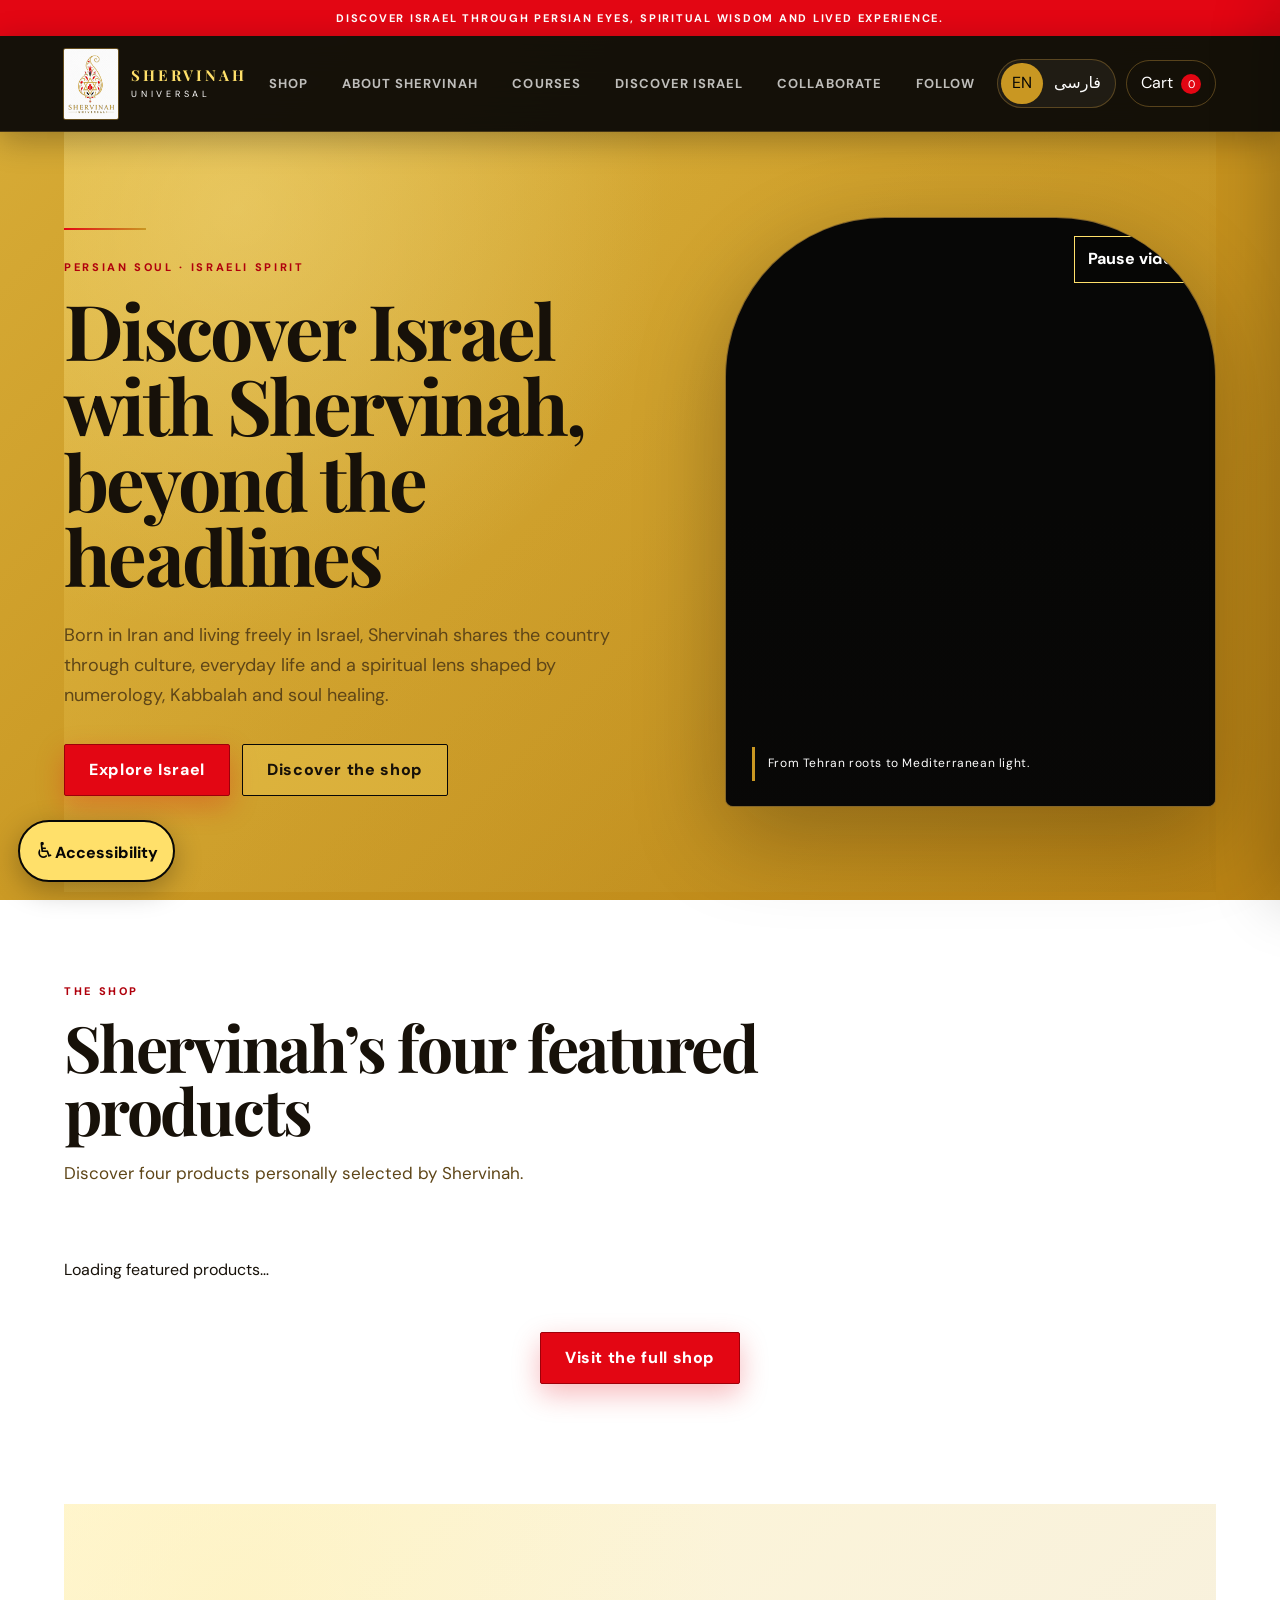
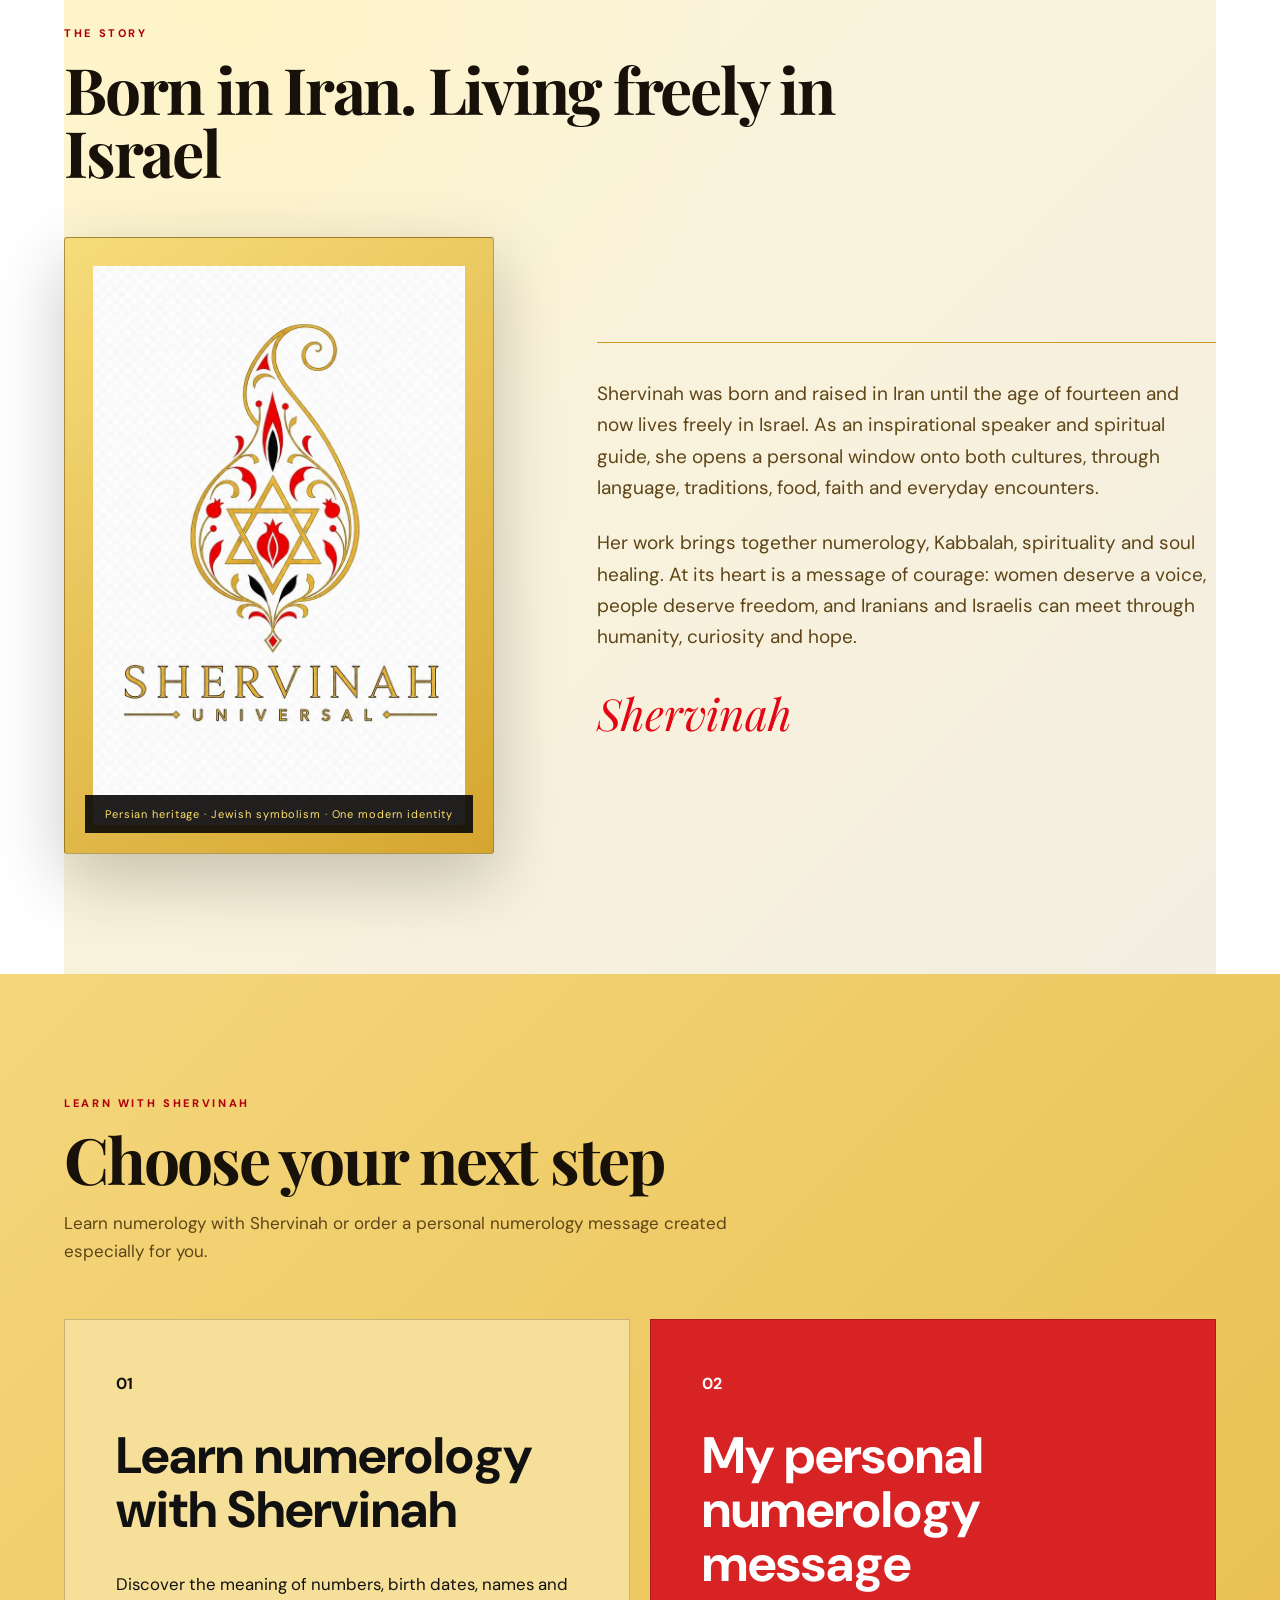
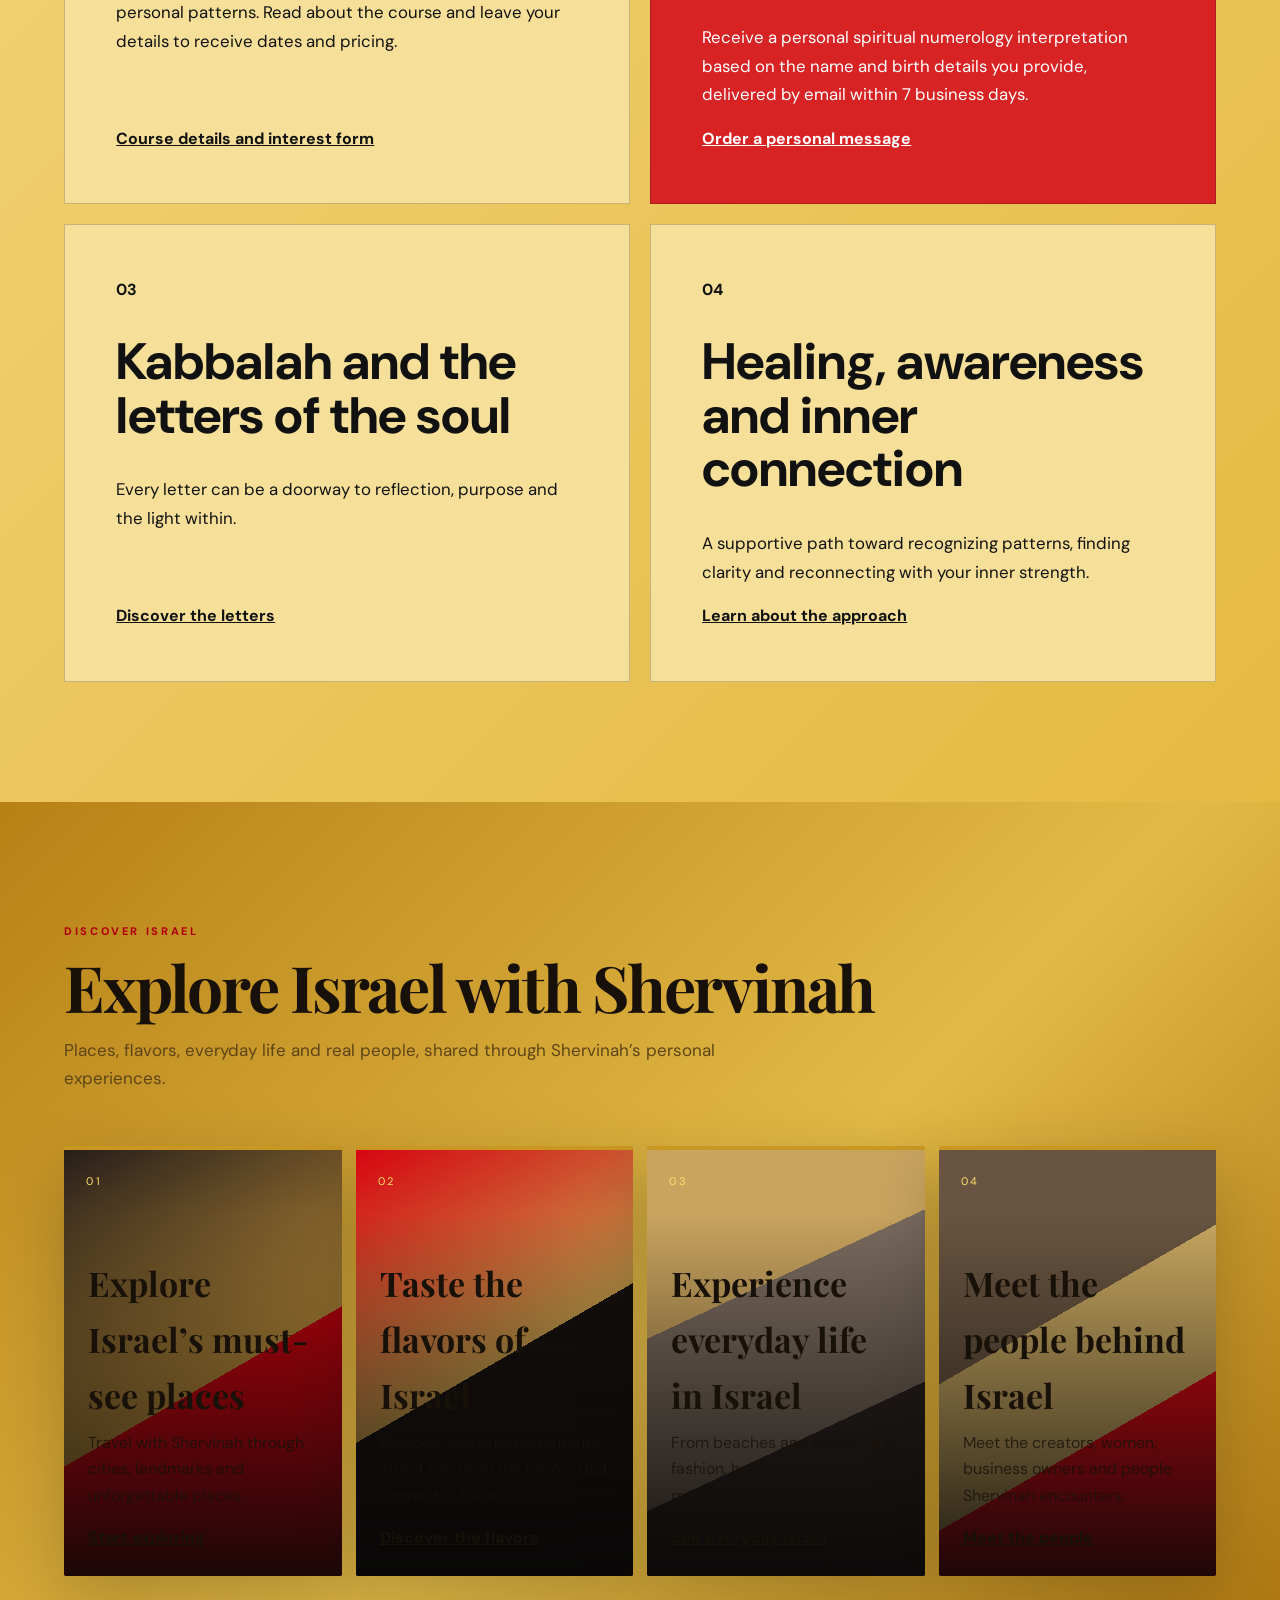
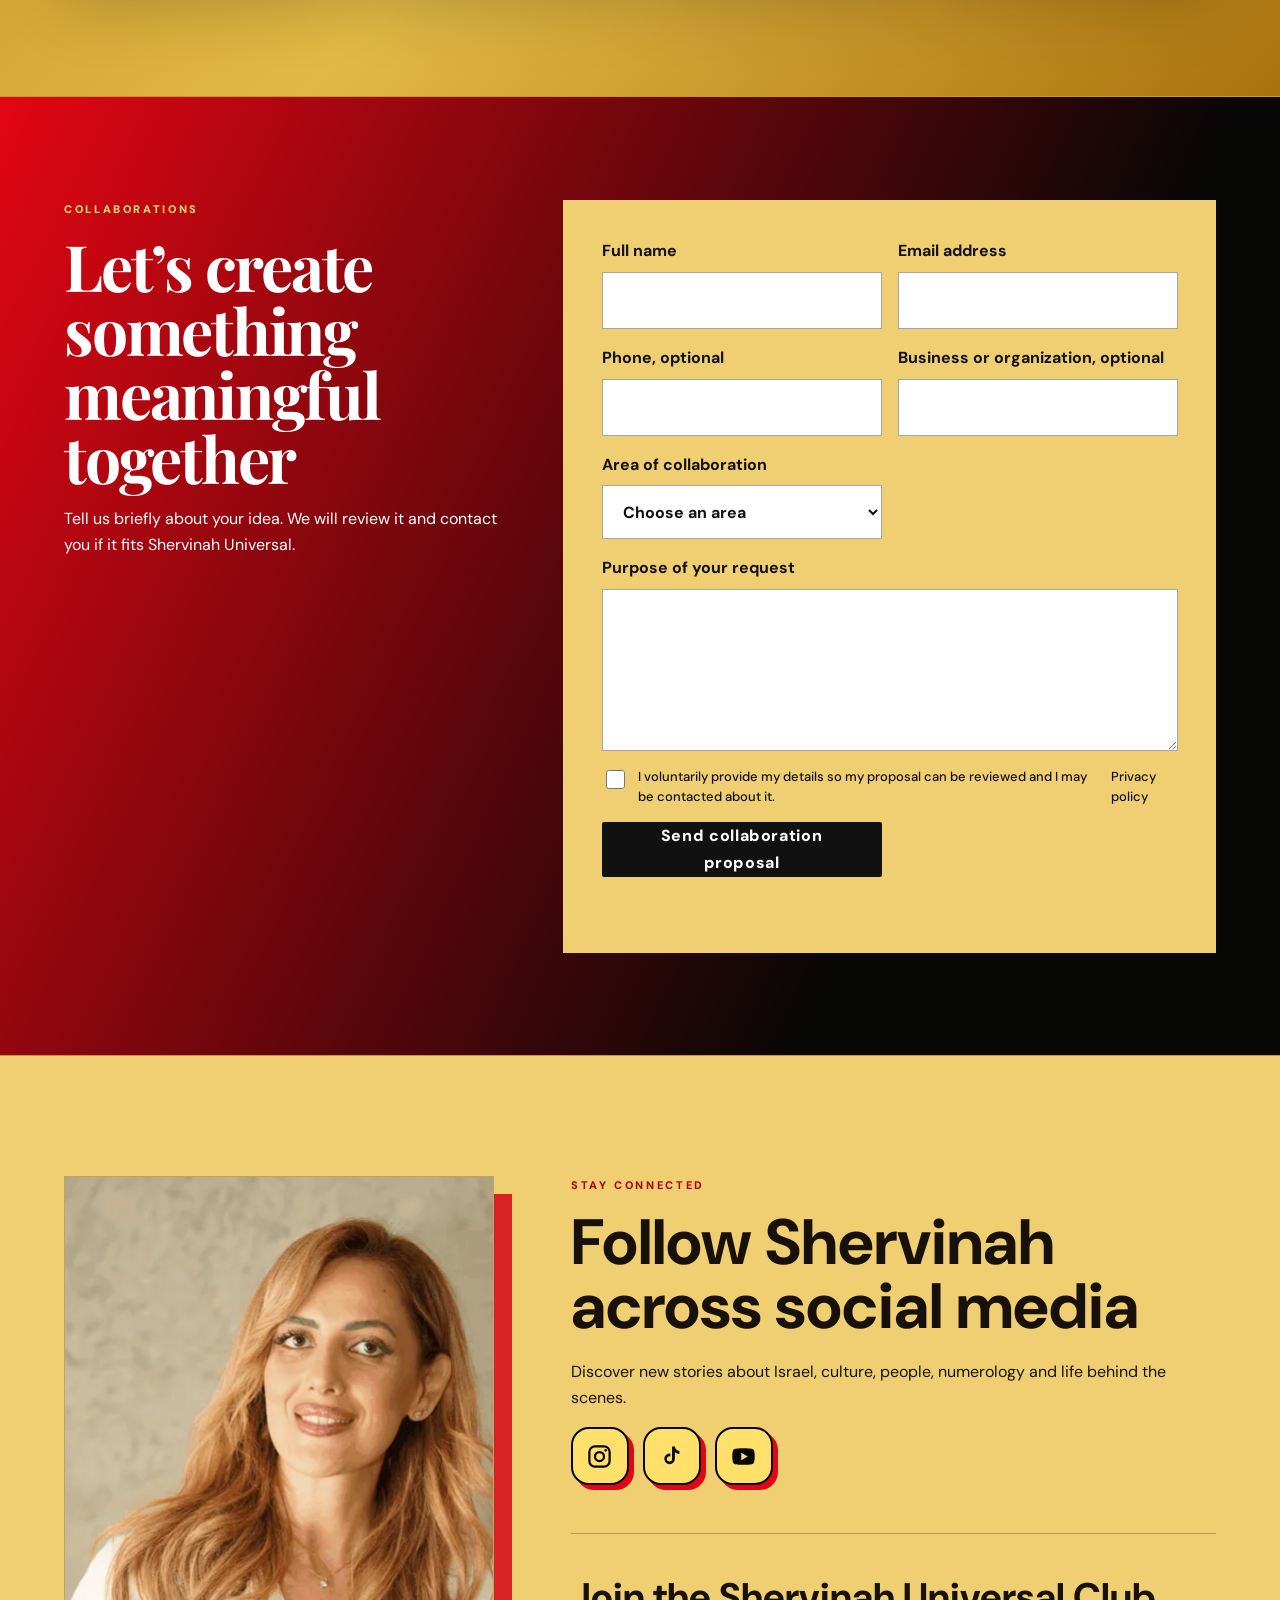
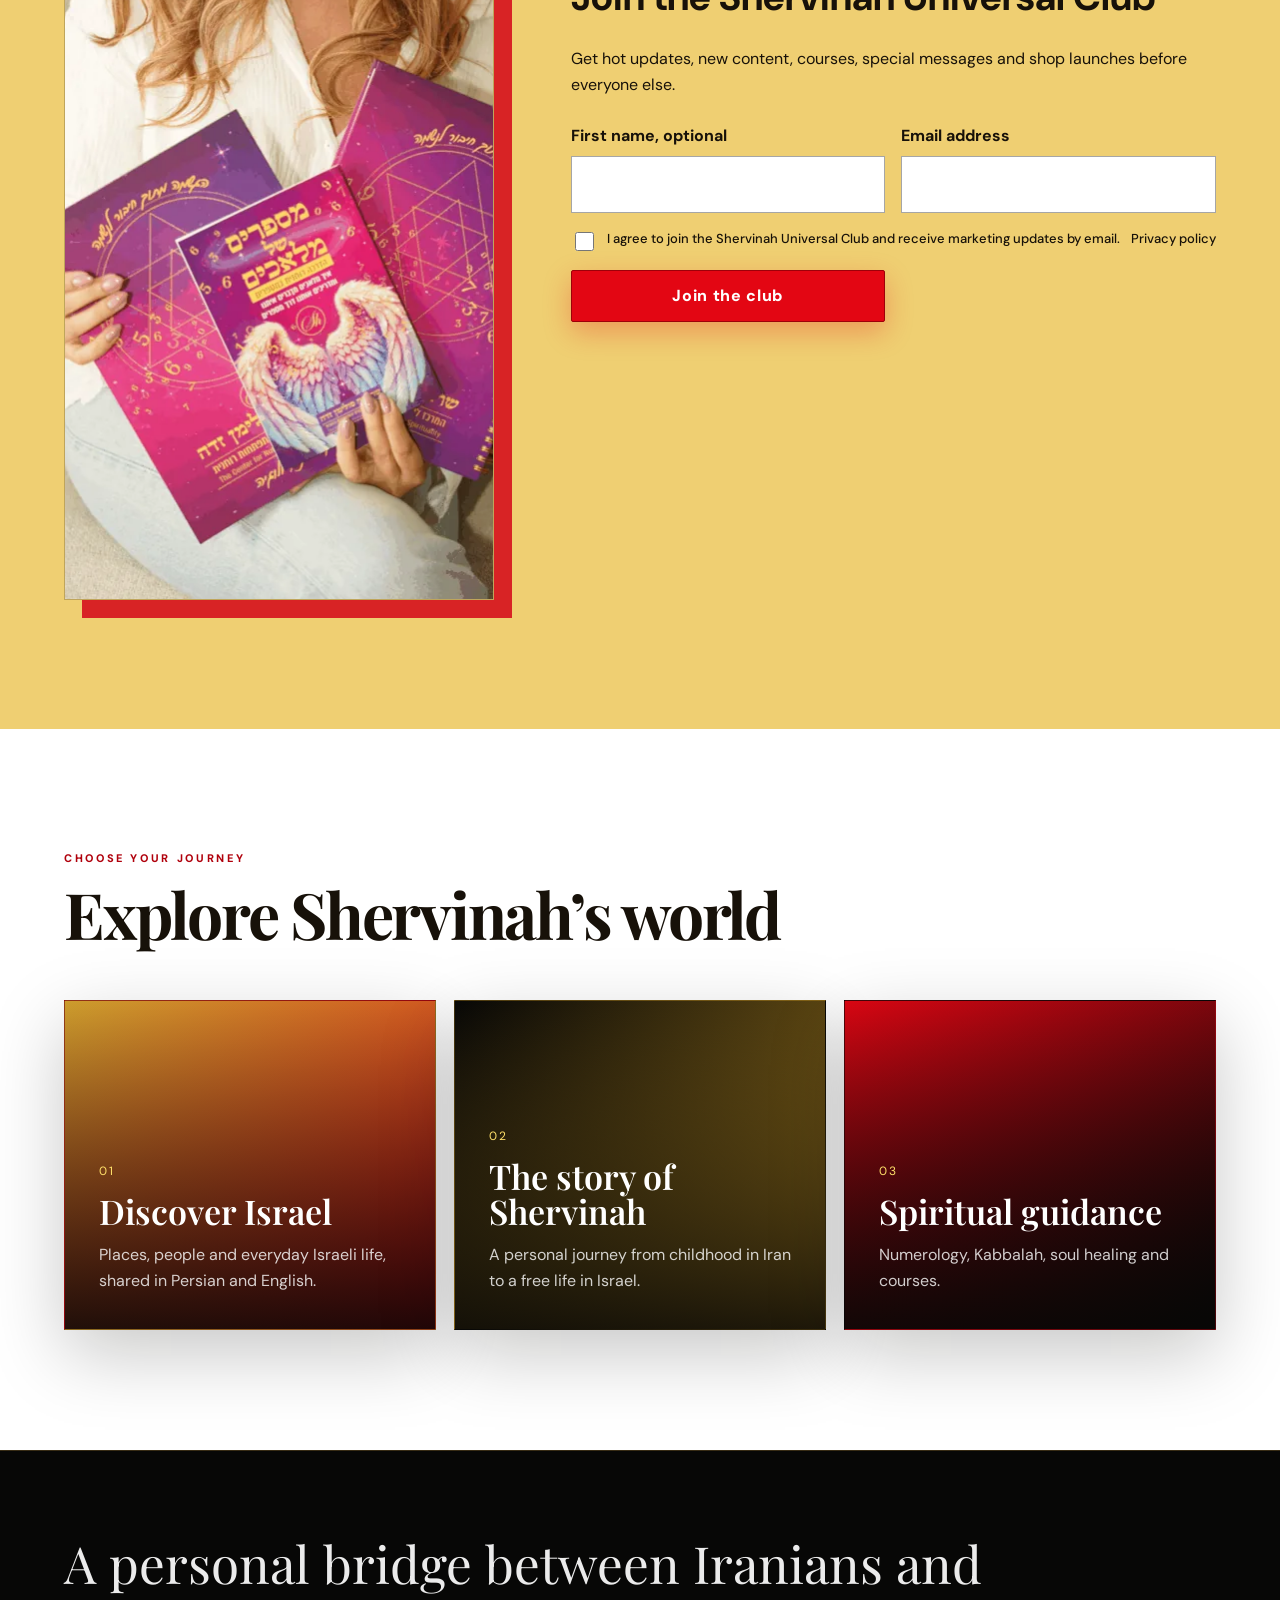
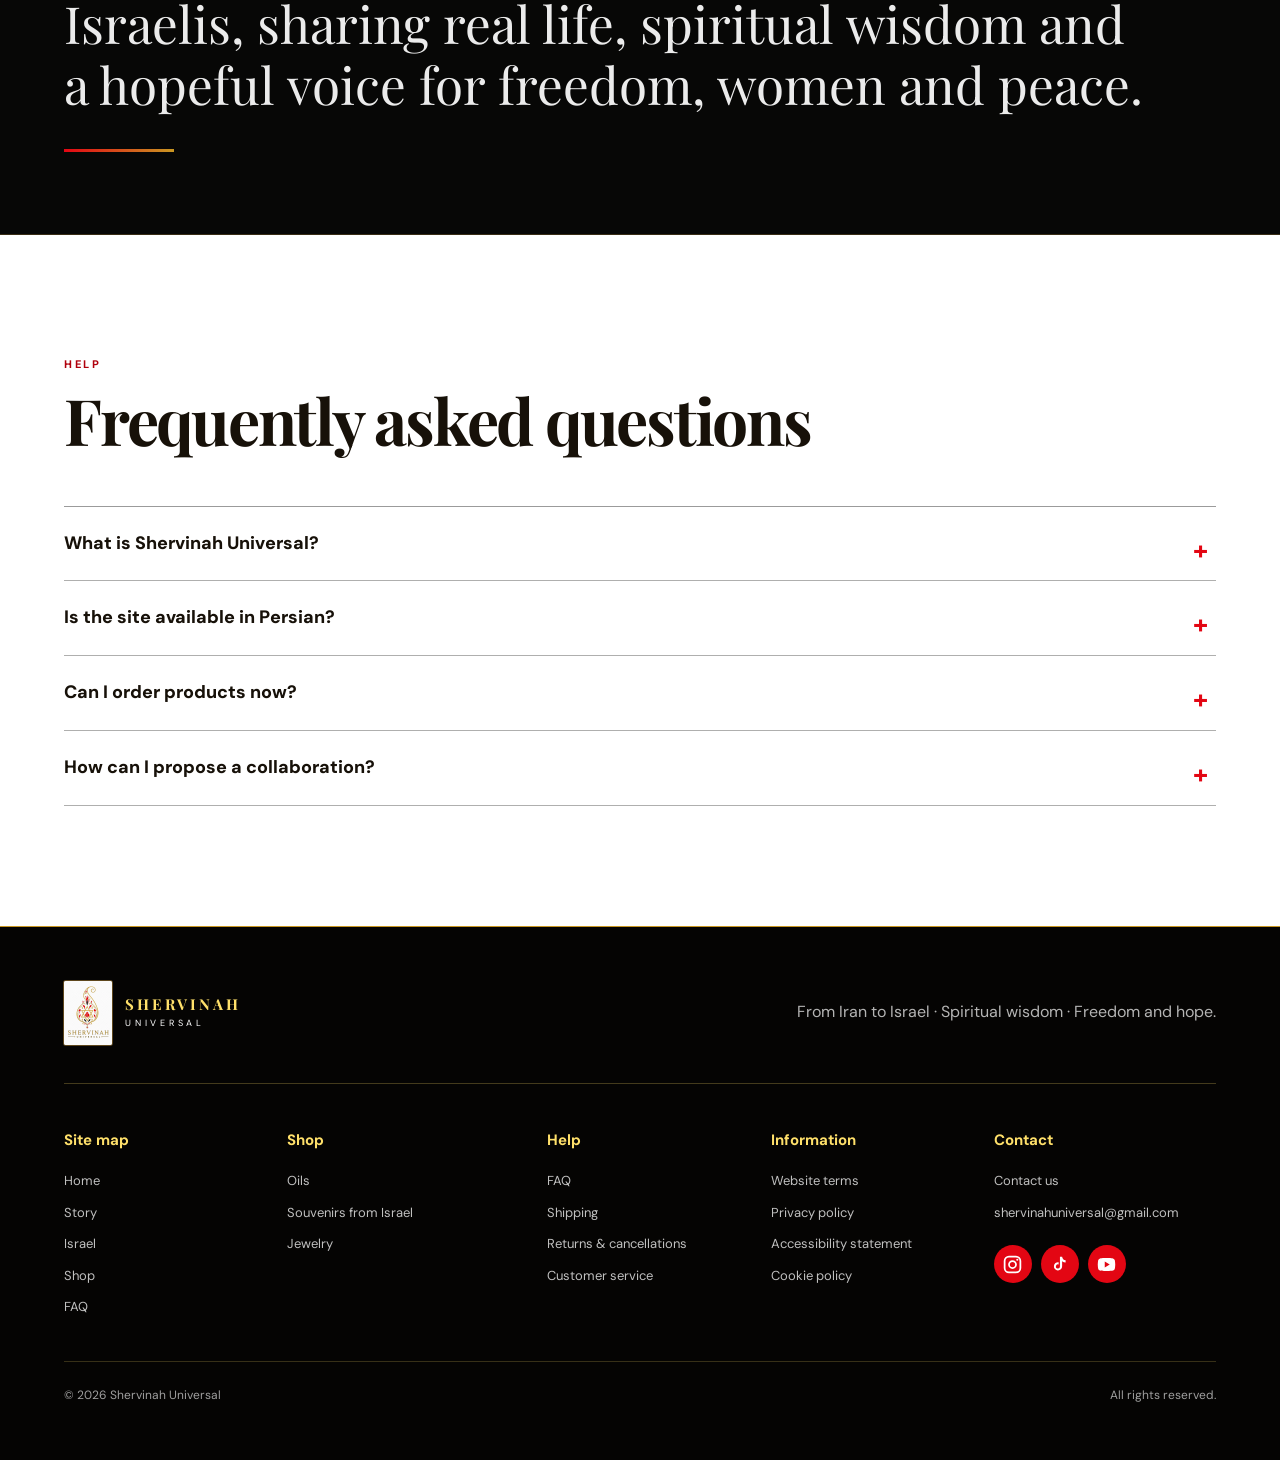
<file: index.html>
<!doctype html>
<html lang="en" dir="ltr">
<head>
 <meta charset="utf-8" />
 <meta name="viewport" content="width=device-width, initial-scale=1" />
 <meta name="description" content="Shervinah Universal, Persian soul, Israeli spirit, stories, culture and meaningful creations." />
 <title>Shervinah Universal</title><link rel="icon" href="assets/favicon/favicon-32.png" sizes="32x32" type="image/png"><link rel="icon" href="assets/favicon/favicon-16.png" sizes="16x16" type="image/png"><link rel="icon" href="assets/favicon/favicon.ico" sizes="48x48"><link rel="apple-touch-icon" href="assets/favicon/apple-touch-icon.png"><link rel="canonical" href="https://www.shervinahuniversal.com/"><meta property="og:type" content="website"><meta property="og:site_name" content="Shervinah Universal"><meta property="og:title" content="Shervinah Universal"><meta property="og:description" content="Shervinah Universal, Persian soul, Israeli spirit, stories, culture and meaningful creations."><meta property="og:image" content="https://www.shervinahuniversal.com/assets/favicon/og-image.jpg"><meta property="og:url" content="https://www.shervinahuniversal.com/"><meta name="twitter:card" content="summary_large_image"><meta name="twitter:title" content="Shervinah Universal"><meta name="twitter:description" content="Shervinah Universal, Persian soul, Israeli spirit, stories, culture and meaningful creations."><meta name="twitter:image" content="https://www.shervinahuniversal.com/assets/favicon/og-image.jpg"><script async src="https://www.googletagmanager.com/gtag/js?id=G-7BXHJC7DZ1"></script><script>window.dataLayer=window.dataLayer||[];function gtag(){dataLayer.push(arguments);}gtag('js',new Date());gtag('config','G-7BXHJC7DZ1');</script>
 <link rel="preconnect" href="https://fonts.googleapis.com">
 <link rel="preconnect" href="https://fonts.gstatic.com" crossorigin>
 <link href="https://fonts.googleapis.com/css2?family=DM+Sans:wght@400;500;600;700&family=Playfair+Display:wght@500;600;700&family=Vazirmatn:wght@400;500;600;700&display=swap" rel="stylesheet">
 <link rel="stylesheet" href="styles.css?v=home-cart-1" />
<link rel="stylesheet" href="commerce.css?v=store-5"></head>
<body id="top">
 <a class="skip-link" href="#mainContent" data-i18n="skipContent">Skip to main content</a>
 <div class="announcement" data-i18n="announcement">Discover Israel through Persian eyes, spiritual wisdom and lived experience.</div>

 <header class="site-header">
 <a class="brand" href="#top" aria-label="Shervinah Universal home">
 <span class="brand-mark"><img src="assets/images/shervinah-logo-modern-web.webp" width="768" height="1152" alt="" /></span>
 <span class="brand-copy"><strong>SHERVINAH</strong><small>UNIVERSAL</small></span>
 </a>

 <button class="mobile-nav-toggle" id="mobileNavToggle" type="button" aria-controls="mainNavigation" aria-expanded="false" data-en="Menu" data-fa="منو">Menu</button>
    <nav class="desktop-nav" id="mainNavigation" aria-label="Main navigation">
      <a href="#shop" data-en="Shop" data-fa="فروشگاه">Shop</a>
      <a href="#story" data-en="About Shervinah" data-fa="درباره شروینا">About Shervinah</a>
      <a href="#spiritual" data-en="Courses" data-fa="دوره‌ها">Courses</a>
      <a href="#israel" data-en="Discover Israel" data-fa="کشف اسرائیل">Discover Israel</a>
      <a href="#collaborate" data-en="Collaborate" data-fa="همکاری">Collaborate</a>
      <a href="#community" data-en="Follow" data-fa="دنبال کردن">Follow</a>
    </nav>

 <div class="header-actions">
 <div class="language-switch" aria-label="Language switcher">
 <button class="lang-btn active" data-lang="en">EN</button>
 <button class="lang-btn" data-lang="fa">فارسی</button>
 </div>
 <button class="cart-button" id="cartButton" aria-label="Shopping cart">
 <span data-i18n="cart">Cart</span>
 <span class="cart-count" id="cartCount">0</span>
 </button>
 </div>
 </header>

 <main id="mainContent">
<section class="hero section-shell">
 <div class="hero-copy reveal">
 <p class="eyebrow" data-i18n="heroEyebrow">PERSIAN SOUL · ISRAELI SPIRIT</p>
 <h1 data-i18n="heroTitle">Discover Israel with Shervinah, beyond the headlines</h1>
 <p class="hero-text" data-i18n="heroText">Born in Iran and living freely in Israel, Shervinah shares the country through culture, everyday life and a spiritual lens shaped by numerology, Kabbalah and soul healing.</p>
 <div class="hero-actions">
 <a class="button button-primary" href="#israel" data-i18n="exploreIsrael">Explore Israel</a>
 <a class="button button-ghost" href="#shop" data-i18n="discoverShop">Discover the shop</a>
 </div>
 </div>

 <div class="hero-art hero-video-wrap reveal">
 <video class="hero-video" autoplay muted loop playsinline preload="metadata" aria-label="Shervinah exploring Israel">
 <source src="assets/videos/shervinah-website-hero-30s-corrected.mp4" type="video/mp4" />
 </video>
 <div class="hero-video-shade" aria-hidden="true"></div>
 <div class="hero-caption" data-i18n="heroCaption">From Tehran roots to Mediterranean light.</div>
 <button class="video-toggle" id="videoToggle" type="button" aria-pressed="false" data-i18n="pauseVideo">Pause video</button>
 </div>
 </section>

<section id="shop" class="featured-products section-shell section-pad" aria-labelledby="featuredTitle">
 <div class="section-heading reveal">
 <p class="eyebrow" data-en="THE SHOP" data-fa="فروشگاه">THE SHOP</p>
 <h2 id="featuredTitle" data-en="Shervinah’s four featured products" data-fa="چهار محصول منتخب شروینا">Shervinah’s four featured products</h2>
 <p class="section-subtitle" data-en="Discover four products personally selected by Shervinah." data-fa="چهار محصول منتخب شروینا را کشف کنید.">Discover four products personally selected by Shervinah.</p>
 </div>
 <div class="featured-product-grid" id="featuredProductGrid" aria-live="polite"><p data-en="Loading featured products…" data-fa="در حال بارگیری محصولات منتخب…">Loading featured products…</p></div>
 <div class="section-action"><a class="button button-primary" href="shop.html" data-en="Visit the full shop" data-fa="دیدن فروشگاه کامل">Visit the full shop</a></div>
 </section>

<section id="story" class="story section-shell section-pad">
 <div class="section-heading reveal">
 <p class="eyebrow" data-i18n="storyEyebrow">THE STORY</p>
 <h2 data-i18n="storyTitle">Born in Iran. Living freely in Israel</h2>
 </div>
 <div class="story-grid">
 <div class="story-visual reveal">
 <div class="portrait-frame brand-showcase">
 <img src="assets/images/shervinah-logo-modern-web.webp" width="768" height="1152" alt="Shervinah Universal Persian and Jewish heritage logo" loading="lazy" />
 <span class="brand-showcase-label" data-i18n="portraitPlaceholder">Persian heritage · Jewish symbolism · One modern identity</span>
 </div>
 </div>
 <div class="story-copy reveal">
 <p data-i18n="storyP1">Shervinah was born and raised in Iran until the age of fourteen and now lives freely in Israel. As an inspirational speaker and spiritual guide, she opens a personal window onto both cultures, through language, traditions, food, faith and everyday encounters.</p>
 <p data-i18n="storyP2">Her work brings together numerology, Kabbalah, spirituality and soul healing. At its heart is a message of courage: women deserve a voice, people deserve freedom, and Iranians and Israelis can meet through humanity, curiosity and hope.</p>
 <div class="signature">Shervinah</div>
 </div>
 </div>
 </section>

<section id="spiritual" class="services-section section-pad">
 <div class="section-shell">
 <div class="section-heading reveal">
 <p class="eyebrow" data-en="LEARN WITH SHERVINAH" data-fa="با شروینا بیاموزید">LEARN WITH SHERVINAH</p>
 <h2 data-en="Choose your next step" data-fa="قدم بعدی خود را انتخاب کنید">Choose your next step</h2>
 <p class="section-subtitle" data-en="Learn numerology with Shervinah or order a personal numerology message created especially for you." data-fa="با شروینا عددشناسی بیاموزید یا پیام شخصی عددشناسی ویژه خود را سفارش دهید.">Learn numerology with Shervinah or order a personal numerology message created especially for you.</p>
 </div>
 <div class="service-choice-grid">
 <a class="service-choice course-choice reveal" href="course.html"><span>01</span><h3 data-en="Learn numerology with Shervinah" data-fa="عددشناسی را با شروینا بیاموزید">Learn numerology with Shervinah</h3><p data-en="Discover the meaning of numbers, birth dates, names and personal patterns. Read about the course and leave your details to receive dates and pricing." data-fa="معنای اعداد، تاریخ تولد، نام و الگوهای شخصی را کشف کنید. درباره دوره بیشتر بخوانید و برای دریافت زمان و قیمت، اطلاعات خود را ثبت کنید.">Discover the meaning of numbers, birth dates, names and personal patterns.</p><strong data-en="Course details and interest form" data-fa="جزئیات دوره و فرم علاقه‌مندی">Course details and interest form</strong></a>
 <a class="service-choice message-choice reveal" href="personal-message.html"><span>02</span><h3 data-en="My personal numerology message" data-fa="پیام شخصی عددشناسی برای شما">My personal numerology message</h3><p data-en="Receive a personal spiritual numerology interpretation based on the name and birth details you provide, delivered by email within 7 business days." data-fa="بر اساس نام و تاریخ تولد خود، یک تفسیر شخصی و معنوی عددشناسی دریافت کنید که حداکثر تا ۷ روز کاری با ایمیل ارسال می‌شود.">Receive a personal spiritual numerology interpretation delivered by email within 7 business days.</p><strong data-en="Order a personal message" data-fa="سفارش پیام شخصی">Order a personal message</strong></a>
 <a class="service-choice kabbalah-choice reveal" href="explore.html?topic=kabbalah"><span>03</span><h3 data-en="Kabbalah and the letters of the soul" data-fa="کابالا و حروف روح">Kabbalah and the letters of the soul</h3><p data-en="Every letter can be a doorway to reflection, purpose and the light within." data-fa="هر حرف می‌تواند دری به تأمل، رسالت و نور درون باشد.">Every letter can be a doorway to reflection, purpose and the light within.</p><strong data-en="Discover the letters" data-fa="کشف حروف">Discover the letters</strong></a>
 <a class="service-choice healing-choice reveal" href="explore.html?topic=healing"><span>04</span><h3 data-en="Healing, awareness and inner connection" data-fa="شفا، آگاهی و ارتباط درونی">Healing, awareness and inner connection</h3><p data-en="A supportive path toward recognizing patterns, finding clarity and reconnecting with your inner strength." data-fa="مسیری حمایتی برای شناخت الگوها، یافتن وضوح و اتصال دوباره به نیروی درون.">A supportive path toward recognizing patterns, finding clarity and reconnecting with your inner strength.</p><strong data-en="Learn about the approach" data-fa="آشنایی با رویکرد">Learn about the approach</strong></a>
 </div>
 </div>
 </section>

<section id="israel" class="destinations section-pad">
 <div class="section-shell">
 <div class="section-heading reveal">
 <p class="eyebrow" data-en="DISCOVER ISRAEL" data-fa="کشف اسرائیل">DISCOVER ISRAEL</p>
 <h2 data-en="Explore Israel with Shervinah" data-fa="اسرائیل را با شروینا کشف کنید">Explore Israel with Shervinah</h2>
 <p class="section-subtitle" data-en="Places, flavors, everyday life and real people, shared through Shervinah’s personal experiences." data-fa="مکان‌ها، طعم‌ها، زندگی روزمره و آدم‌های واقعی از دریچه تجربه‌های شخصی شروینا.">Places, flavors, everyday life and real people, shared through Shervinah’s personal experiences.</p>
 </div>
 <div class="destination-grid">
 <a class="destination-card jerusalem reveal" href="explore.html?topic=places"><div class="destination-number">01</div><div class="destination-content"><h3 data-en="Explore Israel’s must-see places" data-fa="دیدنی‌های شگفت‌انگیز اسرائیل را کشف کنید">Explore Israel’s must-see places</h3><p data-en="Travel with Shervinah through cities, landmarks and unforgettable places." data-fa="با شروینا به شهرها، مکان‌های دیدنی و گوشه‌های فراموش‌نشدنی اسرائیل سفر کن.">Travel with Shervinah through cities, landmarks and unforgettable places.</p><strong data-en="Start exploring" data-fa="شروع سفر">Start exploring</strong></div></a>
 <a class="destination-card jaffa reveal" href="explore.html?topic=flavors"><div class="destination-number">02</div><div class="destination-content"><h3 data-en="Taste the flavors of Israel" data-fa="طعم‌های واقعی اسرائیل را تجربه کنید">Taste the flavors of Israel</h3><p data-en="Discover markets, restaurants, street food and the flavors that connect cultures." data-fa="بازارها، رستوران‌ها، غذاهای خیابانی و طعم‌هایی را بشناس که فرهنگ‌ها را به هم پیوند می‌دهند.">Discover markets, restaurants, street food and the flavors that connect cultures.</p><strong data-en="Discover the flavors" data-fa="کشف طعم‌ها">Discover the flavors</strong></div></a>
 <a class="destination-card telaviv reveal" href="explore.html?topic=everyday"><div class="destination-number">03</div><div class="destination-content"><h3 data-en="Experience everyday life in Israel" data-fa="زندگی واقعی در اسرائیل را از نزدیک ببینید">Experience everyday life in Israel</h3><p data-en="From beaches and shopping to fashion, holidays and everyday moments." data-fa="از ساحل و خرید تا مد، جشن‌ها و لحظه‌های واقعی زندگی روزمره.">From beaches and shopping to fashion, holidays and everyday moments.</p><strong data-en="See everyday Israel" data-fa="دیدن زندگی روزمره">See everyday Israel</strong></div></a>
 <a class="destination-card haifa reveal" href="explore.html?topic=people"><div class="destination-number">04</div><div class="destination-content"><h3 data-en="Meet the people behind Israel" data-fa="با آدم‌های واقعی اسرائیل آشنا شوید">Meet the people behind Israel</h3><p data-en="Meet the creators, women, business owners and people Shervinah encounters." data-fa="با زنان، هنرمندان، صاحبان کسب‌وکار و آدم‌هایی که شروینا در مسیرش می‌بیند آشنا شو.">Meet the creators, women, business owners and people Shervinah encounters.</p><strong data-en="Meet the people" data-fa="آشنایی با آدم‌ها">Meet the people</strong></div></a>
 </div>
 </div>
 </section>

<section id="collaborate" class="collaboration full-bleed">
 <div class="section-shell collaboration-form-layout reveal">
 <div><p class="eyebrow light" data-en="COLLABORATIONS" data-fa="همکاری‌ها">COLLABORATIONS</p><h2 data-en="Let’s create something meaningful together" data-fa="بیایید با هم چیزی معنادار بسازیم">Let’s create something meaningful together</h2><p data-en="Tell us briefly about your idea. We will review it and contact you if it fits Shervinah Universal." data-fa="کمی درباره پیشنهاد خود برای ما بنویسید. آن را بررسی می‌کنیم و اگر با فعالیت شروینا یونیورسال هماهنگ باشد، با شما تماس می‌گیریم.">Tell us briefly about your idea.</p></div>
 <form class="lead-form collaboration-form" data-lead-form data-form-type="collaboration">
 <label><span data-en="Full name" data-fa="نام و نام خانوادگی">Full name</span><input name="full_name" autocomplete="name" required></label>
 <label><span data-en="Email address" data-fa="آدرس ایمیل">Email address</span><input type="email" name="email" autocomplete="email" required></label>
 <label><span data-en="Phone, optional" data-fa="شماره تلفن، اختیاری">Phone, optional</span><input type="tel" name="phone" autocomplete="tel"></label>
 <label><span data-en="Business or organization, optional" data-fa="نام کسب‌وکار یا سازمان، اختیاری">Business or organization, optional</span><input name="organization" autocomplete="organization"></label>
 <label><span data-en="Area of collaboration" data-fa="زمینه همکاری">Area of collaboration</span><select name="request_area" required><option value="" data-en="Choose an area" data-fa="یک زمینه انتخاب کن">Choose an area</option><option value="tourism" data-en="Tourism and hospitality" data-fa="گردشگری و مهمان‌نوازی">Tourism and hospitality</option><option value="culture" data-en="Culture and events" data-fa="فرهنگ و رویدادها">Culture and events</option><option value="speaking" data-en="Speaking and appearances" data-fa="سخنرانی و حضور در برنامه‌ها">Speaking and appearances</option><option value="spiritual" data-en="Spirituality and numerology" data-fa="معنویت و عددشناسی">Spirituality and numerology</option><option value="lifestyle" data-en="Fashion, beauty and lifestyle" data-fa="مد، زیبایی و سبک زندگی">Fashion, beauty and lifestyle</option><option value="products" data-en="Products and commerce" data-fa="محصولات و تجارت">Products and commerce</option><option value="content" data-en="Social media and content" data-fa="شبکه‌های اجتماعی و تولید محتوا">Social media and content</option><option value="media" data-en="Media and interviews" data-fa="رسانه و مصاحبه">Media and interviews</option><option value="other" data-en="Other" data-fa="سایر">Other</option></select></label>
 <label class="form-full"><span data-en="Purpose of your request" data-fa="هدف درخواست">Purpose of your request</span><textarea name="request_purpose" rows="5" required></textarea></label>
 <label class="privacy-consent form-full"><input type="checkbox" name="service_consent" value="1" required><span data-en="I voluntarily provide my details so my proposal can be reviewed and I may be contacted about it." data-fa="اطلاعاتم را با رضایت برای بررسی پیشنهاد همکاری و تماس درباره آن ارائه می‌دهم.">I voluntarily provide my details so my proposal can be reviewed and I may be contacted about it.</span> <a href="privacy.html" data-en="Privacy policy" data-fa="سیاست حفظ حریم خصوصی">Privacy policy</a></label>
 <input class="hp-field" name="website" tabindex="-1" autocomplete="off" aria-hidden="true">
 <button class="button button-light" type="submit" data-en="Send collaboration proposal" data-fa="ارسال پیشنهاد همکاری">Send collaboration proposal</button><p class="form-message form-full" aria-live="polite"></p>
 </form>
 </div>
 </section>

<section id="community" class="community-section section-pad">
 <div class="section-shell community-layout">
 <div class="community-photo reveal"><img src="assets/images/shervinah-community.webp" width="683" height="1024" alt="Shervinah presenting her numerology creations" data-community-image loading="lazy"></div>
 <div class="community-content reveal">
 <p class="eyebrow" data-en="STAY CONNECTED" data-fa="همراه شروینا بمانید">STAY CONNECTED</p>
 <h2 data-en="Follow Shervinah across social media" data-fa="شروینا را در شبکه‌های اجتماعی دنبال کنید">Follow Shervinah across social media</h2>
 <p data-en="Discover new stories about Israel, culture, people, numerology and life behind the scenes." data-fa="داستان‌های تازه درباره اسرائیل، فرهنگ، مردم، عددشناسی و لحظه‌های پشت صحنه را دنبال کنید.">Discover new stories about Israel, culture, people, numerology and life behind the scenes.</p>
 <div class="community-actions social-icon-actions"><a class="social-icon-button" href="https://www.instagram.com/shervinah.universal/" target="_blank" rel="noopener" aria-label="Shervinah Universal on Instagram" title="Instagram"><svg viewBox="0 0 24 24" role="img" aria-hidden="true"><rect x="3" y="3" width="18" height="18" rx="5" fill="none" stroke="currentColor" stroke-width="2"/><circle cx="12" cy="12" r="4" fill="none" stroke="currentColor" stroke-width="2"/><circle cx="17.5" cy="6.5" r="1.2" fill="currentColor"/></svg></a><a class="social-icon-button" href="https://www.tiktok.com/@shervinah.universal" target="_blank" rel="noopener" aria-label="Shervinah Universal on TikTok" title="TikTok"><svg viewBox="0 0 24 24" role="img" aria-hidden="true"><path d="M15 3v11.1a4.7 4.7 0 1 1-4-4.65v2.55a2.3 2.3 0 1 0 1.5 2.16V3h2.5c.35 2.15 1.65 3.7 4 4.2v2.55A7.2 7.2 0 0 1 15 8.3V3Z" fill="currentColor"/></svg></a><a class="social-icon-button youtube" href="https://youtube.com/@shervinah.universal" target="_blank" rel="noopener" aria-label="Shervinah Universal on YouTube" title="YouTube"><svg viewBox="0 0 24 24" role="img" aria-hidden="true"><path d="M21.5 7.2a3 3 0 0 0-2.1-2.1C17.5 4.6 12 4.6 12 4.6s-5.5 0-7.4.5a3 3 0 0 0-2.1 2.1A31 31 0 0 0 2 12a31 31 0 0 0 .5 4.8 3 3 0 0 0 2.1 2.1c1.9.5 7.4.5 7.4.5s5.5 0 7.4-.5a3 3 0 0 0 2.1-2.1A31 31 0 0 0 22 12a31 31 0 0 0-.5-4.8ZM10 15.3V8.7l5.7 3.3L10 15.3Z" fill="currentColor"/></svg></a></div>
 <div class="club-signup"><h3 data-en="Join the Shervinah Universal Club" data-fa="به باشگاه شروینا یونیورسال بپیوندید">Join the Shervinah Universal Club</h3><p data-en="Get hot updates, new content, courses, special messages and shop launches before everyone else." data-fa="تازه‌ترین خبرها، محتوا، دوره‌ها، پیام‌های ویژه و محصولات جدید را زودتر از دیگران دریافت کنید.">Get hot updates, new content, courses, special messages and shop launches before everyone else.</p>
 <form class="lead-form compact-form" data-lead-form data-form-type="club">
 <label><span data-en="First name, optional" data-fa="نام، اختیاری">First name, optional</span><input name="first_name" autocomplete="given-name"></label>
 <label><span data-en="Email address" data-fa="آدرس ایمیل">Email address</span><input type="email" name="email" autocomplete="email" required></label>
 <label class="privacy-consent"><input type="checkbox" name="marketing_consent" value="1" required><span data-en="I agree to join the Shervinah Universal Club and receive marketing updates by email." data-fa="با عضویت در باشگاه شروینا یونیورسال و دریافت ایمیل‌های خبری و بازاریابی موافقم.">I agree to join the Shervinah Universal Club and receive marketing updates by email.</span> <a href="privacy.html" data-en="Privacy policy" data-fa="سیاست حفظ حریم خصوصی">Privacy policy</a></label>
 <input class="hp-field" name="website" tabindex="-1" autocomplete="off" aria-hidden="true">
 <button class="button button-primary" type="submit" data-en="Join the club" data-fa="عضویت در باشگاه">Join the club</button><p class="form-message" aria-live="polite"></p>
 </form>
 </div>
 </div>
 </div>
 </section>

<section class="gateway section-shell section-pad" aria-labelledby="gatewayTitle">
 <div class="section-heading reveal"><p class="eyebrow" data-i18n="gatewayEyebrow">CHOOSE YOUR JOURNEY</p><h2 id="gatewayTitle" data-i18n="gatewayTitle">Explore Shervinah’s world</h2></div>
 <div class="gateway-grid">
 <a class="gateway-card gateway-israel reveal" href="#israel"><span>01</span><h3 data-i18n="gatewayIsrael">Discover Israel</h3><p data-i18n="gatewayIsraelText">Places, people and everyday Israeli life, shared in Persian and English.</p></a>
 <a class="gateway-card gateway-story reveal" href="#story"><span>02</span><h3 data-i18n="gatewayStory">The story of Shervinah</h3><p data-i18n="gatewayStoryText">A personal journey from childhood in Iran to a free life in Israel.</p></a>
 <a class="gateway-card gateway-shop reveal" href="explore.html?topic=numerology"><span>03</span><h3 data-i18n="gatewayShop">Spiritual guidance</h3><p data-i18n="gatewayShopText">Numerology, Kabbalah, soul healing and courses.</p></a>
 </div>
 </section>

<section class="manifesto full-bleed">
 <div class="manifesto-inner section-shell reveal">
 <p data-i18n="manifesto">A personal bridge between Iranians and Israelis, sharing real life, spiritual wisdom and a hopeful voice for freedom, women and peace.</p>
 </div>
 </section>

<section id="faq" class="faq section-shell section-pad">
 <div class="section-heading reveal"><p class="eyebrow" data-i18n="faqEyebrow">HELP</p><h2 data-i18n="faqTitle">Frequently asked questions</h2></div>
 <div class="faq-list reveal">
 <details><summary data-i18n="faqQ1">What is Shervinah Universal?</summary><p data-i18n="faqA1">A Persian-and-English platform where Shervinah shares Israel, her journey from Iran, numerology, Kabbalah, spirituality and soul healing.</p></details>
 <details><summary data-i18n="faqQ2">Is the site available in Persian?</summary><p data-i18n="faqA2">Yes. Use the language switch at the top of every page for full right-to-left Persian.</p></details>
 <details><summary data-i18n="faqQ3">Can I order products now?</summary><p data-i18n="faqA3">The collections are being prepared. Secure online checkout will be added later.</p></details>
 <details><summary data-i18n="faqQ4">How can I propose a collaboration?</summary><p><a href="mailto:shervinahuniversal@gmail.com">shervinahuniversal@gmail.com</a></p></details>
 </div>
 </section>
</main>

 <footer class="site-footer">
 <div class="section-shell footer-brand-row">
 <div class="brand footer-brand"><span class="brand-mark"><img src="assets/images/shervinah-logo-modern-web.webp" width="768" height="1152" alt="" loading="lazy" /></span><span class="brand-copy"><strong>SHERVINAH</strong><small>UNIVERSAL</small></span></div>
 <p data-i18n="footerTagline">From Iran to Israel · Spiritual wisdom · Freedom and hope.</p>
 </div>
 <div class="section-shell footer-columns">
 <section><h2 data-i18n="footerMap">Site map</h2><a href="#mainContent" data-i18n="home">Home</a><a href="#story" data-i18n="navStory">Story</a><a href="#israel" data-i18n="navIsrael">Israel</a><a href="#shop" data-i18n="navShop">Shop</a><a href="#faq" data-i18n="faqTitleShort">FAQ</a></section>
 <section><h2 data-i18n="footerShop">Shop</h2><a href="#shop" data-i18n="catOils">Oils</a><a href="#shop" data-i18n="catSouvenirs">Souvenirs from Israel</a><a href="#shop" data-i18n="catJewelry">Jewelry</a></section>
 <section><h2 data-i18n="footerHelp">Help</h2><a href="#faq" data-i18n="faqTitleShort">FAQ</a><a href="shipping.html" data-i18n="shipping">Shipping</a><a href="returns.html" data-i18n="returns">Returns & cancellations</a><a href="contact.html" data-i18n="customerService">Customer service</a></section>
 <section><h2 data-i18n="footerInfo">Information</h2><a href="terms.html" data-i18n="terms">Website terms</a><a href="privacy.html" data-i18n="privacy">Privacy policy</a><a href="accessibility.html" data-i18n="accessibility">Accessibility statement</a><a href="cookies.html" data-i18n="cookies">Cookie policy</a></section>
 <section><h2 data-i18n="footerContact">Contact</h2><a href="contact.html" data-i18n="contactUs">Contact us</a><a href="mailto:shervinahuniversal@gmail.com">shervinahuniversal@gmail.com</a><div class="social-links">
 <a href="https://www.instagram.com/shervinah.universal/" target="_blank" rel="noopener" aria-label="Shervinah Universal on Instagram" title="Instagram"><svg viewBox="0 0 24 24" role="img" aria-hidden="true"><rect x="3" y="3" width="18" height="18" rx="5" fill="none" stroke="currentColor" stroke-width="2"/><circle cx="12" cy="12" r="4" fill="none" stroke="currentColor" stroke-width="2"/><circle cx="17.5" cy="6.5" r="1.2" fill="currentColor"/></svg></a>
 <a href="https://www.tiktok.com/@shervinah.universal" target="_blank" rel="noopener" aria-label="Shervinah Universal on TikTok" title="TikTok"><svg viewBox="0 0 24 24" role="img" aria-hidden="true"><path d="M15 3v11.1a4.7 4.7 0 1 1-4-4.65v2.55a2.3 2.3 0 1 0 1.5 2.16V3h2.5c.35 2.15 1.65 3.7 4 4.2v2.55A7.2 7.2 0 0 1 15 8.3V3Z" fill="currentColor"/></svg></a>
 <a href="https://youtube.com/@shervinah.universal" target="_blank" rel="noopener" aria-label="Shervinah Universal on YouTube" title="YouTube"><svg viewBox="0 0 24 24" role="img" aria-hidden="true"><path d="M21.5 7.2a3 3 0 0 0-2.1-2.1C17.5 4.6 12 4.6 12 4.6s-5.5 0-7.4.5a3 3 0 0 0-2.1 2.1A31 31 0 0 0 2 12a31 31 0 0 0 .5 4.8 3 3 0 0 0 2.1 2.1c1.9.5 7.4.5 7.4.5s5.5 0 7.4-.5a3 3 0 0 0 2.1-2.1A31 31 0 0 0 22 12a31 31 0 0 0-.5-4.8ZM10 15.3V8.7l5.7 3.3L10 15.3Z" fill="currentColor"/></svg></a>
</div></section>
 </div>
 <div class="section-shell footer-bottom"><p>© <span id="year"></span> Shervinah Universal</p><p data-i18n="rights">All rights reserved.</p></div>
 </footer>

 <aside class="cart-drawer" id="cartDrawer" aria-hidden="true" role="dialog" aria-modal="true" aria-labelledby="cartTitleHeading"><div class="cart-header"><h2 id="cartTitleHeading" data-i18n="cartTitle">Your cart</h2><button id="closeCart" aria-label="Close cart">×</button></div><div id="cartItems" class="cart-items"></div><div class="cart-footer"><p data-i18n="demoCheckout">Demo mode, checkout will be connected later.</p><a class="button button-primary" href="checkout.html" data-i18n="checkout">Checkout</a></div></aside>
 <div class="cart-backdrop" id="cartBackdrop"></div>

 <button class="accessibility-toggle" id="accessibilityToggle" aria-controls="accessibilityPanel" aria-expanded="false"><span aria-hidden="true">♿</span><span data-i18n="a11yButton">Accessibility</span></button>
 <aside class="accessibility-panel" id="accessibilityPanel" aria-hidden="true" role="dialog" aria-modal="false" aria-labelledby="a11yHeading">
 <div class="accessibility-head"><h2 id="a11yHeading" data-i18n="a11yTitle">Accessibility</h2><button id="accessibilityClose" aria-label="Close">×</button></div>
 <p class="a11y-shortcut" data-i18n="a11yShortcut">Shortcut: Alt + A</p>
 <button data-a11y="font-up"><span aria-hidden="true">T+</span><span data-i18n="a11yFontUp">Increase text</span></button>
 <button data-a11y="font-down"><span aria-hidden="true">T−</span><span data-i18n="a11yFontDown">Decrease text</span></button>
 <button data-a11y="contrast"><span aria-hidden="true">◐</span><span data-i18n="a11yContrast">High contrast</span></button>
 <button data-a11y="grayscale"><span aria-hidden="true">◑</span><span data-i18n="a11yGray">Grayscale</span></button>
 <button data-a11y="links"><span aria-hidden="true">🔗</span><span data-i18n="a11yLinks">Highlight links</span></button>
 <button data-a11y="spacing"><span aria-hidden="true">↔</span><span data-i18n="a11ySpacing">Text spacing</span></button>
 <button data-a11y="line-height"><span aria-hidden="true">↕</span><span data-i18n="a11yLineHeight">Line height</span></button>
 <button data-a11y="readable"><span aria-hidden="true">Aa</span><span data-i18n="a11yReadable">Readable font</span></button>
 <button data-a11y="images"><span aria-hidden="true">▧</span><span data-i18n="a11yImages">Hide images</span></button>
 <button data-a11y="motion"><span aria-hidden="true">Ⅱ</span><span data-i18n="a11yMotion">Stop animations</span></button>
 <button data-a11y="cursor"><span aria-hidden="true">➤</span><span data-i18n="a11yCursor">Large cursor</span></button>
 <button data-a11y="guide"><span aria-hidden="true">━</span><span data-i18n="a11yGuide">Reading guide</span></button>
 <button data-a11y="align"><span aria-hidden="true">☰</span><span data-i18n="a11yAlign">Align text</span></button>
 <button class="a11y-reset" data-a11y="reset"><span aria-hidden="true">↺</span><span data-i18n="a11yReset">Reset all</span></button>
 <a href="accessibility.html" data-i18n="accessibility">Accessibility statement</a>
 <div class="reading-guide" id="readingGuide" aria-hidden="true"></div>
 <div class="sr-only" id="a11yStatus" aria-live="polite"></div>
 </aside>

 <script src="lead-form.js?v=1"></script>
 <script src="app.js?v=home-cart-1"></script>
<script src="store-ui.js?v=featured-admin-1"></script><script src="commerce.js?v=featured-admin-1"></script></body>
</html>
</file>
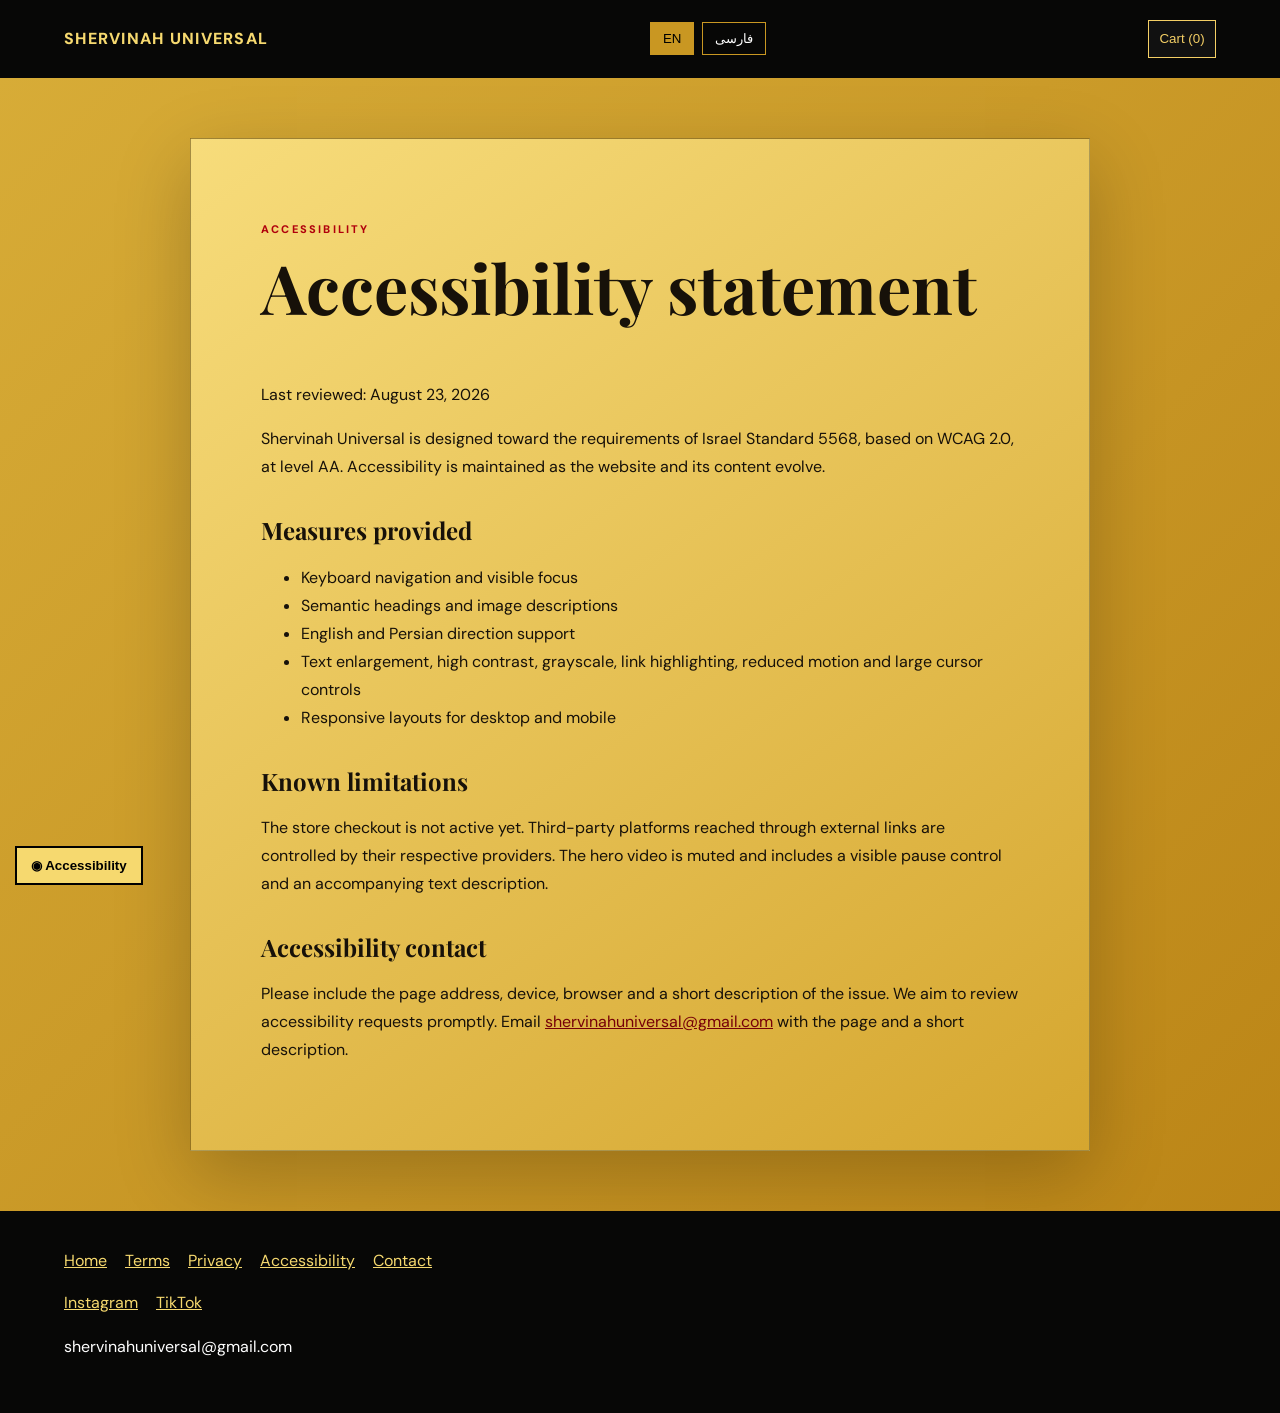
<file: accessibility.html>
<!doctype html><html lang="en" dir="ltr"><head><meta charset="utf-8"><meta name="viewport" content="width=device-width,initial-scale=1"><title>Accessibility Statement | Shervinah Universal</title><meta name="description" content="Shervinah Universal's accessibility statement and supported accessibility features."><link rel="icon" href="assets/favicon/favicon-32.png" sizes="32x32" type="image/png"><link rel="icon" href="assets/favicon/favicon-16.png" sizes="16x16" type="image/png"><link rel="icon" href="assets/favicon/favicon.ico" sizes="48x48"><link rel="apple-touch-icon" href="assets/favicon/apple-touch-icon.png"><link rel="canonical" href="https://www.shervinahuniversal.com/accessibility.html"><meta property="og:type" content="website"><meta property="og:site_name" content="Shervinah Universal"><meta property="og:title" content="Accessibility Statement | Shervinah Universal"><meta property="og:description" content="Shervinah Universal's accessibility statement and supported accessibility features."><meta property="og:image" content="https://www.shervinahuniversal.com/assets/favicon/og-image.jpg"><meta property="og:url" content="https://www.shervinahuniversal.com/accessibility.html"><meta name="twitter:card" content="summary_large_image"><meta name="twitter:title" content="Accessibility Statement | Shervinah Universal"><meta name="twitter:description" content="Shervinah Universal's accessibility statement and supported accessibility features."><meta name="twitter:image" content="https://www.shervinahuniversal.com/assets/favicon/og-image.jpg"><script async src="https://www.googletagmanager.com/gtag/js?id=G-7BXHJC7DZ1"></script><script>window.dataLayer=window.dataLayer||[];function gtag(){dataLayer.push(arguments);}gtag('js',new Date());gtag('config','G-7BXHJC7DZ1');</script><link rel="preconnect" href="https://fonts.googleapis.com"><link rel="preconnect" href="https://fonts.gstatic.com" crossorigin><link href="https://fonts.googleapis.com/css2?family=DM+Sans:wght@400;600;700&family=Playfair+Display:wght@600&family=Vazirmatn:wght@400;600;700&display=swap" rel="stylesheet"><link rel="stylesheet" href="info.css"><link rel="stylesheet" href="commerce.css?v=store-5"></head><body><a class="skip" href="#content">Skip to content</a><header><a href="index.html">SHERVINAH UNIVERSAL</a><div class="langs"><button data-lang="en">EN</button><button data-lang="fa">فارسی</button></div></header><main id="content"><article class="legal-view" data-view="en"><p class="eyebrow">ACCESSIBILITY</p><h1>Accessibility statement</h1><p>Last reviewed: August 23, 2026</p><p>Shervinah Universal is designed toward the requirements of Israel Standard 5568, based on WCAG 2.0, at level AA. Accessibility is maintained as the website and its content evolve.</p><h2>Measures provided</h2><ul><li>Keyboard navigation and visible focus</li><li>Semantic headings and image descriptions</li><li>English and Persian direction support</li><li>Text enlargement, high contrast, grayscale, link highlighting, reduced motion and large cursor controls</li><li>Responsive layouts for desktop and mobile</li></ul><h2>Known limitations</h2><p>The store checkout is not active yet. Third-party platforms reached through external links are controlled by their respective providers. The hero video is muted and includes a visible pause control and an accompanying text description.</p><h2>Accessibility contact</h2><p>Please include the page address, device, browser and a short description of the issue. We aim to review accessibility requests promptly. Email <a href="mailto:shervinahuniversal@gmail.com">shervinahuniversal@gmail.com</a> with the page and a short description.</p></article><article class="legal-view" data-view="fa" dir="rtl" hidden><p class="eyebrow">دسترس‌پذیری</p><h1>بیانیه دسترس‌پذیری</h1><p>آخرین بررسی: ۲۳ اوت ۲۰۲۶</p><p>Shervinah Universal با هدف رعایت استاندارد اسرائیلی ۵۵۶۸، مبتنی بر WCAG 2.0 در سطح AA طراحی شده است و با تغییر محتوا، دسترس‌پذیری آن نگهداری می‌شود.</p><h2>امکانات</h2><ul><li>ناوبری با صفحه‌کلید و نمایش واضح فوکوس</li><li>عنوان‌های معنایی و توضیح تصاویر</li><li>پشتیبانی از جهت انگلیسی و فارسی</li><li>بزرگ‌کردن متن، کنتراست بالا، سیاه‌وسفید، برجسته‌کردن پیوندها، کاهش حرکت و نشانگر بزرگ</li><li>چیدمان مناسب رایانه و موبایل</li></ul><h2>محدودیت‌های شناخته‌شده</h2><p>پرداخت فروشگاه هنوز فعال نیست. پلتفرم‌های خارجی تحت کنترل ارائه‌دهندگان خود هستند. ویدیوی آغازین بی‌صداست، دکمه توقف قابل مشاهده و توضیح متنی همراه دارد.</p><h2>تماس دسترس‌پذیری</h2><p>لطفاً آدرس صفحه، دستگاه، مرورگر و توضیح کوتاهی از مشکل را ارسال کنید. درخواست‌های دسترس‌پذیری در اسرع وقت بررسی می‌شوند. ایمیل: <a href="mailto:shervinahuniversal@gmail.com">shervinahuniversal@gmail.com</a> ارسال کنید.</p></article></main><footer><a href="index.html">Home</a><a href="terms.html">Terms</a><a href="privacy.html">Privacy</a><a href="accessibility.html">Accessibility</a><a href="contact.html">Contact</a><div class="social"><a href="https://www.instagram.com/shervinah.universal/" target="_blank" rel="noopener">Instagram</a><a href="https://www.tiktok.com/@shervinah.universal" target="_blank" rel="noopener">TikTok</a></div><p>shervinahuniversal@gmail.com</p></footer><button class="a11y" aria-label="Accessibility">◉ Accessibility</button><div class="a11y-menu"><button data-mode="big">Larger text</button><button data-mode="contrast">High contrast</button><button data-mode="gray">Grayscale</button><button data-mode="reset">Reset</button></div><script src="info.js"></script><script src="store-ui.js?v=store-5"></script><script src="commerce.js?v=store-5"></script></body></html>
</file>
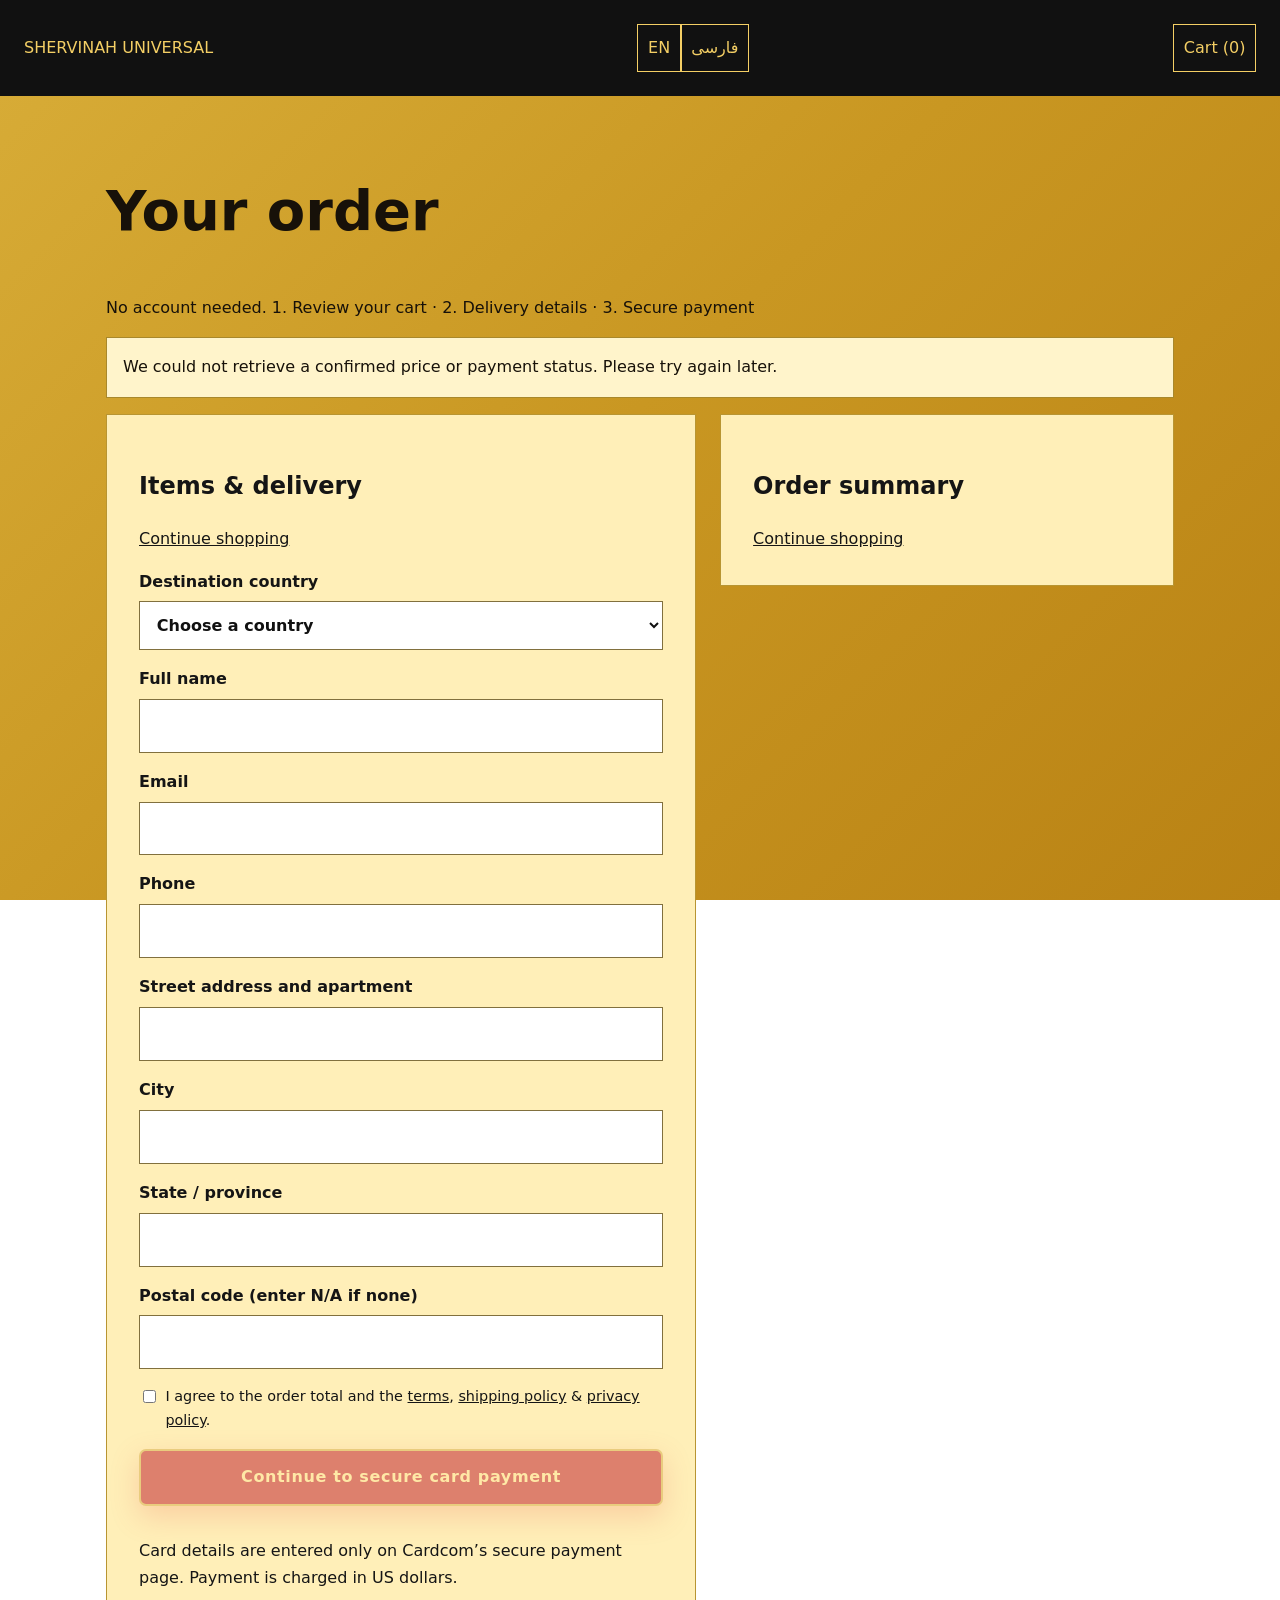
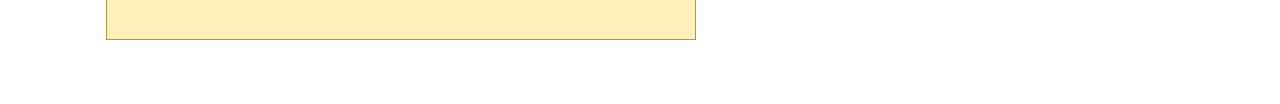
<file: checkout.html>
<!doctype html>
<html lang="en" dir="ltr"><head><meta charset="utf-8"><meta name="viewport" content="width=device-width,initial-scale=1"><meta name="robots" content="noindex"><meta name="referrer" content="same-origin"><title>Checkout | Shervinah Universal</title><link rel="stylesheet" href="styles.css?v=commerce-1"><link rel="stylesheet" href="commerce.css?v=store-5"></head>
<body><header class="checkout-header"><a href="shop.html">SHERVINAH UNIVERSAL</a><div><button type="button" data-checkout-lang="en">EN</button><button type="button" data-checkout-lang="fa">فارسی</button></div></header>
<main class="checkout-shell"><h1 data-en="Your order" data-fa="سفارش شما">Your order</h1><p data-en="No account needed. 1. Review your cart · 2. Delivery details · 3. Secure payment" data-fa="بدون نیاز به حساب کاربری. ۱. بررسی سبد · ۲. نشانی ارسال · ۳. پرداخت امن">No account needed. 1. Review your cart · 2. Delivery details · 3. Secure payment</p><p id="checkout-status" role="status" aria-live="polite"></p>
<div id="checkout-content" class="checkout-grid"><section class="checkout-panel"><h2 data-en="Items & delivery" data-fa="محصولات و ارسال">Items & delivery</h2><div id="checkout-items"></div><p><a href="shop.html" data-en="Continue shopping" data-fa="ادامه خرید">Continue shopping</a></p>
<form id="checkout-form"><label><span data-en="Destination country" data-fa="کشور مقصد">Destination country</span><select name="country" id="checkout-country" required><option value="">Choose a country</option></select></label>
<label id="region-label" hidden><span data-en="Portugal region" data-fa="منطقه پرتغال">Portugal region</span><select name="region" id="checkout-region"><option value="mainland">Mainland / سرزمین اصلی</option><option value="azores">Azores / آزور</option><option value="madeira">Madeira / مادیرا</option></select></label>
<label><span data-en="Full name" data-fa="نام و نام خانوادگی">Full name</span><input name="name" autocomplete="shipping name" required maxlength="180"></label>
<label><span data-en="Email" data-fa="ایمیل">Email</span><input name="email" type="email" autocomplete="email" required maxlength="190"></label>
<label><span data-en="Phone" data-fa="تلفن">Phone</span><input name="phone" type="tel" autocomplete="shipping tel" required maxlength="60"></label>
<label><span data-en="Street address and apartment" data-fa="آدرس و شماره واحد">Street address and apartment</span><input name="address" autocomplete="shipping street-address" required maxlength="300"></label>
<label><span data-en="City" data-fa="شهر">City / state or province</span><input name="city" autocomplete="shipping address-level2" required maxlength="120"></label>
<label id="state-label"><span data-en="State / province" data-fa="استان / ایالت">State / province</span><input name="state" autocomplete="shipping address-level1" maxlength="120"></label>
<label><span data-en="Postal code (enter N/A if none)" data-fa="کد پستی (اگر ندارید N/A وارد کنید)">Postal code (enter N/A if none)</span><input name="postal_code" autocomplete="shipping postal-code" required maxlength="30"></label>
<label class="checkout-consent"><input type="checkbox" name="consent" required><span><span data-en="I agree to the order total and the " data-fa="مبلغ سفارش و این شرایط را می‌پذیرم: ">I agree to the order total and the </span><a href="terms.html" target="_blank" rel="noopener" data-en="terms" data-fa="شرایط">terms</a>, <a href="shipping.html" target="_blank" rel="noopener" data-en="shipping policy" data-fa="شرایط ارسال">shipping policy</a> &amp; <a href="privacy.html" target="_blank" rel="noopener" data-en="privacy policy" data-fa="حریم خصوصی">privacy policy</a>.</span></label>
<button id="checkout-pay" class="button button-primary" type="submit" disabled data-en="Continue to secure card payment" data-fa="ادامه به پرداخت امن با کارت">Continue to secure card payment</button>
<p data-en="Card details are entered only on Cardcom’s secure payment page. Payment is charged in US dollars." data-fa="اطلاعات کارت فقط در صفحه امن کاردکام وارد می‌شود. پرداخت به دلار آمریکا انجام می‌شود.">Card details are entered only on Cardcom’s secure payment page. Payment is charged in US dollars.</p></form></section>
<aside class="checkout-panel checkout-summary"><h2 data-en="Order summary" data-fa="خلاصه سفارش">Order summary</h2><div id="checkout-summary"></div><p id="checkout-note"></p><a href="shop.html" data-en="Continue shopping" data-fa="ادامه خرید">Continue shopping</a></aside></div></main><script src="store-ui.js?v=store-5"></script><script src="commerce.js?v=store-5"></script></body></html>
</file>
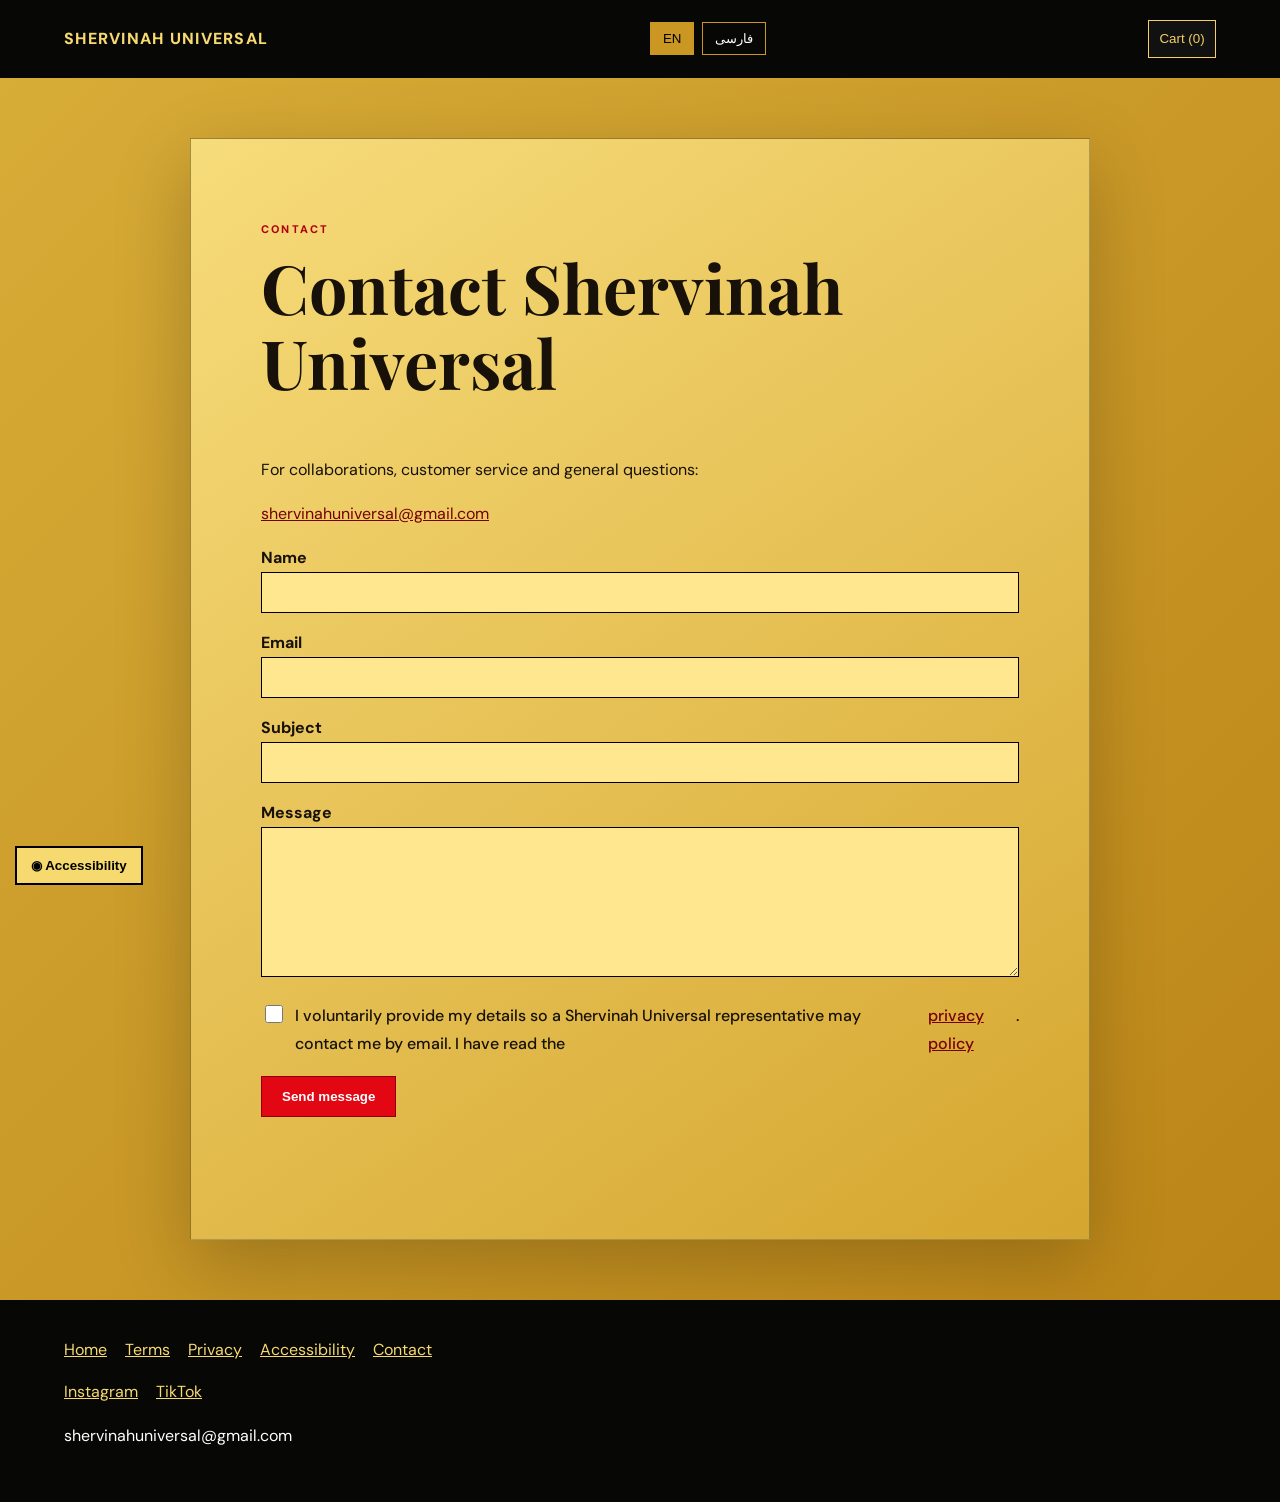
<file: contact.html>
<!doctype html><html lang="en" dir="ltr"><head><meta charset="utf-8"><meta name="viewport" content="width=device-width,initial-scale=1"><title>Contact | Shervinah Universal</title><meta name="description" content="Contact Shervinah Universal for collaborations, customer service and general questions."><link rel="icon" href="assets/favicon/favicon-32.png" sizes="32x32" type="image/png"><link rel="icon" href="assets/favicon/favicon-16.png" sizes="16x16" type="image/png"><link rel="icon" href="assets/favicon/favicon.ico" sizes="48x48"><link rel="apple-touch-icon" href="assets/favicon/apple-touch-icon.png"><link rel="canonical" href="https://www.shervinahuniversal.com/contact.html"><meta property="og:type" content="website"><meta property="og:site_name" content="Shervinah Universal"><meta property="og:title" content="Contact | Shervinah Universal"><meta property="og:description" content="Contact Shervinah Universal for collaborations, customer service and general questions."><meta property="og:image" content="https://www.shervinahuniversal.com/assets/favicon/og-image.jpg"><meta property="og:url" content="https://www.shervinahuniversal.com/contact.html"><meta name="twitter:card" content="summary_large_image"><meta name="twitter:title" content="Contact | Shervinah Universal"><meta name="twitter:description" content="Contact Shervinah Universal for collaborations, customer service and general questions."><meta name="twitter:image" content="https://www.shervinahuniversal.com/assets/favicon/og-image.jpg"><script async src="https://www.googletagmanager.com/gtag/js?id=G-7BXHJC7DZ1"></script><script>window.dataLayer=window.dataLayer||[];function gtag(){dataLayer.push(arguments);}gtag('js',new Date());gtag('config','G-7BXHJC7DZ1');</script><link rel="preconnect" href="https://fonts.googleapis.com"><link rel="preconnect" href="https://fonts.gstatic.com" crossorigin><link href="https://fonts.googleapis.com/css2?family=DM+Sans:wght@400;600;700&family=Playfair+Display:wght@600&family=Vazirmatn:wght@400;600;700&display=swap" rel="stylesheet"><link rel="stylesheet" href="info.css"><link rel="stylesheet" href="commerce.css?v=store-5"></head><body><a class="skip" href="#content">Skip to content</a><header><a href="index.html">SHERVINAH UNIVERSAL</a><div class="langs"><button data-lang="en">EN</button><button data-lang="fa">فارسی</button></div></header><main id="content"><article class="legal-view" data-view="en"><p class="eyebrow">CONTACT</p><h1>Contact Shervinah Universal</h1><p>For collaborations, customer service and general questions:</p><p><a href="mailto:shervinahuniversal@gmail.com">shervinahuniversal@gmail.com</a></p><form class="lead-form" data-lead-form data-form-type="contact"><label for="name">Name</label><input id="name" name="full_name" autocomplete="name" required><label for="email">Email</label><input id="email" name="email" type="email" autocomplete="email" required><label for="subject">Subject</label><input id="subject" name="subject" required><label for="message">Message</label><textarea id="message" name="message" required></textarea><label class="privacy-consent"><input type="checkbox" name="service_consent" value="1" required> I voluntarily provide my details so a Shervinah Universal representative may contact me by email. I have read the <a href="privacy.html">privacy policy</a>.</label><input class="hp-field" name="website" tabindex="-1" autocomplete="off" aria-hidden="true"><button class="send" type="submit">Send message</button><p class="form-message" aria-live="polite"></p></form></article><article class="legal-view" data-view="fa" dir="rtl" hidden><p class="eyebrow">تماس</p><h1>تماس با Shervinah Universal</h1><p>برای همکاری، خدمات مشتریان و پرسش‌های عمومی:</p><p><a href="mailto:shervinahuniversal@gmail.com">shervinahuniversal@gmail.com</a></p><form class="lead-form" data-lead-form data-form-type="contact"><label for="name-fa">نام</label><input id="name-fa" name="full_name" autocomplete="name" required><label for="email-fa">ایمیل</label><input id="email-fa" name="email" type="email" autocomplete="email" required><label for="subject-fa">موضوع</label><input id="subject-fa" name="subject" required><label for="message-fa">پیام</label><textarea id="message-fa" name="message" required></textarea><label class="privacy-consent"><input type="checkbox" name="service_consent" value="1" required> اطلاعاتم را با رضایت ارائه می‌دهم تا نماینده شروینا یونیورسال از طریق ایمیل با من تماس بگیرد. <a href="privacy.html">سیاست حفظ حریم خصوصی</a> را خوانده‌ام.</label><input class="hp-field" name="website" tabindex="-1" autocomplete="off" aria-hidden="true"><button class="send" type="submit">ارسال پیام</button><p class="form-message" aria-live="polite"></p></form></article></main><footer><a href="index.html">Home</a><a href="terms.html">Terms</a><a href="privacy.html">Privacy</a><a href="accessibility.html">Accessibility</a><a href="contact.html">Contact</a><div class="social"><a href="https://www.instagram.com/shervinah.universal/" target="_blank" rel="noopener">Instagram</a><a href="https://www.tiktok.com/@shervinah.universal" target="_blank" rel="noopener">TikTok</a></div><p>shervinahuniversal@gmail.com</p></footer><button class="a11y" aria-label="Accessibility">◉ Accessibility</button><div class="a11y-menu"><button data-mode="big">Larger text</button><button data-mode="contrast">High contrast</button><button data-mode="gray">Grayscale</button><button data-mode="reset">Reset</button></div><script src="lead-form.js?v=1"></script><script src="info.js"></script><script src="store-ui.js?v=store-5"></script><script src="commerce.js?v=store-5"></script></body></html>
</file>
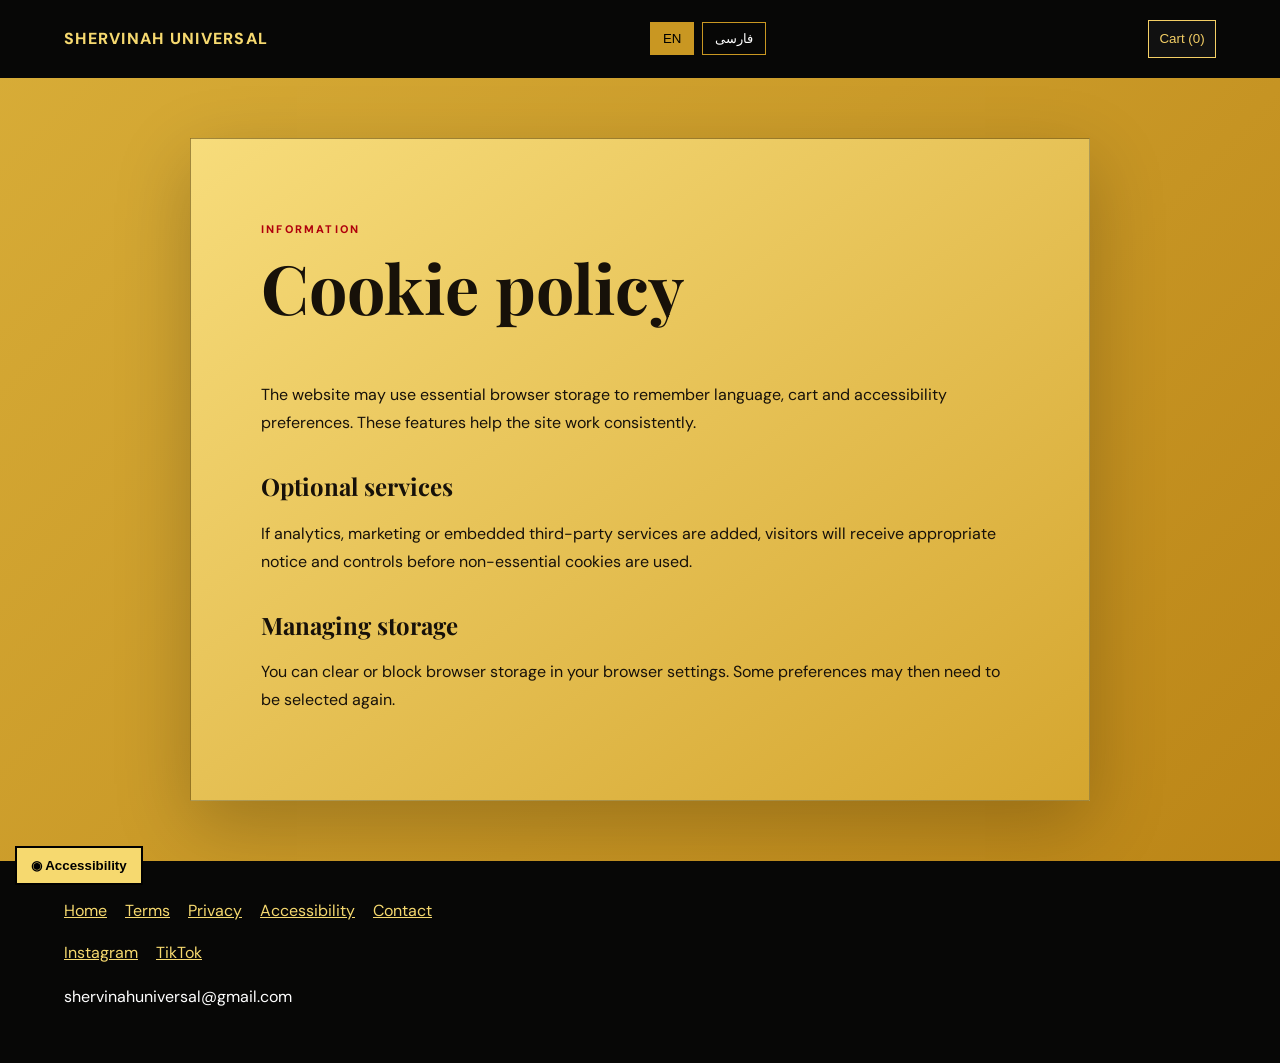
<file: cookies.html>
<!doctype html><html lang="en" dir="ltr"><head><meta charset="utf-8"><meta name="viewport" content="width=device-width,initial-scale=1"><title>Cookie Policy | Shervinah Universal</title><meta name="description" content="How Shervinah Universal uses cookies on this website."><link rel="icon" href="assets/favicon/favicon-32.png" sizes="32x32" type="image/png"><link rel="icon" href="assets/favicon/favicon-16.png" sizes="16x16" type="image/png"><link rel="icon" href="assets/favicon/favicon.ico" sizes="48x48"><link rel="apple-touch-icon" href="assets/favicon/apple-touch-icon.png"><link rel="canonical" href="https://www.shervinahuniversal.com/cookies.html"><meta property="og:type" content="website"><meta property="og:site_name" content="Shervinah Universal"><meta property="og:title" content="Cookie Policy | Shervinah Universal"><meta property="og:description" content="How Shervinah Universal uses cookies on this website."><meta property="og:image" content="https://www.shervinahuniversal.com/assets/favicon/og-image.jpg"><meta property="og:url" content="https://www.shervinahuniversal.com/cookies.html"><meta name="twitter:card" content="summary_large_image"><meta name="twitter:title" content="Cookie Policy | Shervinah Universal"><meta name="twitter:description" content="How Shervinah Universal uses cookies on this website."><meta name="twitter:image" content="https://www.shervinahuniversal.com/assets/favicon/og-image.jpg"><script async src="https://www.googletagmanager.com/gtag/js?id=G-7BXHJC7DZ1"></script><script>window.dataLayer=window.dataLayer||[];function gtag(){dataLayer.push(arguments);}gtag('js',new Date());gtag('config','G-7BXHJC7DZ1');</script><link rel="preconnect" href="https://fonts.googleapis.com"><link rel="preconnect" href="https://fonts.gstatic.com" crossorigin><link href="https://fonts.googleapis.com/css2?family=DM+Sans:wght@400;600;700&family=Playfair+Display:wght@600&family=Vazirmatn:wght@400;600;700&display=swap" rel="stylesheet"><link rel="stylesheet" href="info.css"><link rel="stylesheet" href="commerce.css?v=store-5"></head><body><a class="skip" href="#content">Skip to content</a><header><a href="index.html">SHERVINAH UNIVERSAL</a><div class="langs"><button data-lang="en">EN</button><button data-lang="fa">فارسی</button></div></header><main id="content"><article class="legal-view" data-view="en"><p class="eyebrow">INFORMATION</p><h1>Cookie policy</h1><p>The website may use essential browser storage to remember language, cart and accessibility preferences. These features help the site work consistently.</p><h2>Optional services</h2><p>If analytics, marketing or embedded third-party services are added, visitors will receive appropriate notice and controls before non-essential cookies are used.</p><h2>Managing storage</h2><p>You can clear or block browser storage in your browser settings. Some preferences may then need to be selected again.</p></article><article class="legal-view" data-view="fa" dir="rtl" hidden><p class="eyebrow">اطلاعات</p><h1>سیاست کوکی‌ها</h1><p>سایت ممکن است از ذخیره‌سازی ضروری مرورگر برای به‌خاطر سپردن زبان، سبد خرید و تنظیمات دسترس‌پذیری استفاده کند.</p><h2>خدمات اختیاری</h2><p>اگر ابزارهای تحلیل، بازاریابی یا خدمات خارجی افزوده شوند، پیش از استفاده از کوکی‌های غیرضروری اطلاع و کنترل مناسب ارائه خواهد شد.</p><h2>مدیریت ذخیره‌سازی</h2><p>می‌توانید ذخیره‌سازی مرورگر را در تنظیمات مرورگر پاک یا مسدود کنید؛ در این صورت شاید لازم باشد تنظیمات را دوباره انتخاب کنید.</p></article></main><footer><a href="index.html">Home</a><a href="terms.html">Terms</a><a href="privacy.html">Privacy</a><a href="accessibility.html">Accessibility</a><a href="contact.html">Contact</a><div class="social"><a href="https://www.instagram.com/shervinah.universal/" target="_blank" rel="noopener">Instagram</a><a href="https://www.tiktok.com/@shervinah.universal" target="_blank" rel="noopener">TikTok</a></div><p>shervinahuniversal@gmail.com</p></footer><button class="a11y" aria-label="Accessibility">◉ Accessibility</button><div class="a11y-menu"><button data-mode="big">Larger text</button><button data-mode="contrast">High contrast</button><button data-mode="gray">Grayscale</button><button data-mode="reset">Reset</button></div><script src="info.js"></script><script src="store-ui.js?v=store-5"></script><script src="commerce.js?v=store-5"></script></body></html>
</file>
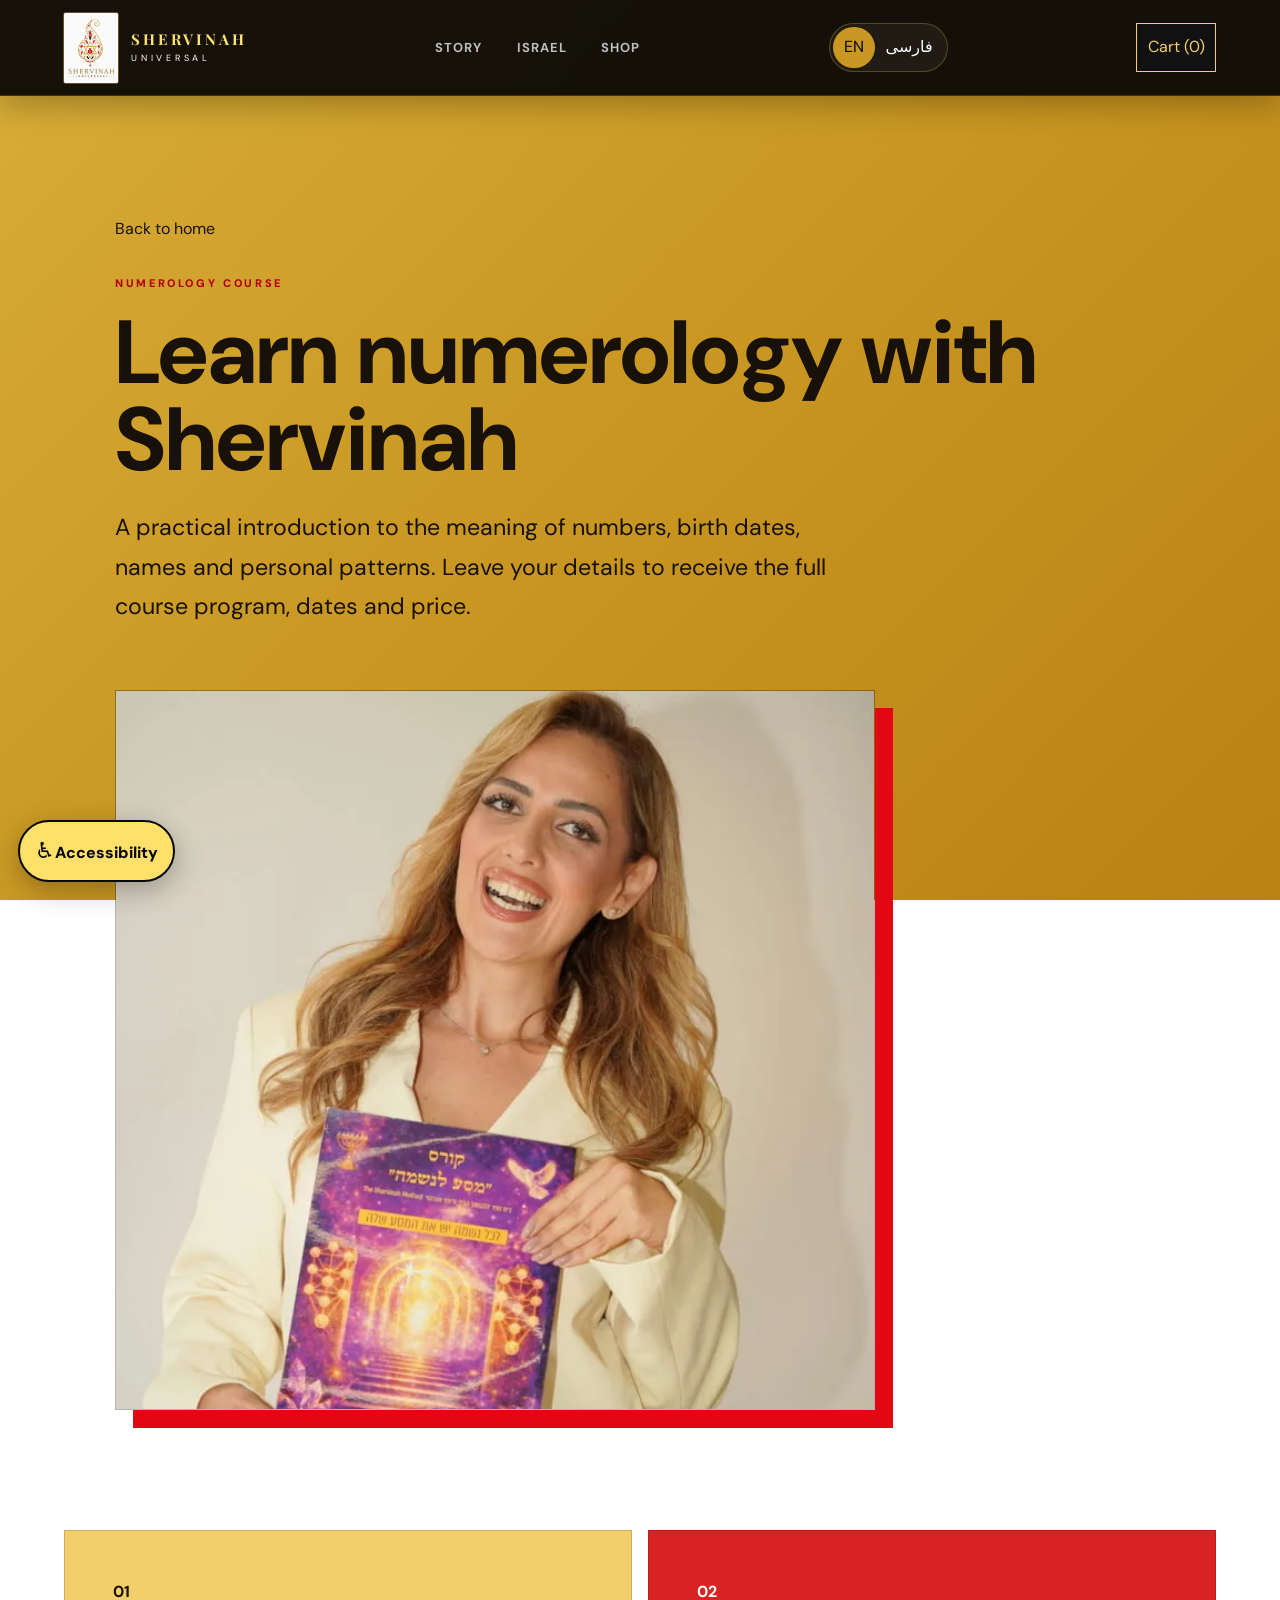
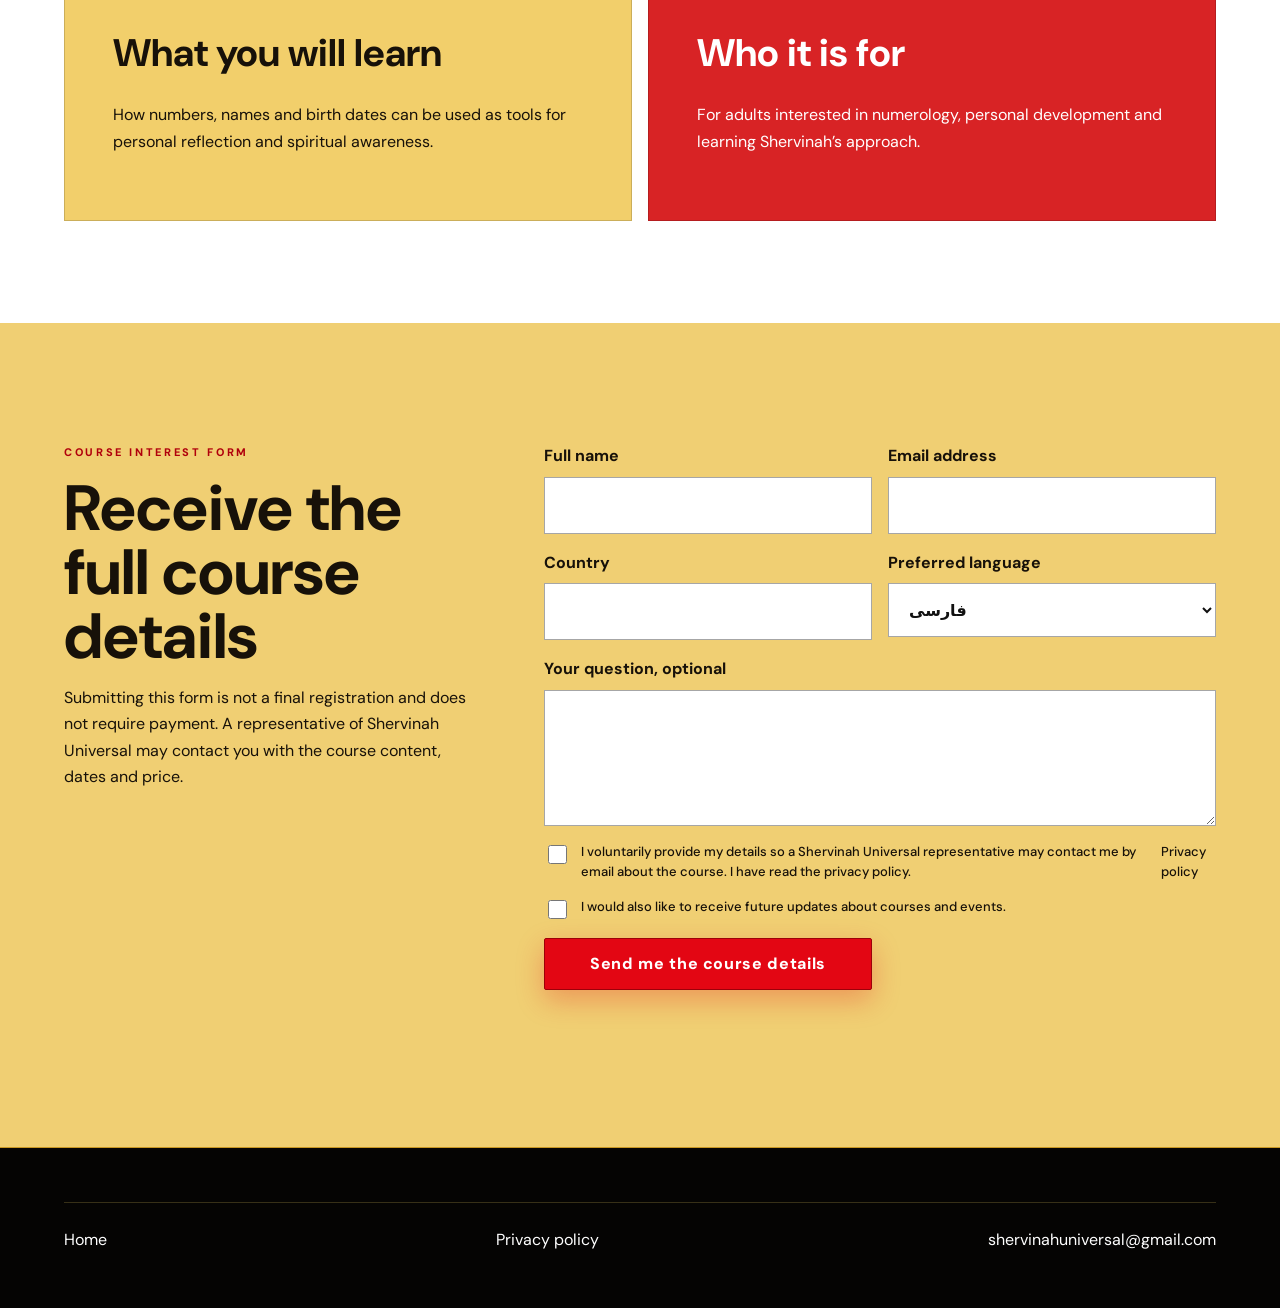
<file: course.html>
<!doctype html><html lang="en" dir="ltr"><head><meta charset="utf-8"><meta name="viewport" content="width=device-width,initial-scale=1"><meta name="description" content="Learn numerology with Shervinah and request course details."><title>Numerology Course | Shervinah Universal</title><link rel="icon" href="assets/favicon/favicon-32.png" sizes="32x32" type="image/png"><link rel="icon" href="assets/favicon/favicon-16.png" sizes="16x16" type="image/png"><link rel="icon" href="assets/favicon/favicon.ico" sizes="48x48"><link rel="apple-touch-icon" href="assets/favicon/apple-touch-icon.png"><link rel="canonical" href="https://www.shervinahuniversal.com/course.html"><meta property="og:type" content="website"><meta property="og:site_name" content="Shervinah Universal"><meta property="og:title" content="Numerology Course | Shervinah Universal"><meta property="og:description" content="Learn numerology with Shervinah and request course details."><meta property="og:image" content="https://www.shervinahuniversal.com/assets/favicon/og-image.jpg"><meta property="og:url" content="https://www.shervinahuniversal.com/course.html"><meta name="twitter:card" content="summary_large_image"><meta name="twitter:title" content="Numerology Course | Shervinah Universal"><meta name="twitter:description" content="Learn numerology with Shervinah and request course details."><meta name="twitter:image" content="https://www.shervinahuniversal.com/assets/favicon/og-image.jpg"><script async src="https://www.googletagmanager.com/gtag/js?id=G-7BXHJC7DZ1"></script><script>window.dataLayer=window.dataLayer||[];function gtag(){dataLayer.push(arguments);}gtag('js',new Date());gtag('config','G-7BXHJC7DZ1');</script><link rel="preconnect" href="https://fonts.googleapis.com"><link rel="preconnect" href="https://fonts.gstatic.com" crossorigin><link href="https://fonts.googleapis.com/css2?family=DM+Sans:wght@400;500;600;700&family=Playfair+Display:wght@500;600;700&family=Vazirmatn:wght@400;500;600;700&display=swap" rel="stylesheet"><link rel="stylesheet" href="styles.css?v=approved-refresh-1"><link rel="stylesheet" href="commerce.css?v=store-5"></head><body>
<a class="skip-link" href="#mainContent">Skip to main content</a><header class="site-header"><a class="brand" href="index.html"><span class="brand-mark"><img src="assets/images/shervinah-logo-modern-web.webp" width="768" height="1152" alt=""></span><span class="brand-copy"><strong>SHERVINAH</strong><small>UNIVERSAL</small></span></a><nav class="desktop-nav"><a href="index.html#story" data-en="Story" data-fa="داستان">Story</a><a href="index.html#israel" data-en="Israel" data-fa="اسرائیل">Israel</a><a href="shop.html" data-en="Shop" data-fa="فروشگاه">Shop</a></nav><div class="language-switch"><button class="lang-btn active" data-lang="en">EN</button><button class="lang-btn" data-lang="fa">فارسی</button></div></header>
<main id="mainContent"><section class="topic-hero section-shell section-pad"><a class="back-link" href="index.html#spiritual" data-en="Back to home" data-fa="بازگشت به خانه">Back to home</a><p class="eyebrow" data-en="NUMEROLOGY COURSE" data-fa="دوره نمرولوژی">NUMEROLOGY COURSE</p><h1 data-en="Learn numerology with Shervinah" data-fa="نمرولوژی را با شروینا یاد بگیر">Learn numerology with Shervinah</h1><p class="topic-lead" data-en="A practical introduction to the meaning of numbers, birth dates, names and personal patterns. Leave your details to receive the full course program, dates and price." data-fa="آشنایی کاربردی با معنای اعداد، تاریخ تولد، نام و الگوهای شخصی. مشخصاتت را ثبت کن تا برنامه کامل دوره، زمان و قیمت را دریافت کنی.">A practical introduction to the meaning of numbers, birth dates, names and personal patterns.</p><figure class="topic-feature-photo"><img src="assets/images/shervinah-course.webp" width="683" height="1024" alt="Shervinah presenting her numerology course" loading="eager"></figure></section>
<section class="section-shell topic-content-grid"><article class="topic-card"><span>01</span><h2 data-en="What you will learn" data-fa="چه چیزهایی یاد می‌گیری">What you will learn</h2><p data-en="How numbers, names and birth dates can be used as tools for personal reflection and spiritual awareness." data-fa="چگونه از اعداد، نام و تاریخ تولد به‌عنوان ابزار خودشناسی و آگاهی معنوی استفاده کنی.">How numbers, names and birth dates can be used as tools for reflection.</p></article><article class="topic-card"><span>02</span><h2 data-en="Who it is for" data-fa="این دوره برای چه کسانی است">Who it is for</h2><p data-en="For adults interested in numerology, personal development and learning Shervinah’s approach." data-fa="برای بزرگسالانی که به نمرولوژی، رشد فردی و روش آموزشی شروینا علاقه دارند.">For adults interested in numerology and personal development.</p></article></section>
<section class="lead-form-section section-pad"><div class="section-shell form-card"><div><p class="eyebrow" data-en="COURSE INTEREST FORM" data-fa="فرم علاقه‌مندی به دوره">COURSE INTEREST FORM</p><h2 data-en="Receive the full course details" data-fa="جزئیات کامل دوره را دریافت کن">Receive the full course details</h2><p data-en="Submitting this form is not a final registration and does not require payment. A representative of Shervinah Universal may contact you with the course content, dates and price." data-fa="ارسال این فرم ثبت‌نام نهایی نیست و پرداختی ندارد. نماینده شروینا یونیورسال می‌تواند برای ارائه محتوای دوره، زمان و قیمت با تو تماس بگیرد.">Submitting this form is not a final registration and does not require payment.</p></div>
<form class="lead-form" data-lead-form data-form-type="course"><label><span data-en="Full name" data-fa="نام و نام خانوادگی">Full name</span><input name="full_name" autocomplete="name" required></label><label><span data-en="Email address" data-fa="آدرس ایمیل">Email address</span><input type="email" name="email" autocomplete="email" required></label><label><span data-en="Country" data-fa="کشور">Country</span><input name="country" autocomplete="country-name" required></label><label><span data-en="Preferred language" data-fa="زبان ترجیحی">Preferred language</span><select name="preferred_language" required><option value="fa">فارسی</option><option value="en">English</option></select></label><label class="form-full"><span data-en="Your question, optional" data-fa="سؤال شما، اختیاری">Your question, optional</span><textarea name="request_purpose" rows="4"></textarea></label><label class="privacy-consent form-full"><input type="checkbox" name="service_consent" value="1" required><span data-en="I voluntarily provide my details so a Shervinah Universal representative may contact me by email about the course. I have read the privacy policy." data-fa="اطلاعاتم را با رضایت ارائه می‌دهم تا نماینده شروینا یونیورسال از طریق ایمیل درباره دوره با من تماس بگیرد. سیاست حفظ حریم خصوصی را خوانده‌ام.">I voluntarily provide my details for email contact about the course.</span> <a href="privacy.html" data-en="Privacy policy" data-fa="سیاست حفظ حریم خصوصی">Privacy policy</a></label><label class="privacy-consent form-full"><input type="checkbox" name="marketing_consent" value="1"><span data-en="I would also like to receive future updates about courses and events." data-fa="مایلم در آینده هم درباره دوره‌ها و رویدادها خبر دریافت کنم.">I would also like to receive future updates.</span></label><input class="hp-field" name="website" tabindex="-1" autocomplete="off" aria-hidden="true"><button class="button button-primary" type="submit" data-en="Send me the course details" data-fa="ارسال جزئیات دوره">Send me the course details</button><p class="form-message form-full" aria-live="polite"></p></form></div></section></main>
<footer class="site-footer"><div class="section-shell footer-bottom"><a href="index.html" data-en="Home" data-fa="خانه">Home</a><a href="privacy.html" data-en="Privacy policy" data-fa="سیاست حفظ حریم خصوصی">Privacy policy</a><a href="mailto:shervinahuniversal@gmail.com">shervinahuniversal@gmail.com</a></div></footer><button class="accessibility-toggle" id="accessibilityToggle"><span aria-hidden="true">♿</span><span data-en="Accessibility" data-fa="دسترس‌پذیری">Accessibility</span></button><script src="lead-form.js?v=1"></script><script src="forms.js?v=approved-refresh-1"></script><script src="store-ui.js?v=store-5"></script><script src="commerce.js?v=store-5"></script></body></html>
</file>
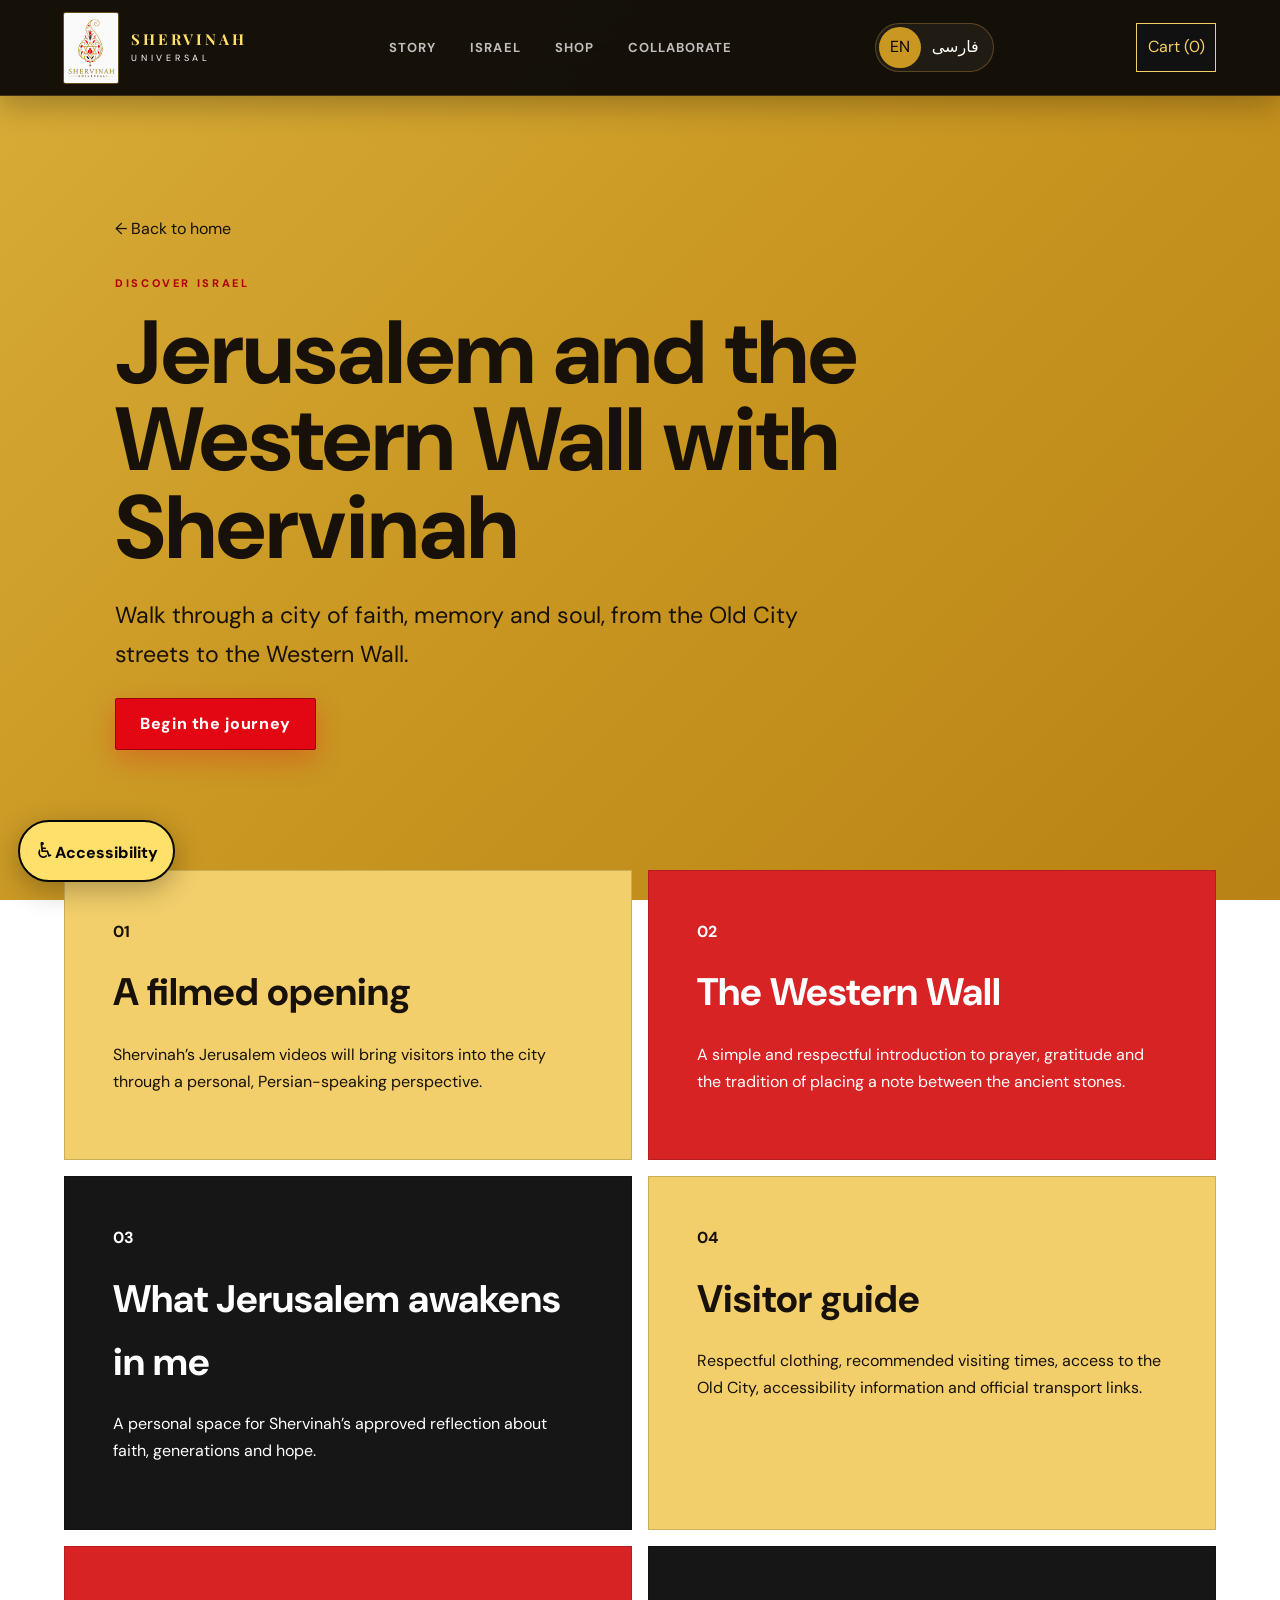
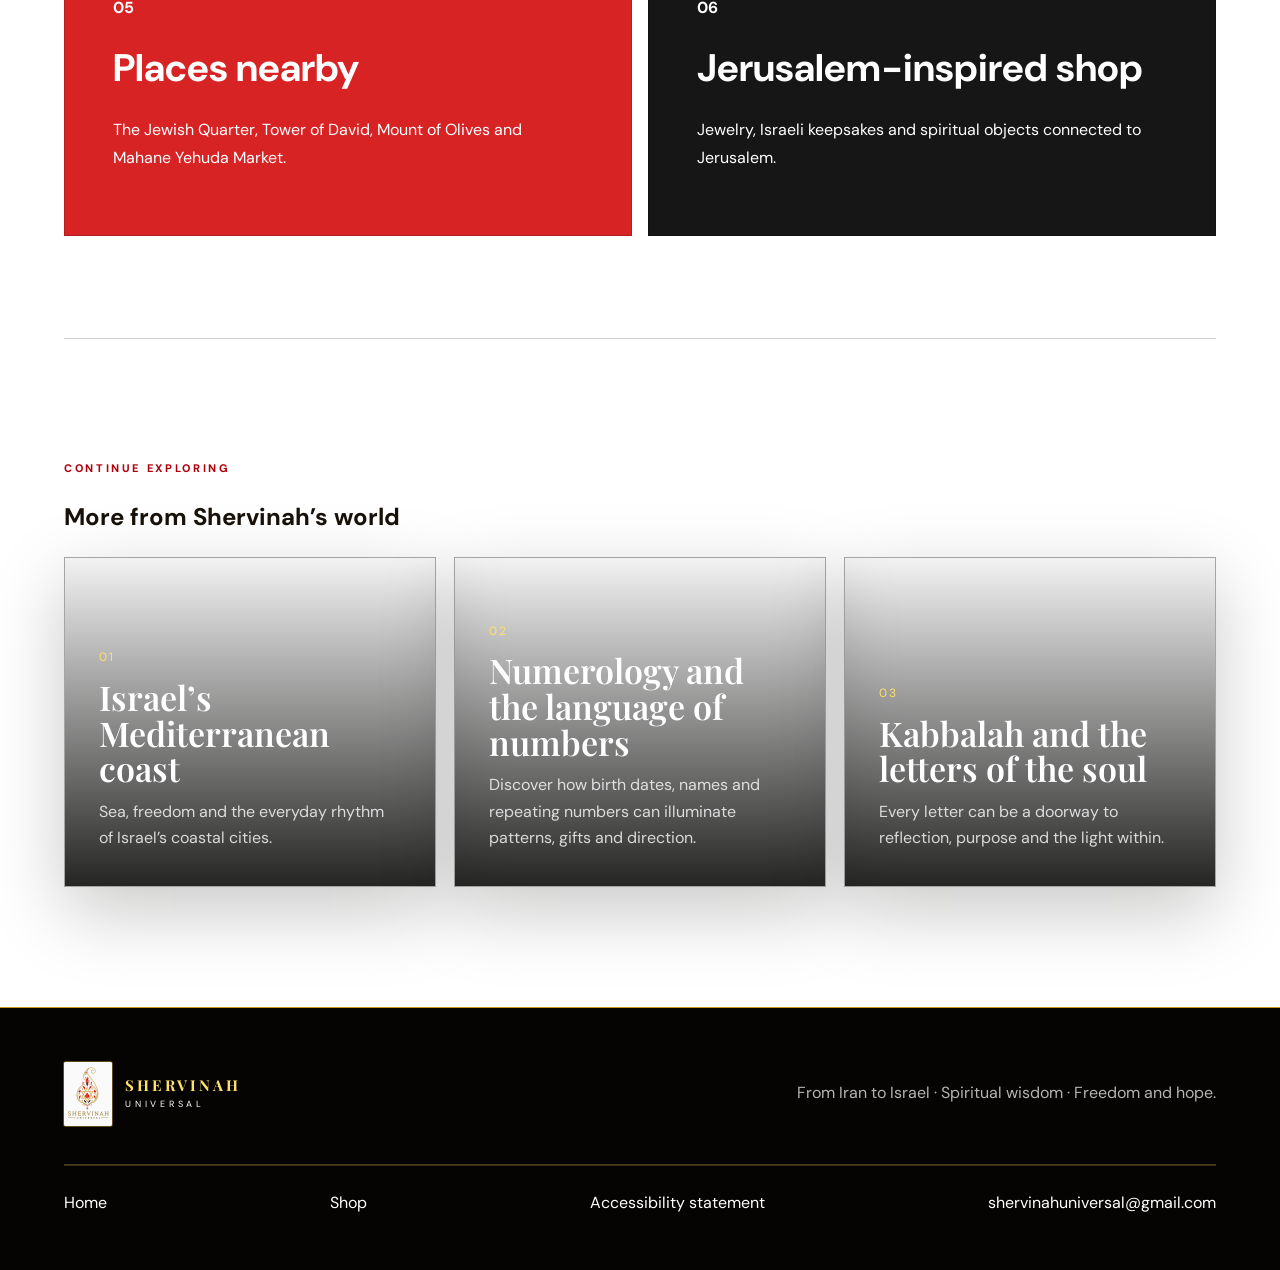
<file: explore.html>
<!doctype html>
<html lang="en" dir="ltr">
<head>
 <meta charset="utf-8">
 <meta name="viewport" content="width=device-width, initial-scale=1">
 <meta name="description" content="Explore Shervinah Universal stories, spiritual guidance, courses and collaborations.">
 <title>Explore | Shervinah Universal</title><link rel="icon" href="assets/favicon/favicon-32.png" sizes="32x32" type="image/png"><link rel="icon" href="assets/favicon/favicon-16.png" sizes="16x16" type="image/png"><link rel="icon" href="assets/favicon/favicon.ico" sizes="48x48"><link rel="apple-touch-icon" href="assets/favicon/apple-touch-icon.png"><link rel="canonical" href="https://www.shervinahuniversal.com/explore.html"><meta property="og:type" content="website"><meta property="og:site_name" content="Shervinah Universal"><meta property="og:title" content="Explore | Shervinah Universal"><meta property="og:description" content="Explore Shervinah Universal stories, spiritual guidance, courses and collaborations."><meta property="og:image" content="https://www.shervinahuniversal.com/assets/favicon/og-image.jpg"><meta property="og:url" content="https://www.shervinahuniversal.com/explore.html"><meta name="twitter:card" content="summary_large_image"><meta name="twitter:title" content="Explore | Shervinah Universal"><meta name="twitter:description" content="Explore Shervinah Universal stories, spiritual guidance, courses and collaborations."><meta name="twitter:image" content="https://www.shervinahuniversal.com/assets/favicon/og-image.jpg"><script async src="https://www.googletagmanager.com/gtag/js?id=G-7BXHJC7DZ1"></script><script>window.dataLayer=window.dataLayer||[];function gtag(){dataLayer.push(arguments);}gtag('js',new Date());gtag('config','G-7BXHJC7DZ1');</script>
 <link rel="preconnect" href="https://fonts.googleapis.com">
 <link rel="preconnect" href="https://fonts.gstatic.com" crossorigin>
 <link href="https://fonts.googleapis.com/css2?family=DM+Sans:wght@400;500;600;700&family=Playfair+Display:wght@500;600;700&family=Vazirmatn:wght@400;500;600;700&display=swap" rel="stylesheet">
 <link rel="stylesheet" href="styles.css?v=content-hub-3">
<link rel="stylesheet" href="commerce.css?v=store-5"></head>
<body>
 <a class="skip-link" href="#mainContent">Skip to main content</a>
 <header class="site-header">
 <a class="brand" href="index.html" aria-label="Shervinah Universal home"><span class="brand-mark"><img src="assets/images/shervinah-logo-modern-web.webp" width="768" height="1152" alt=""></span><span class="brand-copy"><strong>SHERVINAH</strong><small>UNIVERSAL</small></span></a>
 <nav class="desktop-nav" aria-label="Main navigation"><a href="index.html#story" data-ui="story">Story</a><a href="index.html#israel" data-ui="israel">Israel</a><a href="shop.html" data-ui="shop">Shop</a><a href="explore.html?topic=collaborate" data-ui="collaborate">Collaborate</a></nav>
 <div class="language-switch" aria-label="Language switcher"><button class="lang-btn active" data-lang="en">EN</button><button class="lang-btn" data-lang="fa">فارسی</button></div>
 </header>
 <main id="mainContent" class="topic-page">
 <section class="topic-hero section-shell section-pad">
 <a class="back-link" href="index.html" data-ui="back">← Back to home</a>
 <p class="eyebrow" id="topicEyebrow"></p>
 <h1 id="topicTitle"></h1>
 <p class="topic-lead" id="topicLead"></p>
 <a class="button button-primary" id="topicCta" href="#topicContent"></a>
 </section>
 <section id="topicContent" class="section-shell topic-content-grid" aria-label="More information"></section>
 <section class="section-shell related-section section-pad">
 <p class="eyebrow" data-ui="continue">CONTINUE EXPLORING</p>
 <h2 data-ui="related">More from Shervinah’s world</h2>
 <div id="relatedLinks" class="gateway-grid"></div>
 </section>
 </main>
 <footer class="site-footer"><div class="section-shell footer-brand-row"><div class="brand footer-brand"><span class="brand-mark"><img src="assets/images/shervinah-logo-modern-web.webp" width="768" height="1152" alt="" loading="lazy"></span><span class="brand-copy"><strong>SHERVINAH</strong><small>UNIVERSAL</small></span></div><p data-ui="tagline">From Iran to Israel · Spiritual wisdom · Freedom and hope.</p></div><div class="section-shell footer-bottom"><a href="index.html" data-ui="home">Home</a><a href="shop.html" data-ui="shop">Shop</a><a href="accessibility.html" data-ui="accessibility">Accessibility statement</a><a href="mailto:shervinahuniversal@gmail.com">shervinahuniversal@gmail.com</a></div></footer>
 <button class="accessibility-toggle" id="accessibilityToggle" aria-expanded="false"><span aria-hidden="true">♿</span><span data-ui="accessibilityShort">Accessibility</span></button>
 <script src="explore.js?v=punctuation-2"></script>
<script src="store-ui.js?v=store-5"></script><script src="commerce.js?v=store-5"></script></body>
</html>
</file>
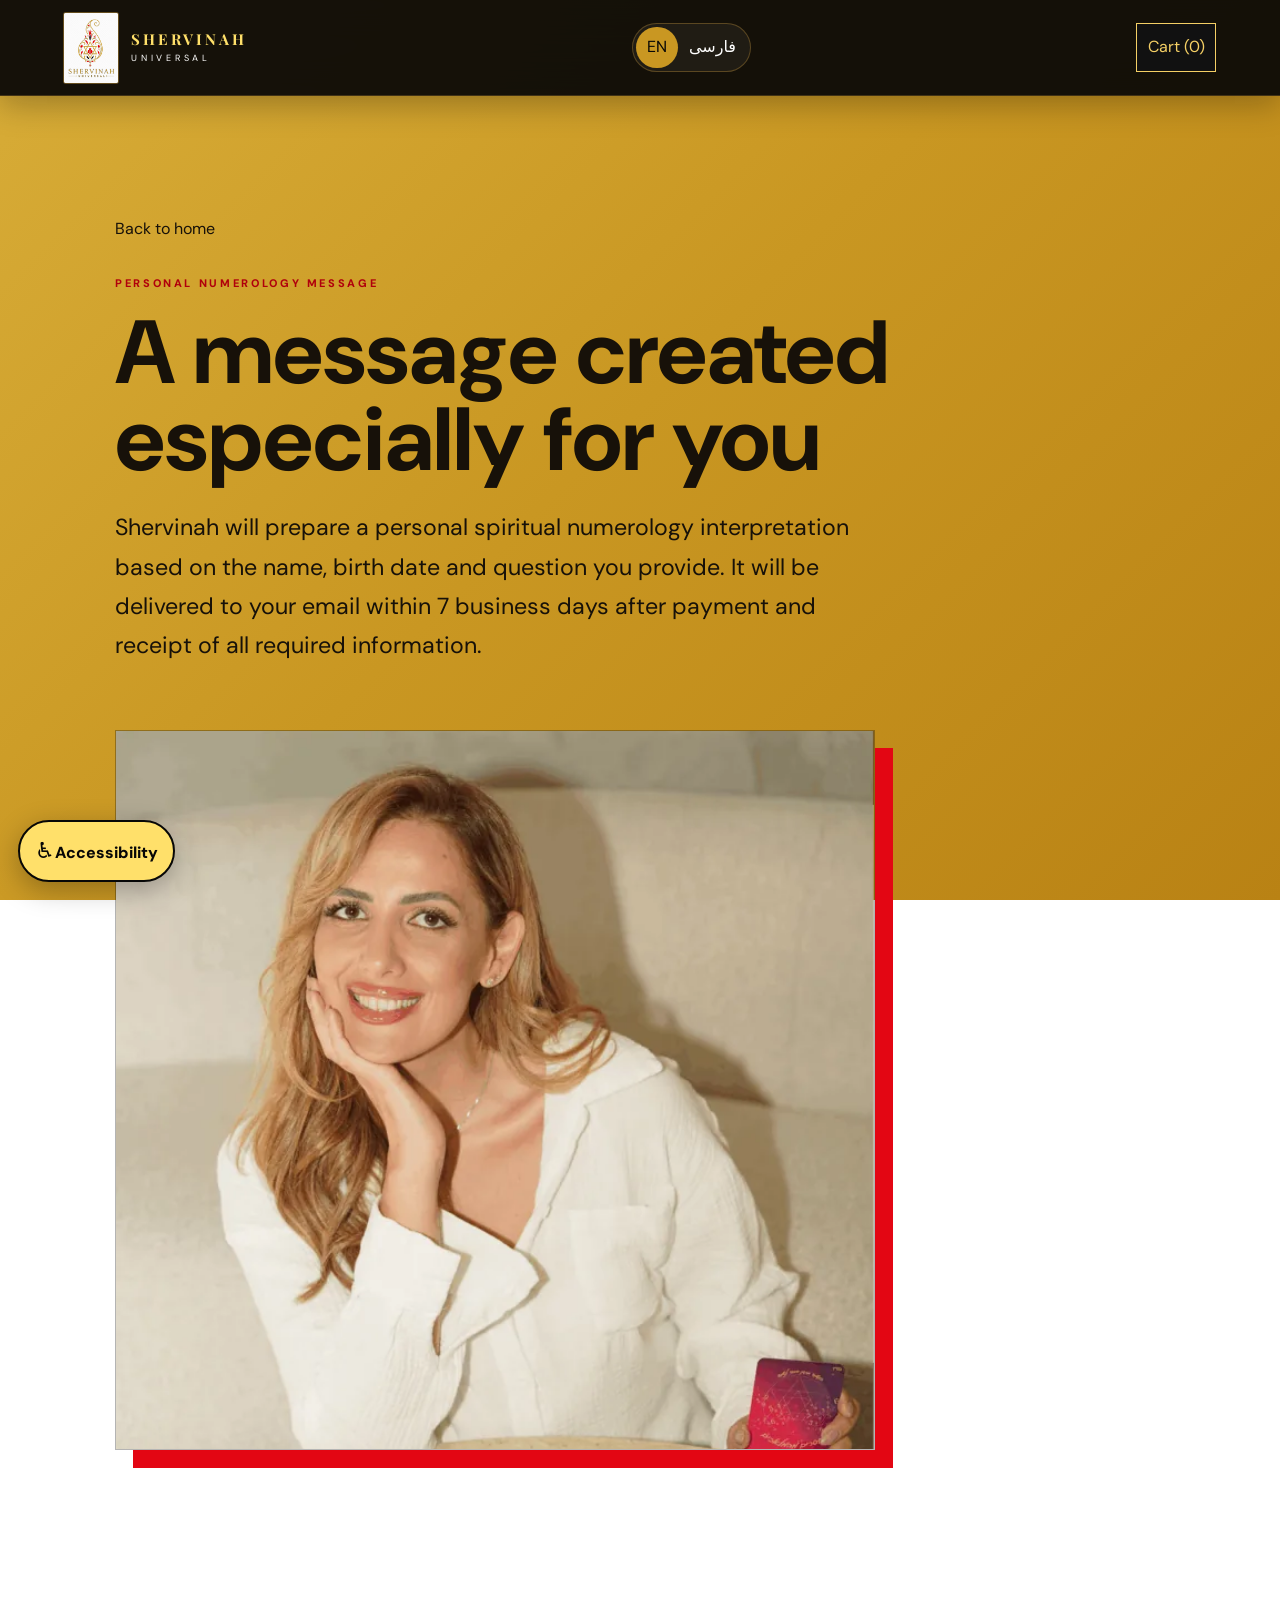
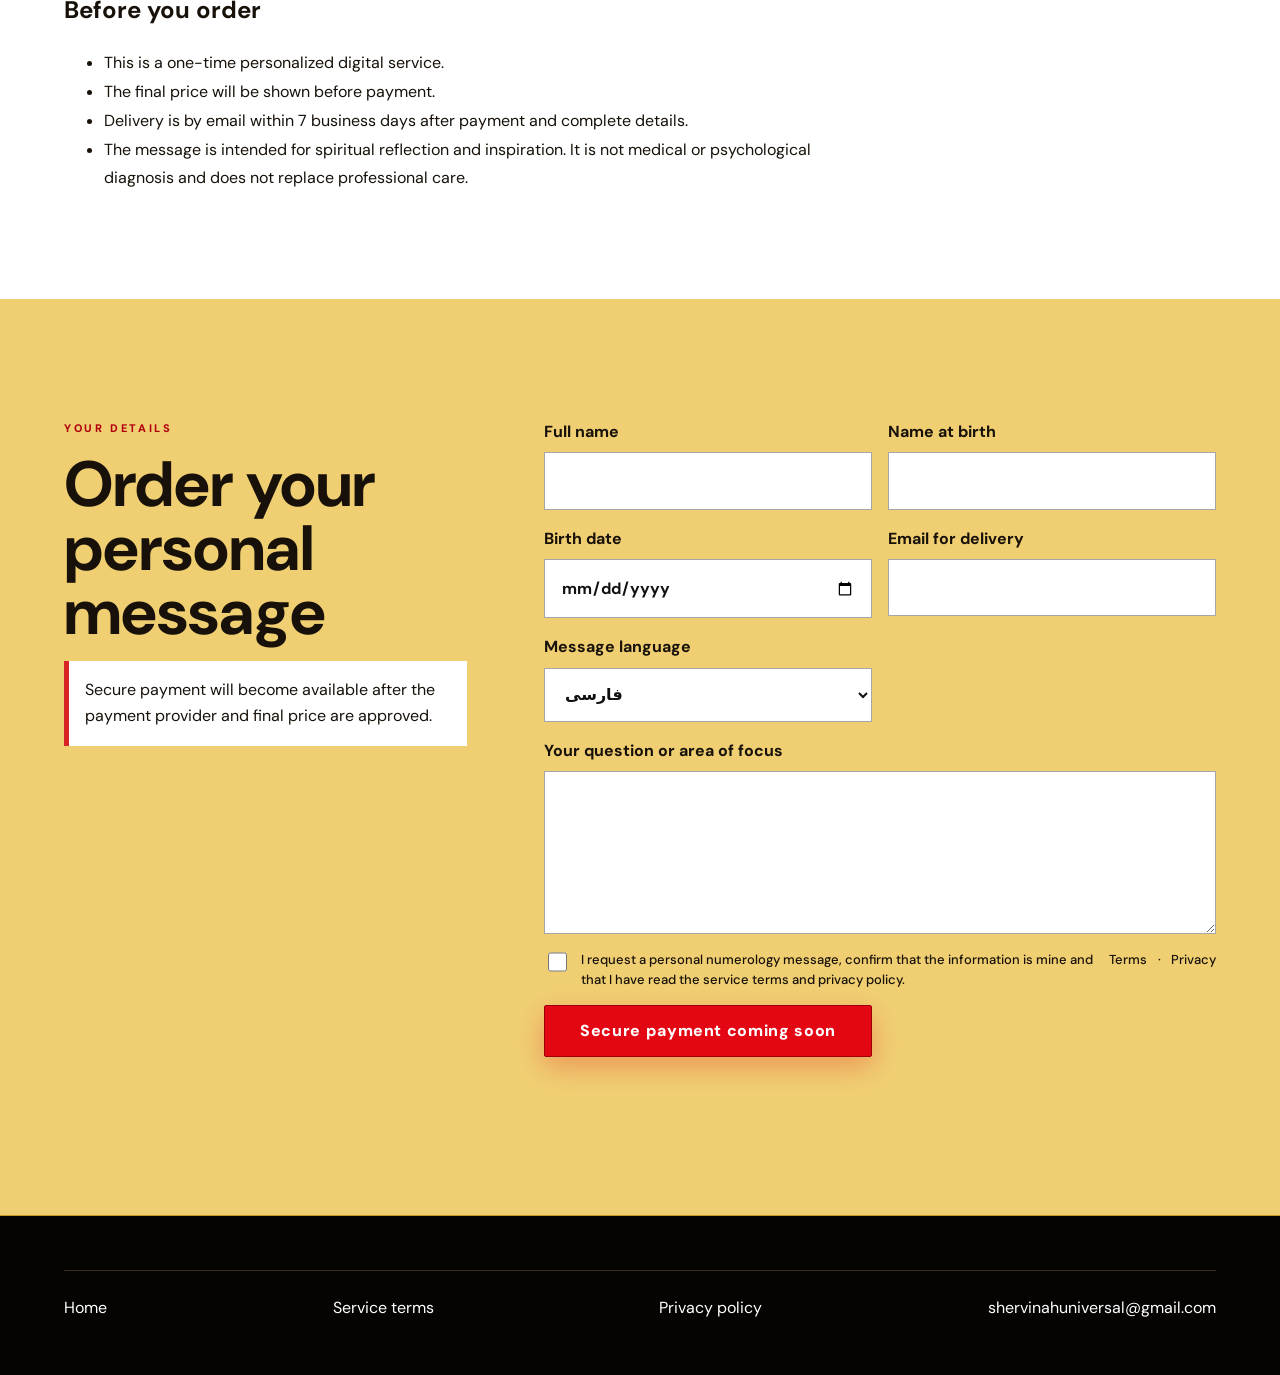
<file: personal-message.html>
<!doctype html><html lang="en" dir="ltr"><head><meta charset="utf-8"><meta name="viewport" content="width=device-width,initial-scale=1"><meta name="description" content="Order a personal numerology message from Shervinah."><title>Personal Numerology Message | Shervinah Universal</title><link rel="icon" href="assets/favicon/favicon-32.png" sizes="32x32" type="image/png"><link rel="icon" href="assets/favicon/favicon-16.png" sizes="16x16" type="image/png"><link rel="icon" href="assets/favicon/favicon.ico" sizes="48x48"><link rel="apple-touch-icon" href="assets/favicon/apple-touch-icon.png"><link rel="canonical" href="https://www.shervinahuniversal.com/personal-message.html"><meta property="og:type" content="website"><meta property="og:site_name" content="Shervinah Universal"><meta property="og:title" content="Personal Numerology Message | Shervinah Universal"><meta property="og:description" content="Order a personal numerology message from Shervinah."><meta property="og:image" content="https://www.shervinahuniversal.com/assets/favicon/og-image.jpg"><meta property="og:url" content="https://www.shervinahuniversal.com/personal-message.html"><meta name="twitter:card" content="summary_large_image"><meta name="twitter:title" content="Personal Numerology Message | Shervinah Universal"><meta name="twitter:description" content="Order a personal numerology message from Shervinah."><meta name="twitter:image" content="https://www.shervinahuniversal.com/assets/favicon/og-image.jpg"><script async src="https://www.googletagmanager.com/gtag/js?id=G-7BXHJC7DZ1"></script><script>window.dataLayer=window.dataLayer||[];function gtag(){dataLayer.push(arguments);}gtag('js',new Date());gtag('config','G-7BXHJC7DZ1');</script><link rel="preconnect" href="https://fonts.googleapis.com"><link rel="preconnect" href="https://fonts.gstatic.com" crossorigin><link href="https://fonts.googleapis.com/css2?family=DM+Sans:wght@400;500;600;700&family=Playfair+Display:wght@500;600;700&family=Vazirmatn:wght@400;500;600;700&display=swap" rel="stylesheet"><link rel="stylesheet" href="styles.css?v=approved-refresh-1"><link rel="stylesheet" href="commerce.css?v=store-5"></head><body>
<a class="skip-link" href="#mainContent">Skip to main content</a><header class="site-header"><a class="brand" href="index.html"><span class="brand-mark"><img src="assets/images/shervinah-logo-modern-web.webp" width="768" height="1152" alt=""></span><span class="brand-copy"><strong>SHERVINAH</strong><small>UNIVERSAL</small></span></a><div class="language-switch"><button class="lang-btn active" data-lang="en">EN</button><button class="lang-btn" data-lang="fa">فارسی</button></div></header>
<main id="mainContent"><section class="topic-hero section-shell section-pad"><a class="back-link" href="index.html#spiritual" data-en="Back to home" data-fa="بازگشت به خانه">Back to home</a><p class="eyebrow" data-en="PERSONAL NUMEROLOGY MESSAGE" data-fa="پیام شخصی نمرولوژی">PERSONAL NUMEROLOGY MESSAGE</p><h1 data-en="A message created especially for you" data-fa="پیامی که مخصوص تو آماده می‌شود">A message created especially for you</h1><p class="topic-lead" data-en="Shervinah will prepare a personal spiritual numerology interpretation based on the name, birth date and question you provide. It will be delivered to your email within 7 business days after payment and receipt of all required information." data-fa="شروینا بر اساس نام، تاریخ تولد و سؤالی که ثبت می‌کنی، یک تفسیر شخصی و معنوی نمرولوژی آماده می‌کند. پیام حداکثر تا ۷ روز کاری پس از پرداخت و دریافت اطلاعات کامل به ایمیلت ارسال می‌شود.">Shervinah will prepare a personal spiritual numerology interpretation.</p><figure class="topic-feature-photo"><img src="assets/images/shervinah-personal-message.webp" width="683" height="1024" alt="Shervinah with her personal numerology cards" loading="eager"></figure></section>
<section class="section-shell service-disclosure"><h2 data-en="Before you order" data-fa="پیش از سفارش">Before you order</h2><ul><li data-en="This is a one-time personalized digital service." data-fa="این یک خدمت دیجیتال شخصی و یک‌باره است.">This is a one-time personalized digital service.</li><li data-en="The final price will be shown before payment." data-fa="قیمت نهایی پیش از پرداخت نمایش داده می‌شود.">The final price will be shown before payment.</li><li data-en="Delivery is by email within 7 business days after payment and complete details." data-fa="تحویل با ایمیل و حداکثر تا ۷ روز کاری پس از پرداخت و تکمیل اطلاعات انجام می‌شود.">Delivery is by email within 7 business days.</li><li data-en="The message is intended for spiritual reflection and inspiration. It is not medical or psychological diagnosis and does not replace professional care." data-fa="این پیام برای تأمل و الهام معنوی است، تشخیص پزشکی یا روان‌شناختی نیست و جایگزین خدمات تخصصی نمی‌شود.">The message is for spiritual reflection and is not medical or psychological diagnosis.</li></ul></section>
<section class="lead-form-section section-pad"><div class="section-shell form-card"><div><p class="eyebrow" data-en="YOUR DETAILS" data-fa="مشخصات تو">YOUR DETAILS</p><h2 data-en="Order your personal message" data-fa="پیام شخصی خودت را سفارش بده">Order your personal message</h2><p class="payment-pending" data-en="Secure payment will become available after the payment provider and final price are approved." data-fa="پرداخت امن پس از انتخاب درگاه پرداخت و تأیید قیمت نهایی فعال می‌شود.">Secure payment will become available after the payment provider and final price are approved.</p></div>
<form class="lead-form" data-lead-form data-form-type="personal_message"><label><span data-en="Full name" data-fa="نام و نام خانوادگی">Full name</span><input name="full_name" autocomplete="name" required></label><label><span data-en="Name at birth" data-fa="نام هنگام تولد">Name at birth</span><input name="birth_name" required></label><label><span data-en="Birth date" data-fa="تاریخ تولد">Birth date</span><input type="date" name="birth_date" required></label><label><span data-en="Email for delivery" data-fa="ایمیل برای دریافت پیام">Email for delivery</span><input type="email" name="email" autocomplete="email" required></label><label><span data-en="Message language" data-fa="زبان پیام">Message language</span><select name="preferred_language" required><option value="fa">فارسی</option><option value="en">English</option></select></label><label class="form-full"><span data-en="Your question or area of focus" data-fa="سؤال یا موضوع مورد نظر">Your question or area of focus</span><textarea name="request_purpose" rows="5" required></textarea></label><label class="privacy-consent form-full"><input type="checkbox" name="service_consent" value="1" required><span data-en="I request a personal numerology message, confirm that the information is mine and that I have read the service terms and privacy policy." data-fa="درخواست پیام شخصی نمرولوژی دارم، تأیید می‌کنم اطلاعات متعلق به من است و شرایط خدمت و سیاست حفظ حریم خصوصی را خوانده‌ام.">I request a personal numerology message and accept the terms.</span> <a href="terms.html" data-en="Terms" data-fa="شرایط">Terms</a> · <a href="privacy.html" data-en="Privacy" data-fa="حریم خصوصی">Privacy</a></label><input class="hp-field" name="website" tabindex="-1" autocomplete="off" aria-hidden="true"><button class="button button-primary" type="button" disabled data-en="Secure payment coming soon" data-fa="پرداخت امن به‌زودی">Secure payment coming soon</button><p class="form-message form-full" aria-live="polite"></p></form></div></section></main>
<footer class="site-footer"><div class="section-shell footer-bottom"><a href="index.html" data-en="Home" data-fa="خانه">Home</a><a href="terms.html" data-en="Service terms" data-fa="شرایط خدمت">Service terms</a><a href="privacy.html" data-en="Privacy policy" data-fa="سیاست حفظ حریم خصوصی">Privacy policy</a><a href="mailto:shervinahuniversal@gmail.com">shervinahuniversal@gmail.com</a></div></footer><button class="accessibility-toggle" id="accessibilityToggle"><span aria-hidden="true">♿</span><span data-en="Accessibility" data-fa="دسترس‌پذیری">Accessibility</span></button><script src="lead-form.js?v=1"></script><script src="forms.js?v=approved-refresh-1"></script><script src="store-ui.js?v=store-5"></script><script src="commerce.js?v=store-5"></script></body></html>
</file>
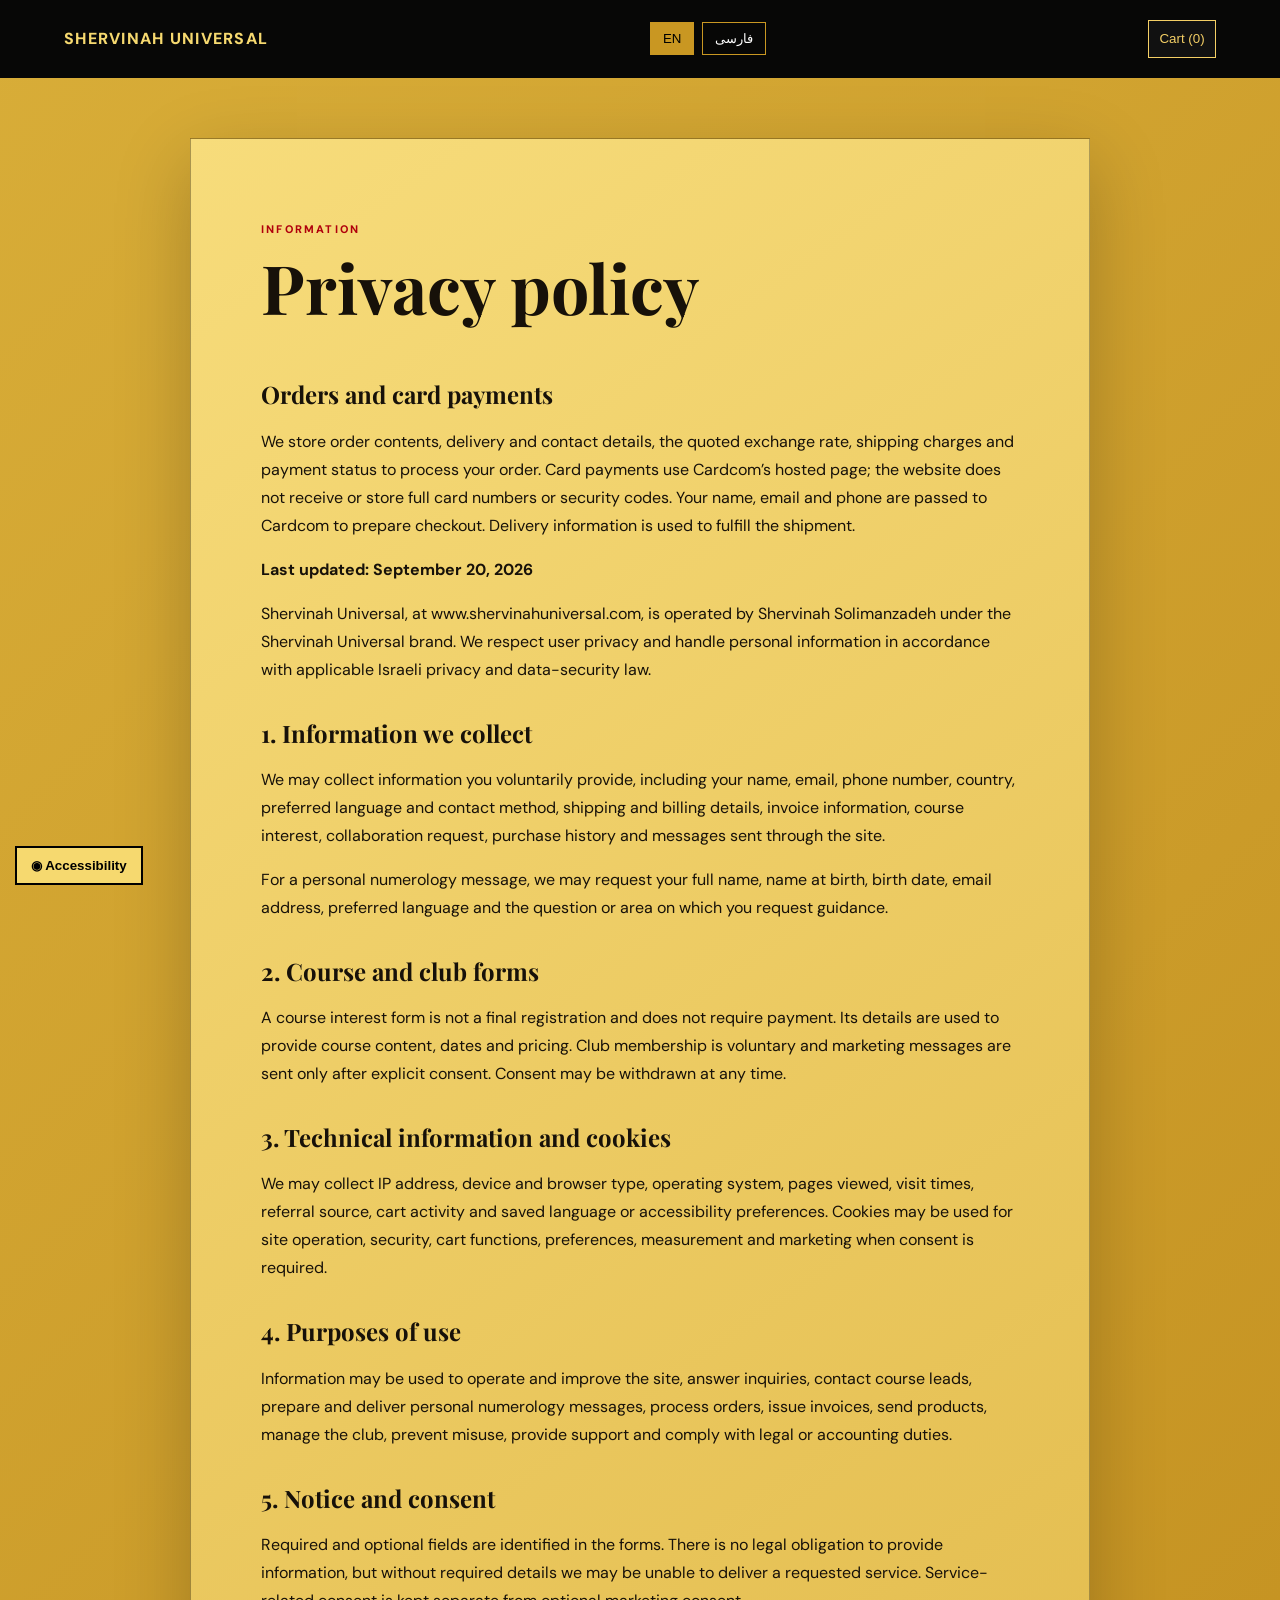
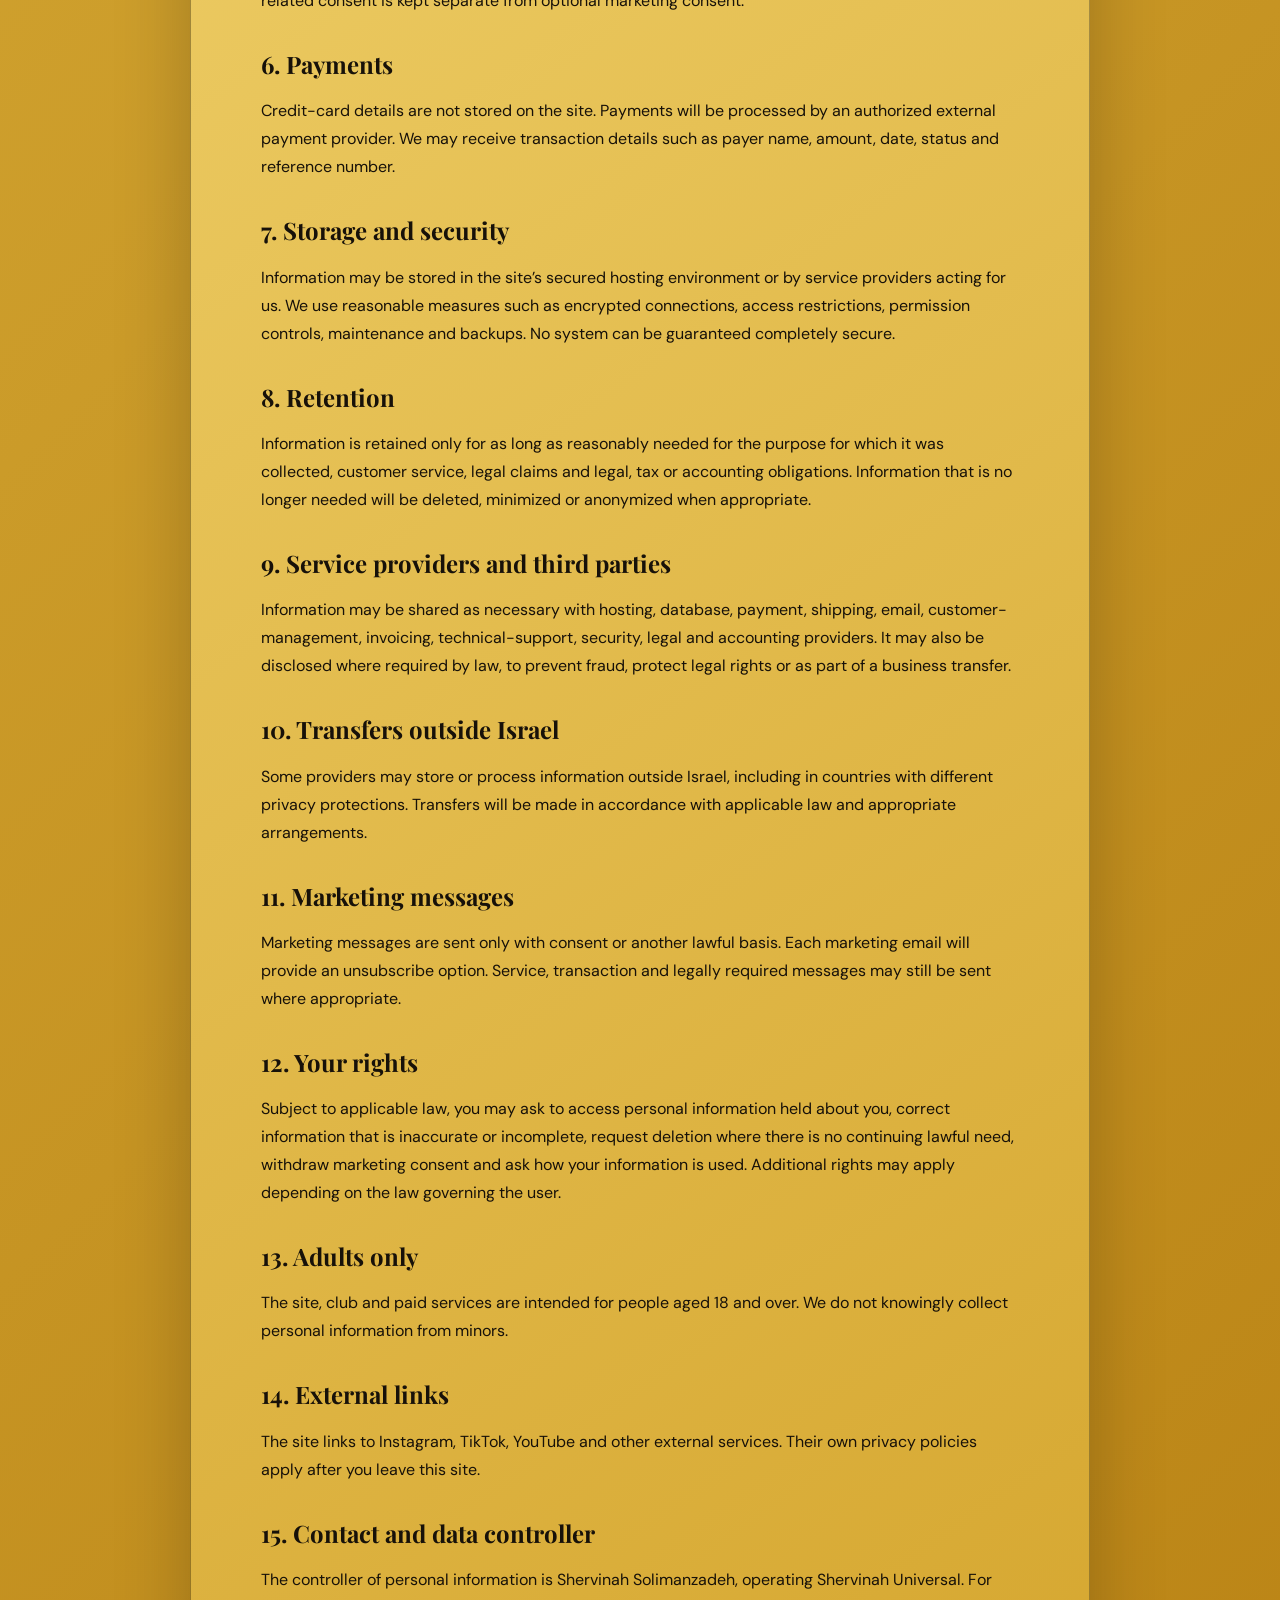
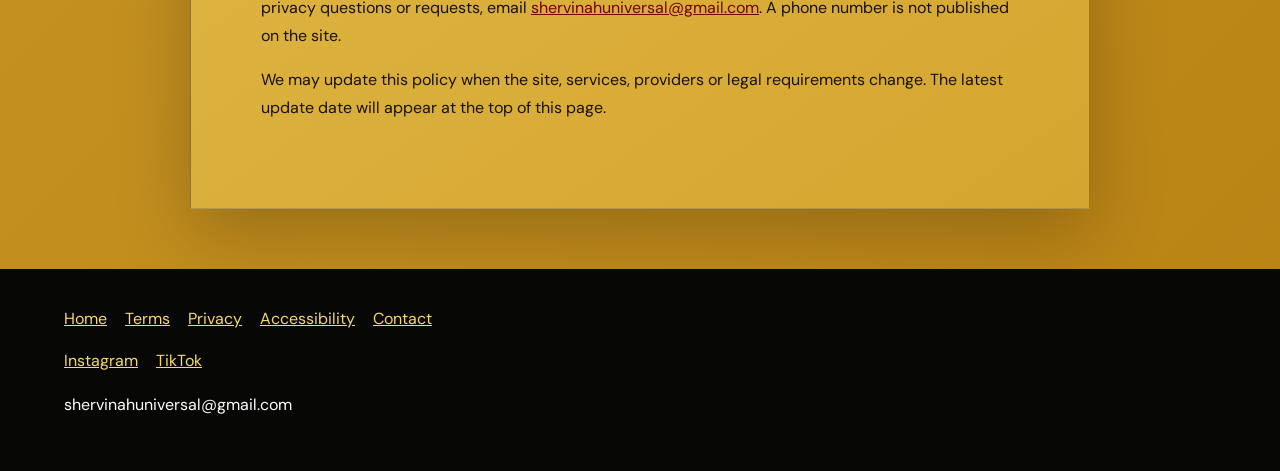
<file: privacy.html>
<!doctype html><html lang="en" dir="ltr"><head><meta charset="utf-8"><meta name="viewport" content="width=device-width,initial-scale=1"><title>Privacy Policy | Shervinah Universal</title><meta name="description" content="Shervinah Universal's privacy policy: what data is collected and how it is used."><link rel="icon" href="assets/favicon/favicon-32.png" sizes="32x32" type="image/png"><link rel="icon" href="assets/favicon/favicon-16.png" sizes="16x16" type="image/png"><link rel="icon" href="assets/favicon/favicon.ico" sizes="48x48"><link rel="apple-touch-icon" href="assets/favicon/apple-touch-icon.png"><link rel="canonical" href="https://www.shervinahuniversal.com/privacy.html"><meta property="og:type" content="website"><meta property="og:site_name" content="Shervinah Universal"><meta property="og:title" content="Privacy Policy | Shervinah Universal"><meta property="og:description" content="Shervinah Universal's privacy policy: what data is collected and how it is used."><meta property="og:image" content="https://www.shervinahuniversal.com/assets/favicon/og-image.jpg"><meta property="og:url" content="https://www.shervinahuniversal.com/privacy.html"><meta name="twitter:card" content="summary_large_image"><meta name="twitter:title" content="Privacy Policy | Shervinah Universal"><meta name="twitter:description" content="Shervinah Universal's privacy policy: what data is collected and how it is used."><meta name="twitter:image" content="https://www.shervinahuniversal.com/assets/favicon/og-image.jpg"><script async src="https://www.googletagmanager.com/gtag/js?id=G-7BXHJC7DZ1"></script><script>window.dataLayer=window.dataLayer||[];function gtag(){dataLayer.push(arguments);}gtag('js',new Date());gtag('config','G-7BXHJC7DZ1');</script><link rel="preconnect" href="https://fonts.googleapis.com"><link rel="preconnect" href="https://fonts.gstatic.com" crossorigin><link href="https://fonts.googleapis.com/css2?family=DM+Sans:wght@400;600;700&family=Playfair+Display:wght@600&family=Vazirmatn:wght@400;600;700&display=swap" rel="stylesheet"><link rel="stylesheet" href="info.css"><link rel="stylesheet" href="commerce.css?v=store-5"></head><body><a class="skip" href="#content">Skip to content</a><header><a href="index.html">SHERVINAH UNIVERSAL</a><div class="langs"><button data-lang="en">EN</button><button data-lang="fa">فارسی</button></div></header><main id="content"><article class="legal-view" data-view="en"><p class="eyebrow">INFORMATION</p><h1>Privacy policy</h1><h2>Orders and card payments</h2><p>We store order contents, delivery and contact details, the quoted exchange rate, shipping charges and payment status to process your order. Card payments use Cardcom’s hosted page; the website does not receive or store full card numbers or security codes. Your name, email and phone are passed to Cardcom to prepare checkout. Delivery information is used to fulfill the shipment.</p><p><strong>Last updated: September 20, 2026</strong></p><p>Shervinah Universal, at www.shervinahuniversal.com, is operated by Shervinah Solimanzadeh under the Shervinah Universal brand. We respect user privacy and handle personal information in accordance with applicable Israeli privacy and data-security law.</p>
<h2>1. Information we collect</h2><p>We may collect information you voluntarily provide, including your name, email, phone number, country, preferred language and contact method, shipping and billing details, invoice information, course interest, collaboration request, purchase history and messages sent through the site.</p><p>For a personal numerology message, we may request your full name, name at birth, birth date, email address, preferred language and the question or area on which you request guidance.</p>
<h2>2. Course and club forms</h2><p>A course interest form is not a final registration and does not require payment. Its details are used to provide course content, dates and pricing. Club membership is voluntary and marketing messages are sent only after explicit consent. Consent may be withdrawn at any time.</p>
<h2>3. Technical information and cookies</h2><p>We may collect IP address, device and browser type, operating system, pages viewed, visit times, referral source, cart activity and saved language or accessibility preferences. Cookies may be used for site operation, security, cart functions, preferences, measurement and marketing when consent is required.</p>
<h2>4. Purposes of use</h2><p>Information may be used to operate and improve the site, answer inquiries, contact course leads, prepare and deliver personal numerology messages, process orders, issue invoices, send products, manage the club, prevent misuse, provide support and comply with legal or accounting duties.</p>
<h2>5. Notice and consent</h2><p>Required and optional fields are identified in the forms. There is no legal obligation to provide information, but without required details we may be unable to deliver a requested service. Service-related consent is kept separate from optional marketing consent.</p>
<h2>6. Payments</h2><p>Credit-card details are not stored on the site. Payments will be processed by an authorized external payment provider. We may receive transaction details such as payer name, amount, date, status and reference number.</p>
<h2>7. Storage and security</h2><p>Information may be stored in the site’s secured hosting environment or by service providers acting for us. We use reasonable measures such as encrypted connections, access restrictions, permission controls, maintenance and backups. No system can be guaranteed completely secure.</p>
<h2>8. Retention</h2><p>Information is retained only for as long as reasonably needed for the purpose for which it was collected, customer service, legal claims and legal, tax or accounting obligations. Information that is no longer needed will be deleted, minimized or anonymized when appropriate.</p>
<h2>9. Service providers and third parties</h2><p>Information may be shared as necessary with hosting, database, payment, shipping, email, customer-management, invoicing, technical-support, security, legal and accounting providers. It may also be disclosed where required by law, to prevent fraud, protect legal rights or as part of a business transfer.</p>
<h2>10. Transfers outside Israel</h2><p>Some providers may store or process information outside Israel, including in countries with different privacy protections. Transfers will be made in accordance with applicable law and appropriate arrangements.</p>
<h2>11. Marketing messages</h2><p>Marketing messages are sent only with consent or another lawful basis. Each marketing email will provide an unsubscribe option. Service, transaction and legally required messages may still be sent where appropriate.</p>
<h2>12. Your rights</h2><p>Subject to applicable law, you may ask to access personal information held about you, correct information that is inaccurate or incomplete, request deletion where there is no continuing lawful need, withdraw marketing consent and ask how your information is used. Additional rights may apply depending on the law governing the user.</p>
<h2>13. Adults only</h2><p>The site, club and paid services are intended for people aged 18 and over. We do not knowingly collect personal information from minors.</p>
<h2>14. External links</h2><p>The site links to Instagram, TikTok, YouTube and other external services. Their own privacy policies apply after you leave this site.</p>
<h2>15. Contact and data controller</h2><p>The controller of personal information is Shervinah Solimanzadeh, operating Shervinah Universal. For privacy questions or requests, email <a href="mailto:shervinahuniversal@gmail.com">shervinahuniversal@gmail.com</a>. A phone number is not published on the site.</p><p>We may update this policy when the site, services, providers or legal requirements change. The latest update date will appear at the top of this page.</p></article>
<article class="legal-view" data-view="fa" dir="rtl" hidden><h2>سفارش و پرداخت با کارت</h2><p>برای پردازش سفارش، محصولات، نشانی ارسال، اطلاعات تماس، نرخ ارز، هزینه ارسال و وضعیت پرداخت ذخیره می‌شود. پرداخت در صفحه امن کاردکام انجام می‌شود؛ سایت شماره کامل کارت یا کد امنیتی را دریافت یا ذخیره نمی‌کند. نام، ایمیل و تلفن برای آماده‌سازی پرداخت به کاردکام منتقل می‌شود. اطلاعات ارسال برای تحویل سفارش استفاده می‌شود.</p><p class="eyebrow">اطلاعات</p><h1>سیاست حفظ حریم خصوصی</h1><p><strong>آخرین به‌روزرسانی: ۲۰ سپتامبر ۲۰۲۶</strong></p><p>وب‌سایت Shervinah Universal به نشانی www.shervinahuniversal.com توسط شروینا سلیمان‌زاده تحت نام Shervinah Universal اداره می‌شود. ما به حریم خصوصی کاربران احترام می‌گذاریم و اطلاعات شخصی را مطابق قوانین قابل اجرای اسرائیل در زمینه حریم خصوصی و امنیت اطلاعات مدیریت می‌کنیم.</p>
<h2>۱. اطلاعاتی که جمع‌آوری می‌کنیم</h2><p>ممکن است اطلاعاتی را که با اختیار خود ارائه می‌دهید جمع‌آوری کنیم، از جمله نام، ایمیل، شماره تلفن، کشور، زبان و روش تماس ترجیحی، نشانی ارسال و صورتحساب، اطلاعات فاکتور، علاقه‌مندی به دوره، پیشنهاد همکاری، سابقه خرید و پیام‌های ارسالی از طریق سایت.</p><p>برای پیام شخصی نمرولوژی ممکن است نام کامل، نام هنگام تولد، تاریخ تولد، ایمیل، زبان ترجیحی و سؤال یا موضوع مورد نظر شما را درخواست کنیم.</p>
<h2>۲. فرم دوره و باشگاه</h2><p>فرم علاقه‌مندی به دوره، ثبت‌نام نهایی نیست و پرداختی ندارد. اطلاعات آن برای ارائه محتوای دوره، زمان و قیمت استفاده می‌شود. عضویت در باشگاه اختیاری است و پیام‌های بازاریابی فقط با رضایت صریح ارسال می‌شوند. این رضایت را می‌توان هر زمان لغو کرد.</p>
<h2>۳. اطلاعات فنی و کوکی‌ها</h2><p>ممکن است نشانی IP، نوع دستگاه و مرورگر، سیستم‌عامل، صفحات مشاهده‌شده، زمان بازدید، منبع ارجاع، فعالیت سبد خرید و تنظیمات زبان یا دسترس‌پذیری جمع‌آوری شود. کوکی‌ها ممکن است برای عملکرد سایت، امنیت، سبد خرید، ذخیره تنظیمات، اندازه‌گیری و بازاریابی در موارد نیازمند رضایت استفاده شوند.</p>
<h2>۴. هدف‌های استفاده</h2><p>اطلاعات ممکن است برای اداره و بهبود سایت، پاسخ به درخواست‌ها، تماس با علاقه‌مندان دوره، آماده‌سازی و تحویل پیام نمرولوژی، پردازش سفارش، صدور فاکتور، ارسال محصول، مدیریت باشگاه، جلوگیری از سوءاستفاده، پشتیبانی و انجام تعهدات قانونی و حسابداری استفاده شود.</p>
<h2>۵. اطلاع‌رسانی و رضایت</h2><p>فیلدهای اجباری و اختیاری در فرم مشخص می‌شوند. الزام قانونی برای ارائه اطلاعات وجود ندارد، اما بدون اطلاعات ضروری ممکن است ارائه خدمت ممکن نباشد. رضایت مربوط به خدمت از رضایت اختیاری برای بازاریابی جدا نگه داشته می‌شود.</p>
<h2>۶. پرداخت‌ها</h2><p>اطلاعات کارت اعتباری در سایت ذخیره نمی‌شود. پرداخت از طریق ارائه‌دهنده خارجی مجاز انجام خواهد شد. ممکن است اطلاعات تراکنش مانند نام پرداخت‌کننده، مبلغ، تاریخ، وضعیت و شماره مرجع به ما منتقل شود.</p>
<h2>۷. نگهداری و امنیت</h2><p>اطلاعات ممکن است در محیط امن میزبانی سایت یا نزد ارائه‌دهندگان خدمات نگهداری شود. از تدابیر معقول مانند اتصال رمزگذاری‌شده، محدودیت دسترسی، کنترل مجوزها، نگهداری فنی و پشتیبان‌گیری استفاده می‌کنیم. هیچ سامانه‌ای امنیت مطلق ندارد.</p>
<h2>۸. مدت نگهداری</h2><p>اطلاعات فقط تا زمانی نگهداری می‌شود که برای هدف جمع‌آوری، خدمات مشتری، ادعاهای حقوقی یا تعهدات قانونی، مالیاتی و حسابداری نیاز باشد. اطلاعات غیرضروری در زمان مناسب حذف، محدود یا ناشناس می‌شود.</p>
<h2>۹. ارائه‌دهندگان و اشخاص ثالث</h2><p>در حد نیاز ممکن است اطلاعات با ارائه‌دهندگان میزبانی، پایگاه داده، پرداخت، ارسال، ایمیل، مدیریت مشتری، فاکتور، پشتیبانی فنی، امنیت، خدمات حقوقی و حسابداری به اشتراک گذاشته شود. همچنین ممکن است در صورت الزام قانونی، جلوگیری از تقلب، حمایت از حقوق قانونی یا انتقال کسب‌وکار افشا شود.</p>
<h2>۱۰. انتقال اطلاعات خارج از اسرائیل</h2><p>برخی ارائه‌دهندگان ممکن است اطلاعات را خارج از اسرائیل ذخیره یا پردازش کنند. انتقال اطلاعات مطابق قانون قابل اجرا و ترتیبات مناسب انجام خواهد شد.</p>
<h2>۱۱. پیام‌های بازاریابی</h2><p>پیام‌های بازاریابی فقط با رضایت یا مبنای قانونی دیگر ارسال می‌شوند. هر ایمیل بازاریابی امکان لغو عضویت خواهد داشت. پیام‌های خدماتی، تراکنشی یا قانونی ممکن است همچنان ارسال شوند.</p>
<h2>۱۲. حقوق شما</h2><p>با توجه به قانون قابل اجرا، می‌توانید درخواست دسترسی، اصلاح اطلاعات نادرست یا ناقص، حذف اطلاعاتی که نیاز قانونی برای نگهداری آن وجود ندارد، لغو رضایت بازاریابی و توضیح درباره نحوه استفاده از اطلاعات را مطرح کنید.</p>
<h2>۱۳. ویژه بزرگسالان</h2><p>سایت، باشگاه و خدمات پولی برای افراد ۱۸ سال و بالاتر طراحی شده‌اند. آگاهانه از افراد زیر سن قانونی اطلاعات جمع‌آوری نمی‌کنیم.</p>
<h2>۱۴. پیوندهای خارجی</h2><p>سایت به اینستاگرام، تیک‌تاک، یوتیوب و خدمات خارجی دیگر پیوند دارد. پس از خروج از سایت، سیاست‌های حریم خصوصی همان خدمات اعمال می‌شود.</p>
<h2>۱۵. تماس و مسئول اطلاعات</h2><p>مسئول اطلاعات شخصی شروینا سلیمان‌زاده، مدیر Shervinah Universal است. برای درخواست‌های حریم خصوصی به <a href="mailto:shervinahuniversal@gmail.com">shervinahuniversal@gmail.com</a> ایمیل بزنید. شماره تلفن در سایت منتشر نمی‌شود.</p><p>ممکن است این سیاست با تغییر سایت، خدمات، ارائه‌دهندگان یا الزامات قانونی به‌روزرسانی شود. تاریخ آخرین به‌روزرسانی در بالای صفحه نمایش داده می‌شود.</p></article></main><footer><a href="index.html">Home</a><a href="terms.html">Terms</a><a href="privacy.html">Privacy</a><a href="accessibility.html">Accessibility</a><a href="contact.html">Contact</a><div class="social"><a href="https://www.instagram.com/shervinah.universal/" target="_blank" rel="noopener">Instagram</a><a href="https://www.tiktok.com/@shervinah.universal" target="_blank" rel="noopener">TikTok</a></div><p>shervinahuniversal@gmail.com</p></footer><button class="a11y" aria-label="Accessibility">◉ Accessibility</button><div class="a11y-menu"><button data-mode="big">Larger text</button><button data-mode="contrast">High contrast</button><button data-mode="gray">Grayscale</button><button data-mode="reset">Reset</button></div><script src="info.js"></script><script src="store-ui.js?v=store-5"></script><script src="commerce.js?v=store-5"></script></body></html>
</file>
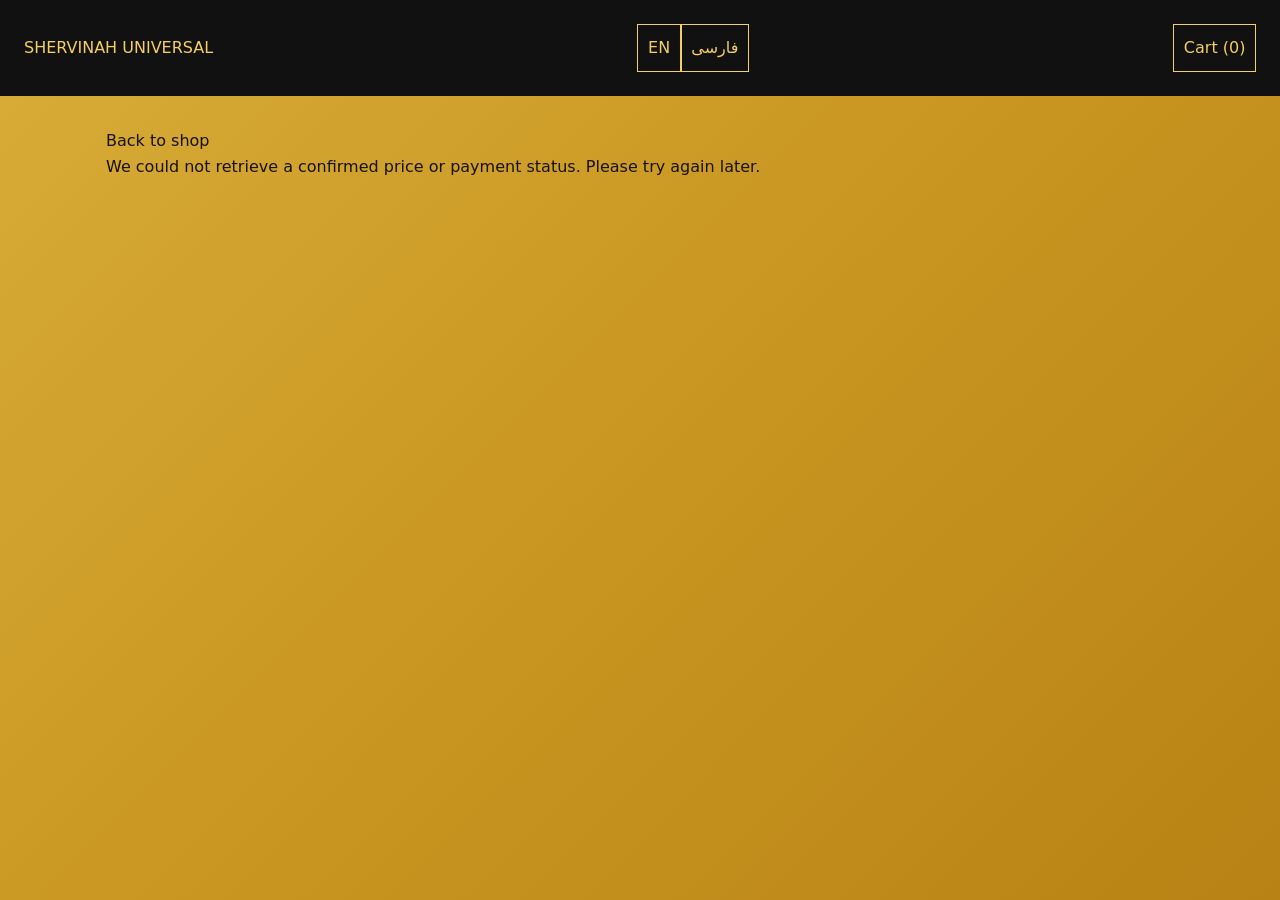
<file: product.html>
<!doctype html><html lang="en"><head><meta charset="utf-8"><meta name="viewport" content="width=device-width,initial-scale=1"><title>Product | Shervinah Universal</title><link rel="stylesheet" href="styles.css"><link rel="stylesheet" href="commerce.css?v=store-5"></head><body><header class="checkout-header"><a href="shop.html">SHERVINAH UNIVERSAL</a><div><button data-checkout-lang="en">EN</button><button data-checkout-lang="fa">فارسی</button></div></header><main class="checkout-shell"><a href="shop.html" data-en="Back to shop" data-fa="بازگشت به فروشگاه">Back to shop</a><div id="product-content" aria-live="polite"><p data-en="Loading product…" data-fa="در حال بارگیری محصول…">Loading product…</p></div></main><script src="store-ui.js?v=store-5"></script><script src="commerce.js?v=store-5"></script></body></html>
</file>
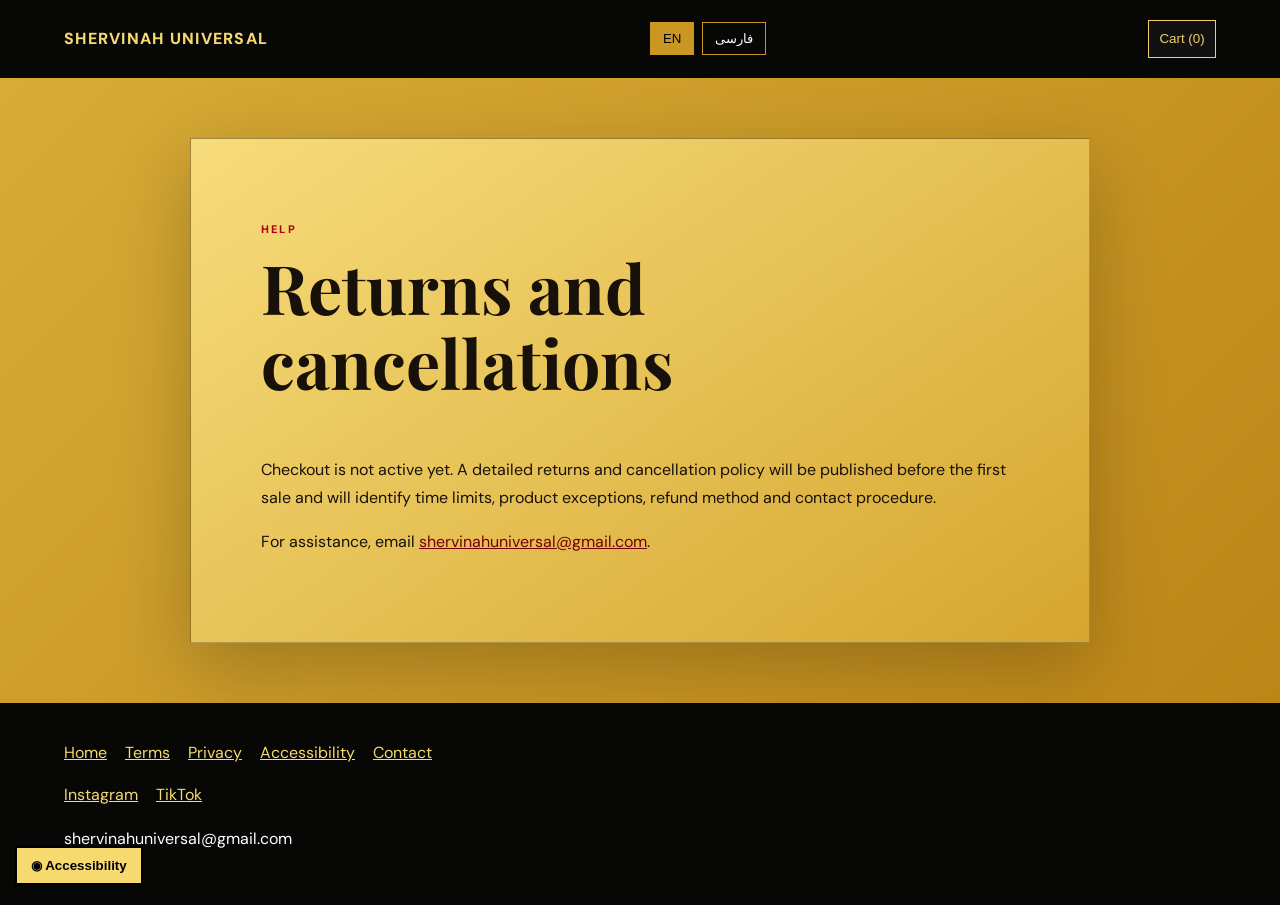
<file: returns.html>
<!doctype html><html lang="en" dir="ltr"><head><meta charset="utf-8"><meta name="viewport" content="width=device-width,initial-scale=1"><title>Returns and Cancellations | Shervinah Universal</title><meta name="description" content="Shervinah Universal's returns and cancellations policy."><link rel="icon" href="assets/favicon/favicon-32.png" sizes="32x32" type="image/png"><link rel="icon" href="assets/favicon/favicon-16.png" sizes="16x16" type="image/png"><link rel="icon" href="assets/favicon/favicon.ico" sizes="48x48"><link rel="apple-touch-icon" href="assets/favicon/apple-touch-icon.png"><link rel="canonical" href="https://www.shervinahuniversal.com/returns.html"><meta property="og:type" content="website"><meta property="og:site_name" content="Shervinah Universal"><meta property="og:title" content="Returns and Cancellations | Shervinah Universal"><meta property="og:description" content="Shervinah Universal's returns and cancellations policy."><meta property="og:image" content="https://www.shervinahuniversal.com/assets/favicon/og-image.jpg"><meta property="og:url" content="https://www.shervinahuniversal.com/returns.html"><meta name="twitter:card" content="summary_large_image"><meta name="twitter:title" content="Returns and Cancellations | Shervinah Universal"><meta name="twitter:description" content="Shervinah Universal's returns and cancellations policy."><meta name="twitter:image" content="https://www.shervinahuniversal.com/assets/favicon/og-image.jpg"><script async src="https://www.googletagmanager.com/gtag/js?id=G-7BXHJC7DZ1"></script><script>window.dataLayer=window.dataLayer||[];function gtag(){dataLayer.push(arguments);}gtag('js',new Date());gtag('config','G-7BXHJC7DZ1');</script><link rel="preconnect" href="https://fonts.googleapis.com"><link rel="preconnect" href="https://fonts.gstatic.com" crossorigin><link href="https://fonts.googleapis.com/css2?family=DM+Sans:wght@400;600;700&family=Playfair+Display:wght@600&family=Vazirmatn:wght@400;600;700&display=swap" rel="stylesheet"><link rel="stylesheet" href="info.css"><link rel="stylesheet" href="commerce.css?v=store-5"></head><body><a class="skip" href="#content">Skip to content</a><header><a href="index.html">SHERVINAH UNIVERSAL</a><div class="langs"><button data-lang="en">EN</button><button data-lang="fa">فارسی</button></div></header><main id="content"><article class="legal-view" data-view="en"><p class="eyebrow">HELP</p><h1>Returns and cancellations</h1><p>Checkout is not active yet. A detailed returns and cancellation policy will be published before the first sale and will identify time limits, product exceptions, refund method and contact procedure.</p><p>For assistance, email <a href="mailto:shervinahuniversal@gmail.com">shervinahuniversal@gmail.com</a>.</p></article><article class="legal-view" data-view="fa" dir="rtl" hidden><p class="eyebrow">راهنما</p><h1>مرجوعی و لغو سفارش</h1><p>پرداخت هنوز فعال نیست. پیش از اولین فروش، سیاست کامل مرجوعی و لغو شامل مهلت‌ها، استثناهای محصول، روش بازپرداخت و روند تماس منتشر خواهد شد.</p><p>برای کمک به <a href="mailto:shervinahuniversal@gmail.com">shervinahuniversal@gmail.com</a> ایمیل بزنید.</p></article></main><footer><a href="index.html">Home</a><a href="terms.html">Terms</a><a href="privacy.html">Privacy</a><a href="accessibility.html">Accessibility</a><a href="contact.html">Contact</a><div class="social"><a href="https://www.instagram.com/shervinah.universal/" target="_blank" rel="noopener">Instagram</a><a href="https://www.tiktok.com/@shervinah.universal" target="_blank" rel="noopener">TikTok</a></div><p>shervinahuniversal@gmail.com</p></footer><button class="a11y" aria-label="Accessibility">◉ Accessibility</button><div class="a11y-menu"><button data-mode="big">Larger text</button><button data-mode="contrast">High contrast</button><button data-mode="gray">Grayscale</button><button data-mode="reset">Reset</button></div><script src="info.js"></script><script src="store-ui.js?v=store-5"></script><script src="commerce.js?v=store-5"></script></body></html>
</file>
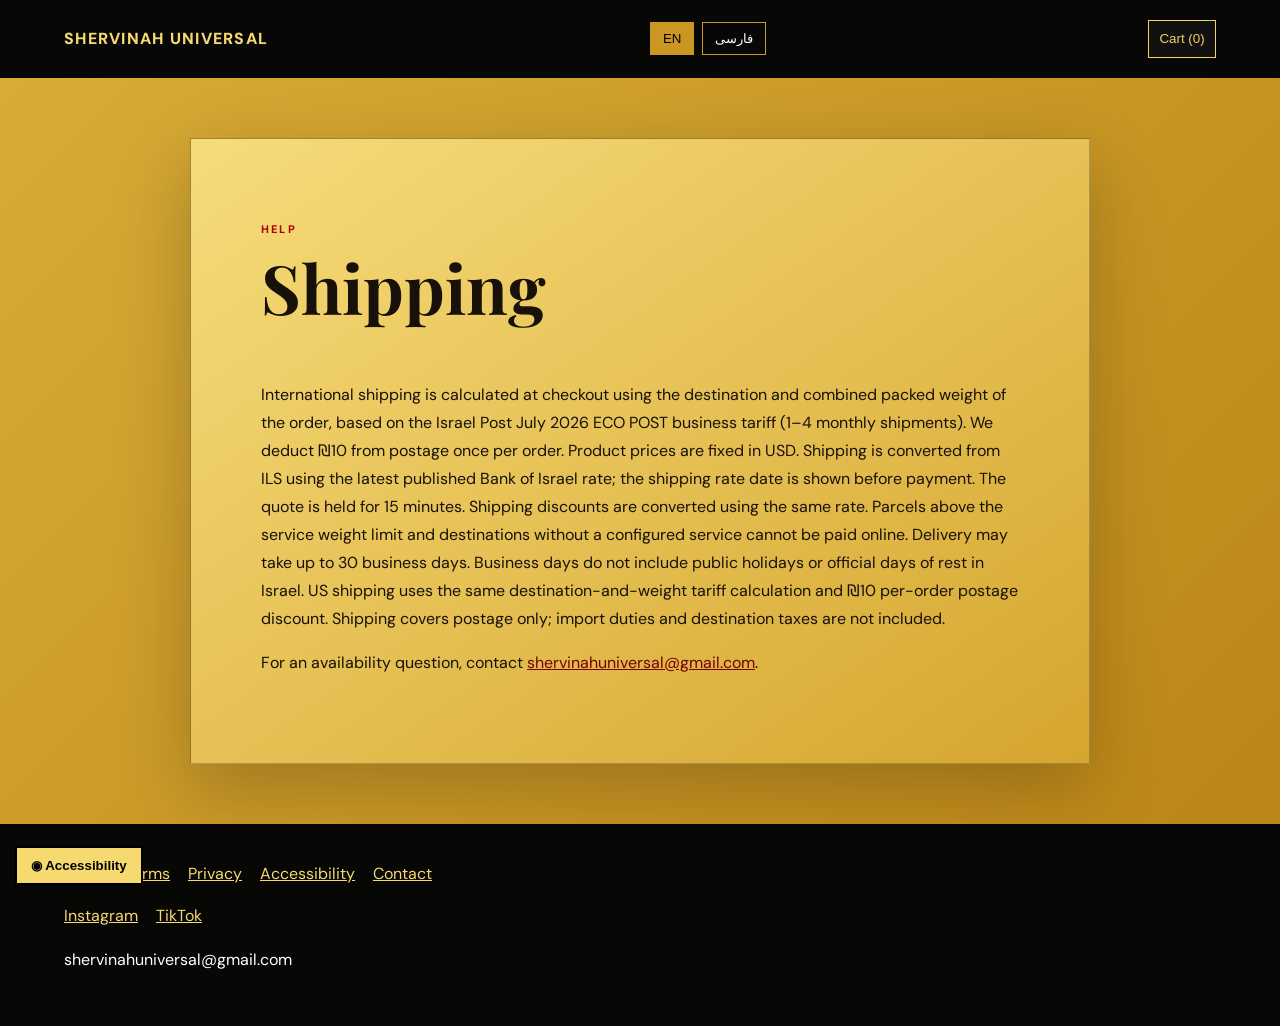
<file: shipping.html>
<!doctype html><html lang="en" dir="ltr"><head><meta charset="utf-8"><meta name="viewport" content="width=device-width,initial-scale=1"><title>Shipping | Shervinah Universal</title><meta name="description" content="Shipping information for Shervinah Universal orders."><link rel="icon" href="assets/favicon/favicon-32.png" sizes="32x32" type="image/png"><link rel="icon" href="assets/favicon/favicon-16.png" sizes="16x16" type="image/png"><link rel="icon" href="assets/favicon/favicon.ico" sizes="48x48"><link rel="apple-touch-icon" href="assets/favicon/apple-touch-icon.png"><link rel="canonical" href="https://www.shervinahuniversal.com/shipping.html"><meta property="og:type" content="website"><meta property="og:site_name" content="Shervinah Universal"><meta property="og:title" content="Shipping | Shervinah Universal"><meta property="og:description" content="Shipping information for Shervinah Universal orders."><meta property="og:image" content="https://www.shervinahuniversal.com/assets/favicon/og-image.jpg"><meta property="og:url" content="https://www.shervinahuniversal.com/shipping.html"><meta name="twitter:card" content="summary_large_image"><meta name="twitter:title" content="Shipping | Shervinah Universal"><meta name="twitter:description" content="Shipping information for Shervinah Universal orders."><meta name="twitter:image" content="https://www.shervinahuniversal.com/assets/favicon/og-image.jpg"><script async src="https://www.googletagmanager.com/gtag/js?id=G-7BXHJC7DZ1"></script><script>window.dataLayer=window.dataLayer||[];function gtag(){dataLayer.push(arguments);}gtag('js',new Date());gtag('config','G-7BXHJC7DZ1');</script><link rel="preconnect" href="https://fonts.googleapis.com"><link rel="preconnect" href="https://fonts.gstatic.com" crossorigin><link href="https://fonts.googleapis.com/css2?family=DM+Sans:wght@400;600;700&family=Playfair+Display:wght@600&family=Vazirmatn:wght@400;600;700&display=swap" rel="stylesheet"><link rel="stylesheet" href="info.css"><link rel="stylesheet" href="commerce.css?v=store-5"></head><body><a class="skip" href="#content">Skip to content</a><header><a href="index.html">SHERVINAH UNIVERSAL</a><div class="langs"><button data-lang="en">EN</button><button data-lang="fa">فارسی</button></div></header><main id="content"><article class="legal-view" data-view="en"><p class="eyebrow">HELP</p><h1>Shipping</h1><p>International shipping is calculated at checkout using the destination and combined packed weight of the order, based on the Israel Post July 2026 ECO POST business tariff (1–4 monthly shipments). We deduct ₪10 from postage once per order. Product prices are fixed in USD. Shipping is converted from ILS using the latest published Bank of Israel rate; the shipping rate date is shown before payment. The quote is held for 15 minutes. Shipping discounts are converted using the same rate. Parcels above the service weight limit and destinations without a configured service cannot be paid online. Delivery may take up to 30 business days. Business days do not include public holidays or official days of rest in Israel. US shipping uses the same destination-and-weight tariff calculation and ₪10 per-order postage discount. Shipping covers postage only; import duties and destination taxes are not included.</p><p>For an availability question, contact <a href="mailto:shervinahuniversal@gmail.com">shervinahuniversal@gmail.com</a>.</p></article><article class="legal-view" data-view="fa" dir="rtl" hidden><p class="eyebrow">راهنما</p><h1>ارسال</h1><p>هزینه ارسال بین‌المللی بر اساس کشور مقصد و وزن کل بسته، مطابق تعرفه ECO POST ژوئیه ۲۰۲۶ برای ۱ تا ۴ مرسوله ماهانه محاسبه می‌شود. برای هر سفارش یک بار ۱۰ شِکِل تخفیف ارسال اعمال می‌شود. قیمت محصولات به دلار آمریکا ثابت است. هزینه ارسال از شِکِل بر اساس آخرین نرخ منتشرشده بانک اسرائیل به دلار تبدیل می‌شود. تاریخ نرخ پیش از پرداخت نمایش داده می‌شود و قیمت ۱۵ دقیقه اعتبار دارد. بسته‌های بیش از وزن مجاز و مقصدهای بدون سرویس امکان پرداخت آنلاین ندارند. زمان تحویل ممکن است تا ۳۰ روز کاری طول بکشد. تعطیلات رسمی و روزهای استراحت در اسرائیل جزو روزهای کاری محسوب نمی‌شوند. ارسال به آمریکا نیز بر اساس تعرفه مقصد و وزن با تخفیف ۱۰ شِکِل برای هر سفارش محاسبه می‌شود. هزینه ارسال فقط شامل پست است؛ عوارض واردات و مالیات محلی در این مبلغ نیست.</p><p>برای پرسش درباره موجودی با <a href="mailto:shervinahuniversal@gmail.com">shervinahuniversal@gmail.com</a> تماس بگیرید.</p></article></main><footer><a href="index.html">Home</a><a href="terms.html">Terms</a><a href="privacy.html">Privacy</a><a href="accessibility.html">Accessibility</a><a href="contact.html">Contact</a><div class="social"><a href="https://www.instagram.com/shervinah.universal/" target="_blank" rel="noopener">Instagram</a><a href="https://www.tiktok.com/@shervinah.universal" target="_blank" rel="noopener">TikTok</a></div><p>shervinahuniversal@gmail.com</p></footer><button class="a11y" aria-label="Accessibility">◉ Accessibility</button><div class="a11y-menu"><button data-mode="big">Larger text</button><button data-mode="contrast">High contrast</button><button data-mode="gray">Grayscale</button><button data-mode="reset">Reset</button></div><script src="info.js"></script><script src="store-ui.js?v=store-5"></script><script src="commerce.js?v=store-5"></script></body></html>
</file>
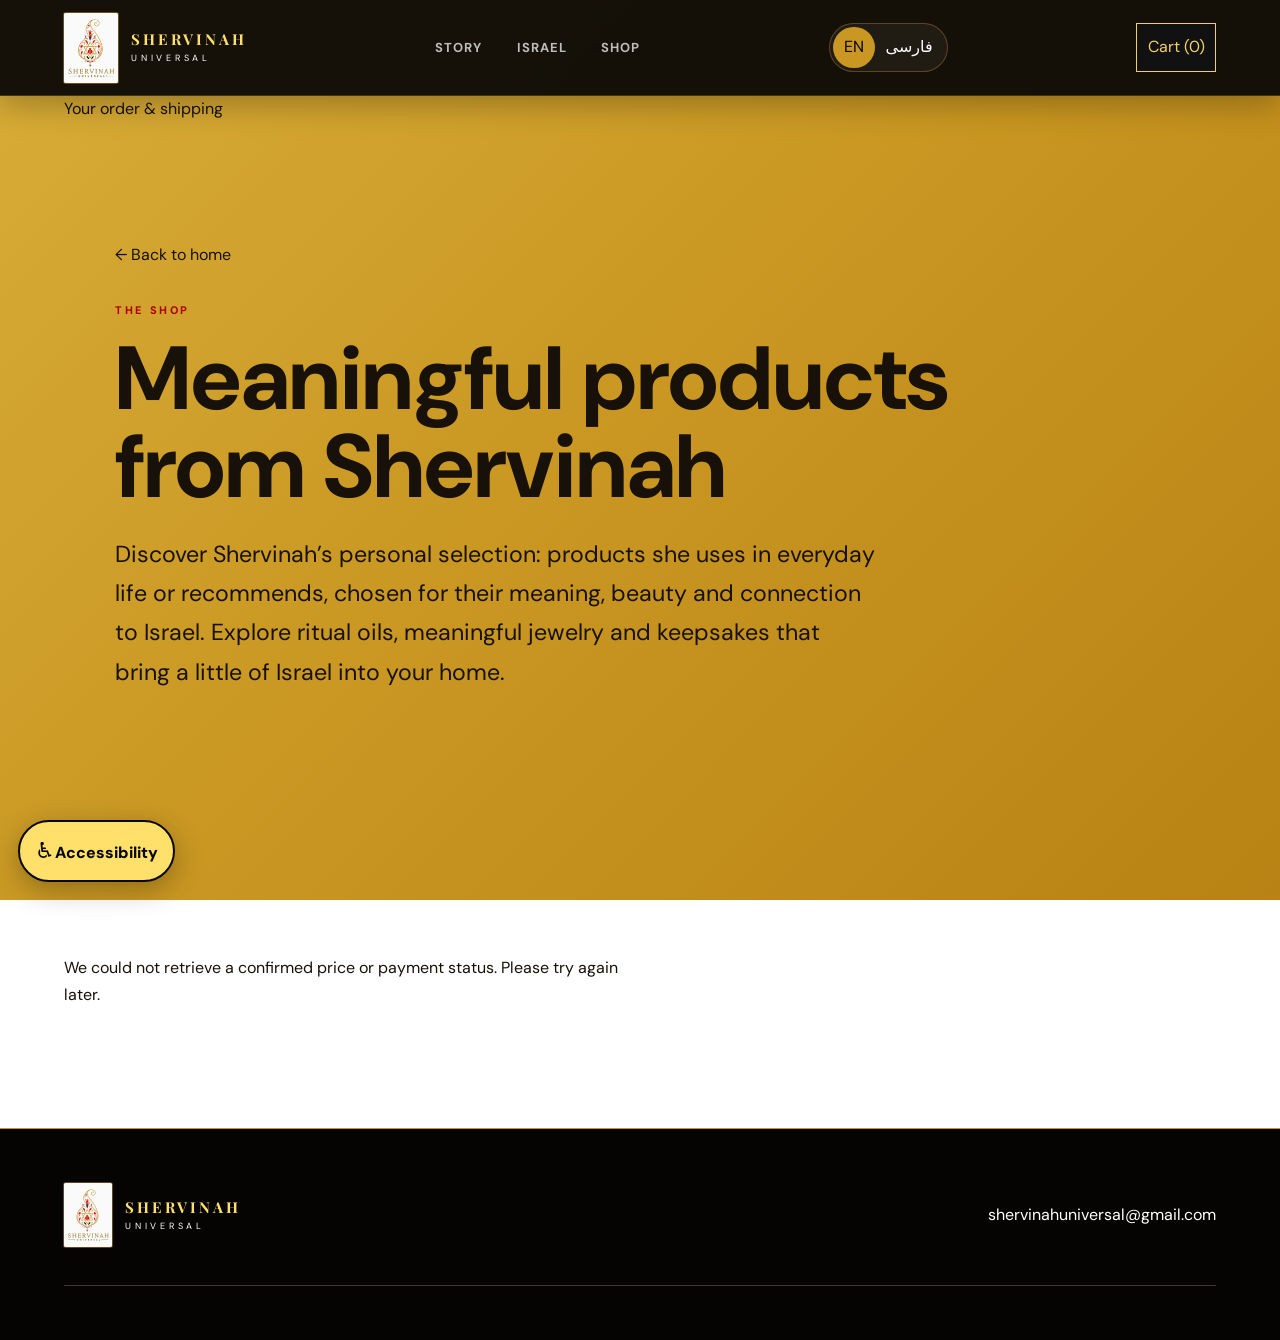
<file: shop.html>
<!doctype html>
<html lang="en" dir="ltr">
<head><meta charset="utf-8"><meta name="viewport" content="width=device-width,initial-scale=1"><meta name="description" content="Shervinah Universal shop categories"><title>Shop | Shervinah Universal</title><link rel="icon" href="assets/favicon/favicon-32.png" sizes="32x32" type="image/png"><link rel="icon" href="assets/favicon/favicon-16.png" sizes="16x16" type="image/png"><link rel="icon" href="assets/favicon/favicon.ico" sizes="48x48"><link rel="apple-touch-icon" href="assets/favicon/apple-touch-icon.png"><link rel="canonical" href="https://www.shervinahuniversal.com/shop.html"><meta property="og:type" content="website"><meta property="og:site_name" content="Shervinah Universal"><meta property="og:title" content="Shop | Shervinah Universal"><meta property="og:description" content="Shervinah Universal shop categories"><meta property="og:image" content="https://www.shervinahuniversal.com/assets/favicon/og-image.jpg"><meta property="og:url" content="https://www.shervinahuniversal.com/shop.html"><meta name="twitter:card" content="summary_large_image"><meta name="twitter:title" content="Shop | Shervinah Universal"><meta name="twitter:description" content="Shervinah Universal shop categories"><meta name="twitter:image" content="https://www.shervinahuniversal.com/assets/favicon/og-image.jpg"><script async src="https://www.googletagmanager.com/gtag/js?id=G-7BXHJC7DZ1"></script><script>window.dataLayer=window.dataLayer||[];function gtag(){dataLayer.push(arguments);}gtag('js',new Date());gtag('config','G-7BXHJC7DZ1');</script><link rel="preconnect" href="https://fonts.googleapis.com"><link rel="preconnect" href="https://fonts.gstatic.com" crossorigin><link href="https://fonts.googleapis.com/css2?family=DM+Sans:wght@400;500;600;700&family=Playfair+Display:wght@500;600;700&family=Vazirmatn:wght@400;500;600;700&display=swap" rel="stylesheet"><link rel="stylesheet" href="styles.css?v=products-3"><link rel="stylesheet" href="commerce.css?v=store-5"></head>
<body>
<a class="skip-link" href="#mainContent">Skip to main content</a>
<header class="site-header"><a class="brand" href="index.html"><span class="brand-mark"><img src="assets/images/shervinah-logo-modern-web.webp" width="768" height="1152" alt=""></span><span class="brand-copy"><strong>SHERVINAH</strong><small>UNIVERSAL</small></span></a><nav class="desktop-nav"><a href="index.html#story" data-en="Story" data-fa="داستان">Story</a><a href="index.html#israel" data-en="Israel" data-fa="اسرائیل">Israel</a><a href="shop.html" data-en="Shop" data-fa="فروشگاه">Shop</a></nav><div class="language-switch"><button class="lang-btn active" data-lang="en">EN</button><button class="lang-btn" data-lang="fa">فارسی</button></div></header><div class="section-shell"><a href="checkout.html" data-en="Your order & shipping" data-fa="سفارش و هزینه ارسال">Your order & shipping</a></div>
<main id="mainContent">
<section class="topic-hero section-shell section-pad"><a class="back-link" href="index.html" data-en="← Back to home" data-fa="بازگشت به خانه ←">← Back to home</a><p class="eyebrow" data-en="THE SHOP" data-fa="فروشگاه">THE SHOP</p><h1 data-en="Meaningful products from Shervinah" data-fa="محصولات معنادار شروینا">Meaningful products from Shervinah</h1><p class="topic-lead" data-en="Discover Shervinah’s personal selection: products she uses in everyday life or recommends, chosen for their meaning, beauty and connection to Israel. Explore ritual oils, meaningful jewelry and keepsakes that bring a little of Israel into your home." data-fa="با انتخاب‌های شخصی شروینا آشنا شوید: محصولاتی که در زندگی روزمره استفاده می‌کند یا پیشنهاد می‌دهد؛ برگزیده برای معنا، زیبایی و پیوندشان با اسرائیل. روغن‌های آیینی، زیورآلات معنادار و یادگاری‌هایی را کشف کنید که بخشی از حال‌وهوای اسرائیل را به خانه شما می‌آورند.">Discover Shervinah’s personal selection: products she uses in everyday life or recommends, chosen for their meaning, beauty and connection to Israel. Explore ritual oils, meaningful jewelry and keepsakes that bring a little of Israel into your home.</p></section>
<section class="section-shell shop-page-grid section-pad"><p role="status" data-en="Loading products…" data-fa="در حال بارگیری محصولات…">Loading products…</p></section></main>
<footer class="site-footer"><div class="section-shell footer-brand-row"><div class="brand footer-brand"><span class="brand-mark"><img src="assets/images/shervinah-logo-modern-web.webp" width="768" height="1152" alt="" loading="lazy"></span><span class="brand-copy"><strong>SHERVINAH</strong><small>UNIVERSAL</small></span></div><a href="mailto:shervinahuniversal@gmail.com">shervinahuniversal@gmail.com</a></div></footer>
<button class="accessibility-toggle" id="accessibilityToggle"><span aria-hidden="true">♿</span><span data-en="Accessibility" data-fa="دسترس‌پذیری">Accessibility</span></button>
<script>let lang=localStorage.getItem('su-lang')||'en';function apply(l){lang=l;localStorage.setItem('su-lang',l);document.documentElement.lang=l;document.documentElement.dir=l==='fa'?'rtl':'ltr';document.querySelectorAll('[data-en]').forEach(e=>e.textContent=e.dataset[l]);document.querySelectorAll('.lang-btn').forEach(b=>b.classList.toggle('active',b.dataset.lang===l))}document.querySelectorAll('.lang-btn').forEach(b=>b.onclick=()=>apply(b.dataset.lang));accessibilityToggle.onclick=()=>document.body.classList.toggle('font-large');apply(lang);</script>
<script src="store-ui.js?v=store-5"></script><script src="commerce.js?v=store-5"></script></body></html>
</file>
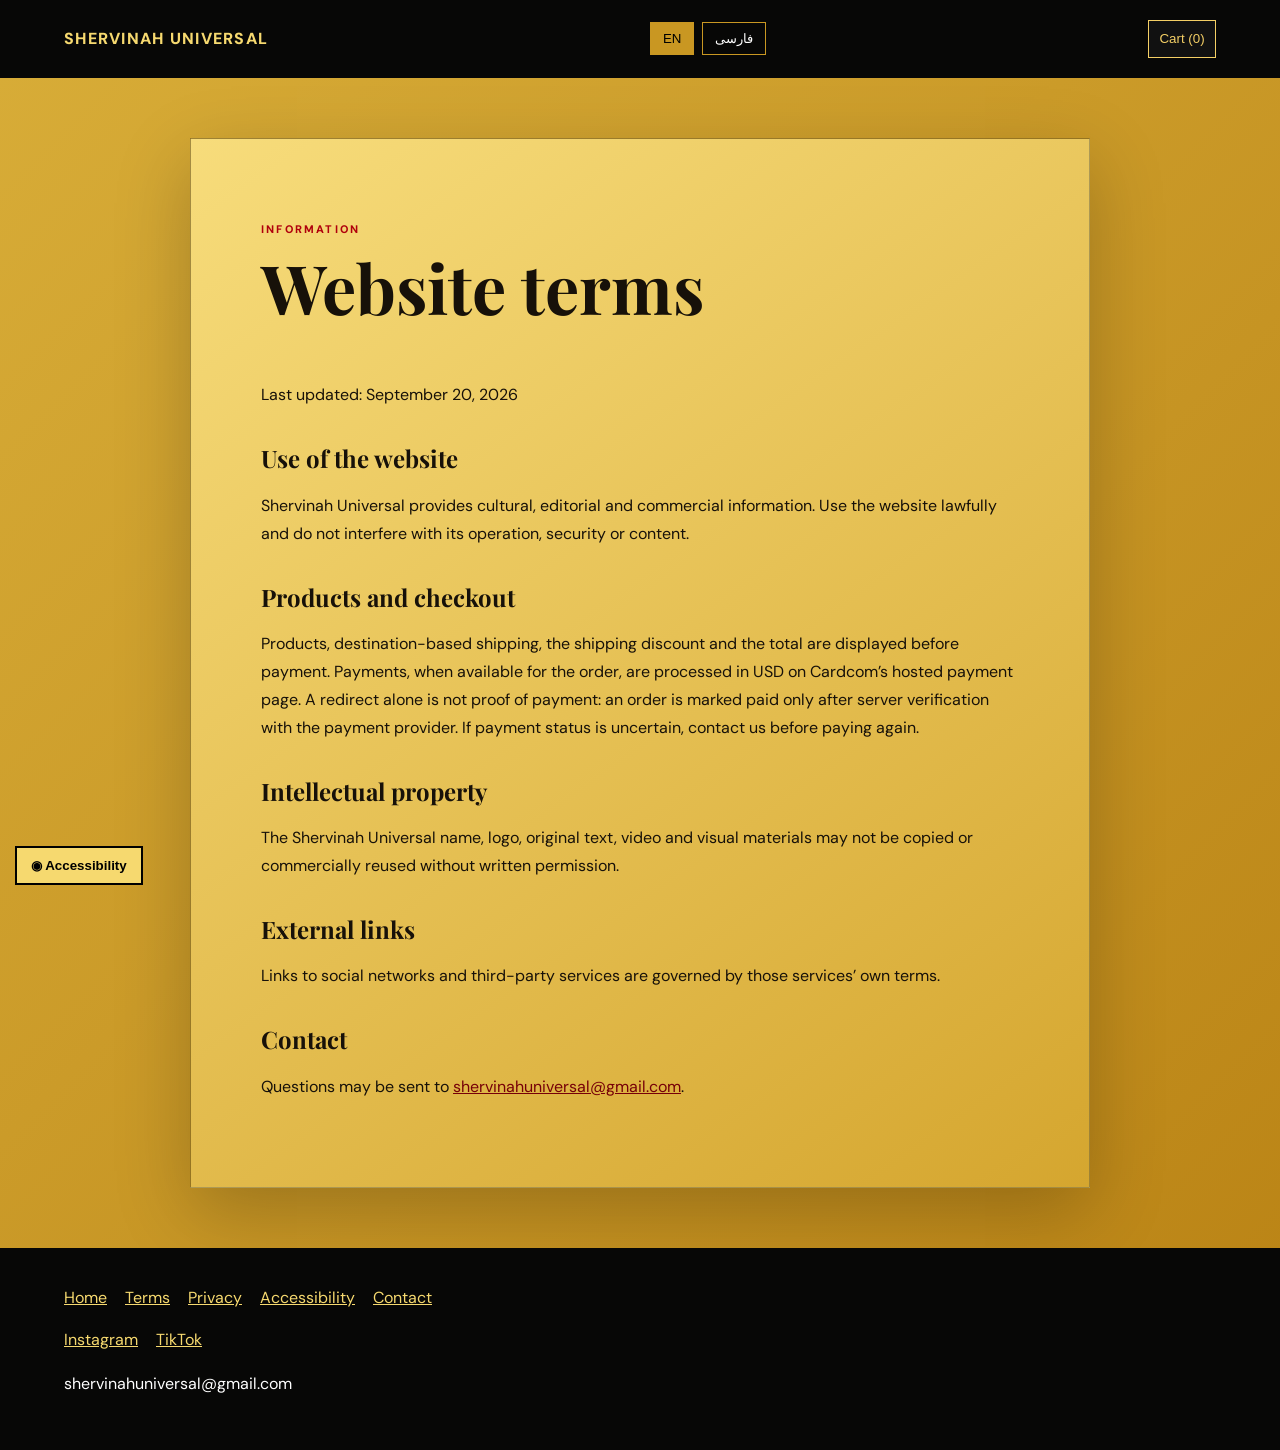
<file: terms.html>
<!doctype html><html lang="en" dir="ltr"><head><meta charset="utf-8"><meta name="viewport" content="width=device-width,initial-scale=1"><title>Website Terms | Shervinah Universal</title><meta name="description" content="Website terms of use for Shervinah Universal."><link rel="icon" href="assets/favicon/favicon-32.png" sizes="32x32" type="image/png"><link rel="icon" href="assets/favicon/favicon-16.png" sizes="16x16" type="image/png"><link rel="icon" href="assets/favicon/favicon.ico" sizes="48x48"><link rel="apple-touch-icon" href="assets/favicon/apple-touch-icon.png"><link rel="canonical" href="https://www.shervinahuniversal.com/terms.html"><meta property="og:type" content="website"><meta property="og:site_name" content="Shervinah Universal"><meta property="og:title" content="Website Terms | Shervinah Universal"><meta property="og:description" content="Website terms of use for Shervinah Universal."><meta property="og:image" content="https://www.shervinahuniversal.com/assets/favicon/og-image.jpg"><meta property="og:url" content="https://www.shervinahuniversal.com/terms.html"><meta name="twitter:card" content="summary_large_image"><meta name="twitter:title" content="Website Terms | Shervinah Universal"><meta name="twitter:description" content="Website terms of use for Shervinah Universal."><meta name="twitter:image" content="https://www.shervinahuniversal.com/assets/favicon/og-image.jpg"><script async src="https://www.googletagmanager.com/gtag/js?id=G-7BXHJC7DZ1"></script><script>window.dataLayer=window.dataLayer||[];function gtag(){dataLayer.push(arguments);}gtag('js',new Date());gtag('config','G-7BXHJC7DZ1');</script><link rel="preconnect" href="https://fonts.googleapis.com"><link rel="preconnect" href="https://fonts.gstatic.com" crossorigin><link href="https://fonts.googleapis.com/css2?family=DM+Sans:wght@400;600;700&family=Playfair+Display:wght@600&family=Vazirmatn:wght@400;600;700&display=swap" rel="stylesheet"><link rel="stylesheet" href="info.css"><link rel="stylesheet" href="commerce.css?v=store-5"></head><body><a class="skip" href="#content">Skip to content</a><header><a href="index.html">SHERVINAH UNIVERSAL</a><div class="langs"><button data-lang="en">EN</button><button data-lang="fa">فارسی</button></div></header><main id="content"><article class="legal-view" data-view="en"><p class="eyebrow">INFORMATION</p><h1>Website terms</h1><p>Last updated: September 20, 2026</p><h2>Use of the website</h2><p>Shervinah Universal provides cultural, editorial and commercial information. Use the website lawfully and do not interfere with its operation, security or content.</p><h2>Products and checkout</h2><p>Products, destination-based shipping, the shipping discount and the total are displayed before payment. Payments, when available for the order, are processed in USD on Cardcom’s hosted payment page. A redirect alone is not proof of payment: an order is marked paid only after server verification with the payment provider. If payment status is uncertain, contact us before paying again.</p><h2>Intellectual property</h2><p>The Shervinah Universal name, logo, original text, video and visual materials may not be copied or commercially reused without written permission.</p><h2>External links</h2><p>Links to social networks and third-party services are governed by those services’ own terms.</p><h2>Contact</h2><p>Questions may be sent to <a href="mailto:shervinahuniversal@gmail.com">shervinahuniversal@gmail.com</a>.</p></article><article class="legal-view" data-view="fa" dir="rtl" hidden><p class="eyebrow">اطلاعات</p><h1>قوانین وب‌سایت</h1><p>آخرین به‌روزرسانی: ۲۰ سپتامبر ۲۰۲۶</p><h2>استفاده از وب‌سایت</h2><p>Shervinah Universal اطلاعات فرهنگی، محتوایی و تجاری ارائه می‌کند. استفاده از سایت باید قانونی باشد و نباید در عملکرد، امنیت یا محتوای آن اختلال ایجاد شود.</p><h2>محصولات و پرداخت</h2><p>قیمت محصولات، هزینه ارسال بر اساس مقصد، تخفیف ارسال و مبلغ کل پیش از پرداخت نمایش داده می‌شود. در صورت فعال بودن پرداخت برای سفارش، مبلغ به دلار آمریکا در صفحه امن کاردکام پرداخت می‌شود. وضعیت پرداخت فقط پس از تأیید سرور کاردکام ثبت می‌شود. اگر وضعیت نامشخص است، پیش از پرداخت دوباره با ما تماس بگیرید.</p><h2>مالکیت معنوی</h2><p>نام، نشان، متن‌های اصلی، ویدیو و مواد تصویری Shervinah Universal بدون اجازه کتبی قابل کپی یا استفاده تجاری نیست.</p><h2>پیوندهای خارجی</h2><p>پیوندهای شبکه‌های اجتماعی و خدمات دیگر تابع قوانین همان خدمات هستند.</p><h2>تماس</h2><p><a href="mailto:shervinahuniversal@gmail.com">shervinahuniversal@gmail.com</a></p></article></main><footer><a href="index.html">Home</a><a href="terms.html">Terms</a><a href="privacy.html">Privacy</a><a href="accessibility.html">Accessibility</a><a href="contact.html">Contact</a><div class="social"><a href="https://www.instagram.com/shervinah.universal/" target="_blank" rel="noopener">Instagram</a><a href="https://www.tiktok.com/@shervinah.universal" target="_blank" rel="noopener">TikTok</a></div><p>shervinahuniversal@gmail.com</p></footer><button class="a11y" aria-label="Accessibility">◉ Accessibility</button><div class="a11y-menu"><button data-mode="big">Larger text</button><button data-mode="contrast">High contrast</button><button data-mode="gray">Grayscale</button><button data-mode="reset">Reset</button></div><script src="info.js"></script><script src="store-ui.js?v=store-5"></script><script src="commerce.js?v=store-5"></script></body></html>
</file>
<file: styles.css>
:root{--black:#070706;--ink:#171109;--red:#e30613;--red-dark:#b0000c;--gold:#c99722;--gold-deep:#9b6d0d;--gold-light:#ffe06a;--ivory:#c99722;--paper:#f3d46a;--muted:#5e4517;--line:rgba(7,7,6,.28);--shadow:0 24px 70px rgba(7,7,6,.22)}
*{box-sizing:border-box}html{scroll-behavior:smooth}body{margin:0;background:linear-gradient(135deg,#d8ad38 0%,var(--ivory) 48%,#b98214 100%);background-attachment:fixed;color:var(--ink);font-family:"DM Sans",system-ui,sans-serif;line-height:1.65}html[lang="fa"] body{font-family:"Vazirmatn",system-ui,sans-serif}a{color:inherit;text-decoration:none}button,input{font:inherit}.section-shell{width:min(1200px,90vw);margin-inline:auto}.section-pad{padding:120px 0}.full-bleed{width:100%}
.announcement{background:var(--red);color:#fff;text-align:center;padding:9px 18px;font-size:11px;font-weight:700;letter-spacing:.16em;text-transform:uppercase}
.site-header{height:96px;display:flex;align-items:center;justify-content:space-between;padding:0 5vw;position:sticky;top:0;background:rgba(9,8,7,.94);backdrop-filter:blur(18px);z-index:20;border-bottom:1px solid rgba(201,154,61,.25);color:#fff}.brand{display:flex;align-items:center;gap:13px}.brand-mark{width:54px;height:70px;overflow:hidden;border-radius:2px;background:#f7f7f5;display:block;box-shadow:0 0 0 1px rgba(201,154,61,.45)}.brand-mark img{width:100%;height:100%;object-fit:cover;object-position:center 16%;display:block}.brand-copy{display:flex;flex-direction:column;line-height:1}.brand-copy strong{font-family:"Playfair Display",serif;font-size:15px;letter-spacing:.19em;color:var(--gold-light)}.brand-copy small{font-size:9px;letter-spacing:.42em;margin-top:7px;color:#fff}.desktop-nav{display:flex;gap:34px;font-size:13px;font-weight:700;letter-spacing:.08em;text-transform:uppercase}.desktop-nav a{opacity:.72;transition:.2s}.desktop-nav a:hover{opacity:1;color:var(--gold-light)}.header-actions{display:flex;align-items:center;gap:10px}.language-switch{display:flex;border:1px solid rgba(201,154,61,.34);border-radius:999px;padding:3px;background:rgba(255,255,255,.05)}.lang-btn{border:0;background:transparent;padding:7px 11px;border-radius:999px;cursor:pointer;color:#fff}.lang-btn.active{background:var(--gold);color:var(--black)}.cart-button{border:1px solid rgba(201,154,61,.38);background:transparent;color:#fff;border-radius:999px;padding:9px 14px;display:flex;gap:8px;align-items:center;cursor:pointer}.cart-count{min-width:20px;height:20px;border-radius:999px;background:var(--red);color:#fff;display:grid;place-items:center;font-size:11px}
.hero{min-height:760px;display:grid;grid-template-columns:1fr .86fr;gap:7vw;align-items:center;padding-top:76px;padding-bottom:76px}.hero-copy{position:relative}.hero-copy:before{content:"";display:block;width:82px;height:2px;background:linear-gradient(90deg,var(--red),var(--gold));margin-bottom:28px}.eyebrow{font-size:11px;font-weight:800;letter-spacing:.24em;color:var(--red);text-transform:uppercase;margin:0 0 16px}.hero h1,.section-heading h2,.collaboration h2,.contact h2{font-family:"Playfair Display",serif;font-size:clamp(50px,6vw,88px);line-height:.98;letter-spacing:-.035em;margin:0}.hero h1{max-width:760px}.hero-text{font-size:18px;max-width:650px;color:var(--muted);margin:28px 0 0}.hero-actions{display:flex;gap:12px;flex-wrap:wrap;margin-top:34px}.button{display:inline-flex;align-items:center;justify-content:center;min-height:52px;padding:0 24px;border-radius:2px;border:1px solid transparent;font-weight:800;letter-spacing:.04em;cursor:pointer}.button-primary{background:var(--red);color:#fff;box-shadow:0 10px 28px rgba(227,6,19,.28)}.button-primary:hover{background:var(--red-dark)}.button-ghost{border-color:var(--gold);background:transparent;color:var(--ink)}.button-light{background:var(--gold-light);color:var(--black)}
.hero-art{height:590px;position:relative;border-radius:160px 160px 8px 8px;overflow:hidden;background:var(--black);box-shadow:0 28px 90px rgba(9,8,7,.28);border:1px solid rgba(201,154,61,.65)}.hero-video{position:absolute;inset:0;width:100%;height:100%;object-fit:cover;object-position:center;display:block}.hero-video-shade{position:absolute;inset:0;background:linear-gradient(180deg,transparent 50%,rgba(9,8,7,.72));pointer-events:none}.hero-caption{position:absolute;left:26px;right:26px;bottom:25px;color:#fff;border-inline-start:3px solid var(--gold);padding:7px 13px;font-size:12px;letter-spacing:.05em}
.manifesto{background:var(--black);color:#fff;border-block:1px solid rgba(201,154,61,.25)}.manifesto-inner{padding-top:82px;padding-bottom:82px}.manifesto p{font-family:"Playfair Display",serif;font-size:clamp(30px,4vw,54px);line-height:1.18;max-width:1080px;margin:0;color:rgba(255,255,255,.92)}.manifesto p:after{content:"";display:block;width:110px;height:3px;background:linear-gradient(90deg,var(--red),var(--gold));margin-top:35px}
.section-heading{max-width:820px;margin-bottom:54px}.section-heading h2{font-size:clamp(42px,5vw,70px)}.section-subtitle{font-size:17px;color:var(--muted);max-width:700px;margin:18px 0 0}.story{position:relative}.story-grid{display:grid;grid-template-columns:.82fr 1.18fr;gap:8vw;align-items:center}.portrait-frame{min-height:600px;border-radius:3px;background:var(--paper);border:1px solid var(--line);box-shadow:var(--shadow);position:relative;overflow:hidden}.brand-showcase{display:grid;place-items:center;padding:28px}.brand-showcase img{width:100%;height:100%;object-fit:contain;display:block}.brand-showcase-label{position:absolute;left:20px;right:20px;bottom:20px;background:rgba(9,8,7,.9);color:var(--gold-light);padding:10px 14px;text-align:center;font-size:11px;letter-spacing:.08em}.story-copy{font-size:19px;color:var(--muted);border-top:1px solid var(--gold);padding-top:35px}.story-copy p{margin:0 0 24px}.signature{font-family:"Playfair Display",serif;font-style:italic;font-size:44px;color:var(--red);margin-top:20px}
.destinations{background:linear-gradient(135deg,#b78116,#e2b946 55%,#a9720d)}.destination-grid{display:grid;grid-template-columns:repeat(4,1fr);gap:14px}.destination-card{min-height:430px;border-radius:2px;position:relative;overflow:hidden;color:#fff;box-shadow:var(--shadow);border-top:4px solid var(--gold)}.destination-card:before{content:"";position:absolute;inset:0;background:linear-gradient(180deg,rgba(0,0,0,.05) 15%,rgba(9,8,7,.9) 100%);z-index:1}.destination-card.telaviv{background:linear-gradient(155deg,#d4ad64 0 34%,#817164 34% 65%,#2d2421 65%)}.destination-card.jaffa{background:linear-gradient(150deg,#e30613,#d0a24d 50%,#16100e 50%)}.destination-card.haifa{background:linear-gradient(150deg,#6e5944 0 40%,#d3b166 40% 65%,#e30613 65%)}.destination-card.jerusalem{background:linear-gradient(150deg,#2a201b,#b78a39 54%,#c9000d 54%)}.destination-number{position:absolute;top:22px;left:22px;z-index:2;color:var(--gold-light);font-size:11px;letter-spacing:.24em}.destination-content{position:absolute;left:24px;right:24px;bottom:25px;z-index:2}.destination-content h3{font-family:"Playfair Display",serif;font-size:34px;margin:0 0 7px}.destination-content p{margin:0;opacity:.78}
.shop{background:rgba(201,151,34,.74)}.product-grid{display:grid;grid-template-columns:repeat(3,1fr);gap:22px}.product-card{border:1px solid rgba(7,7,6,.3);background:linear-gradient(145deg,#f7dc7b,#ddb13c);border-radius:3px;overflow:hidden;transition:.25s}.product-card:hover{transform:translateY(-6px);box-shadow:var(--shadow)}.product-art{height:300px;display:grid;place-items:center;position:relative;overflow:hidden}.product-art span{font-family:"Playfair Display",serif;font-size:70px;color:rgba(255,255,255,.82)}.product-art.saffron{background:linear-gradient(145deg,#f2c84b,#d40010)}.product-art.cards{background:linear-gradient(145deg,#090807,#c99a3d)}.product-art.book{background:linear-gradient(145deg,#e30613,#171109)}.product-art:after{content:"SHERVINAH";position:absolute;bottom:22px;left:24px;font-size:10px;letter-spacing:.25em;color:var(--gold-light)}.product-info{padding:24px}.product-type{font-size:10px;letter-spacing:.18em;text-transform:uppercase;color:var(--red);font-weight:800;margin:0 0 8px}.product-info h3{font-family:"Playfair Display",serif;font-size:24px;margin:0}.product-info>p:not(.product-type){font-size:14px;color:var(--muted);min-height:46px}.add-to-cart{width:100%;border:1px solid var(--black);border-radius:2px;padding:13px 16px;background:var(--black);color:#fff;font-weight:800;cursor:pointer}.add-to-cart:hover{background:var(--red);border-color:var(--red)}
.collaboration{background:linear-gradient(115deg,var(--red),var(--black) 72%);color:#fff;border-block:1px solid var(--gold)}.collaboration-inner{padding-top:100px;padding-bottom:100px;display:grid;grid-template-columns:1.1fr .9fr;gap:8vw;align-items:center}.collaboration h2{font-size:clamp(42px,5vw,70px)}.eyebrow.light{color:var(--gold-light)}.collab-copy p{font-size:18px;color:rgba(255,255,255,.74);margin:0 0 28px}
.contact-card{background:var(--paper);border:1px solid var(--line);border-radius:3px;padding:58px;display:grid;grid-template-columns:1.1fr .9fr;gap:7vw;align-items:center;box-shadow:var(--shadow);border-top:5px solid var(--red)}.contact h2{font-size:clamp(38px,4vw,58px)}.contact-card p{color:var(--muted)}.newsletter{display:grid;grid-template-columns:1fr auto;gap:10px}.newsletter input{min-height:54px;border:1px solid var(--line);border-radius:2px;padding:0 18px;background:#f8df82}.form-message{grid-column:1/-1;font-size:13px;margin:2px 0 0}
.site-footer{background:#050403;color:#fff;padding:54px 0;border-top:1px solid var(--gold)}.footer-inner{display:grid;grid-template-columns:1fr 1fr auto;gap:30px;align-items:center}.footer-inner p{margin:0;opacity:.65;font-size:12px}.footer-brand .brand-mark{height:64px;width:48px}
.cart-drawer{position:fixed;top:0;right:-430px;width:min(420px,92vw);height:100vh;background:var(--paper);z-index:50;transition:.3s;display:flex;flex-direction:column;box-shadow:-18px 0 60px rgba(0,0,0,.2)}.cart-drawer.open{right:0}.cart-header{display:flex;justify-content:space-between;align-items:center;padding:24px;border-bottom:1px solid var(--line)}.cart-header h2{font-family:"Playfair Display",serif;font-size:26px;margin:0}.cart-header button{border:0;background:transparent;font-size:32px;cursor:pointer}.cart-items{padding:20px;overflow:auto;flex:1}.cart-item{display:flex;justify-content:space-between;gap:15px;padding:14px 0;border-bottom:1px solid var(--line)}.cart-item strong{display:block}.cart-item button{border:0;background:transparent;font-size:20px;cursor:pointer}.cart-footer{padding:24px;border-top:1px solid var(--line)}.cart-footer p{font-size:13px;color:var(--muted)}.cart-footer .button{width:100%}.cart-backdrop{position:fixed;inset:0;background:rgba(9,8,7,.56);z-index:40;opacity:0;pointer-events:none;transition:.3s}.cart-backdrop.open{opacity:1;pointer-events:auto}.reveal{opacity:0;transform:translateY(20px);transition:.65s ease}.reveal.visible{opacity:1;transform:none}
html[dir="rtl"] .hero-caption{left:26px;right:26px;border-inline-start:3px solid var(--gold)}html[dir="rtl"] .destination-number{left:auto;right:22px}html[dir="rtl"] .product-art:after{left:auto;right:24px}html[dir="rtl"] .cart-drawer{right:auto;left:-430px;box-shadow:18px 0 60px rgba(0,0,0,.2)}html[dir="rtl"] .cart-drawer.open{left:0}
@media(prefers-reduced-motion:reduce){.hero-video{display:none}.reveal{opacity:1;transform:none;transition:none}}
@media(max-width:980px){.desktop-nav{display:none}.hero,.story-grid,.collaboration-inner,.contact-card{grid-template-columns:1fr}.hero{padding-top:58px}.hero-art{height:560px;max-width:600px;width:100%;margin-inline:auto}.destination-grid{grid-template-columns:repeat(2,1fr)}.product-grid{grid-template-columns:1fr 1fr}.footer-inner{grid-template-columns:1fr}.contact-card{padding:44px}.collaboration-inner{gap:36px}.story-grid{gap:48px}.portrait-frame{min-height:540px}}
@media(max-width:640px){.announcement{font-size:9px}.site-header{height:78px;padding:0 16px}.brand-mark{width:40px;height:54px}.brand-copy strong{font-size:12px}.brand-copy small{font-size:7px}.section-shell{width:min(100% - 32px,1200px)}.section-pad{padding:82px 0}.language-switch .lang-btn{padding:6px 8px}.cart-button{padding:8px 9px}.cart-button>span:first-child{display:none}.hero{min-height:auto;padding-top:54px;padding-bottom:54px}.hero h1{font-size:48px}.hero-text{font-size:16px}.hero-art{height:460px;border-radius:110px 110px 5px 5px}.manifesto-inner{padding-top:58px;padding-bottom:58px}.destination-grid,.product-grid{grid-template-columns:1fr}.destination-card{min-height:350px}.portrait-frame{min-height:470px}.contact-card{padding:32px 22px}.newsletter{grid-template-columns:1fr}.newsletter .button{width:100%}.footer-inner{gap:20px}.footer-brand .brand-copy{display:flex}}

/* Approved red, gold and black brand refresh */
.hero,.story,.contact{position:relative;background:linear-gradient(135deg,rgba(255,224,106,.28),rgba(155,109,13,.12))}.hero:after,.story:after,.contact:after{content:"";position:absolute;inset:0;pointer-events:none;background:radial-gradient(circle at 15% 10%,rgba(255,239,163,.32),transparent 36%)}.hero>* ,.story>* ,.contact>*{position:relative;z-index:1}.site-header{box-shadow:0 8px 30px rgba(7,7,6,.28)}.eyebrow{color:#b0000c}.button-primary{background:#e30613;color:#fff;border-color:#9d0009}.button-primary:hover{background:#b0000c}.button-ghost{background:rgba(255,224,106,.28);border-color:var(--black)}.portrait-frame,.contact-card,.cart-drawer{background:linear-gradient(145deg,#f7dc7b,#d5a62f)}.newsletter input{background:#f8df82;border-color:rgba(7,7,6,.35);color:var(--ink)}

/* Homepage structure, footer and accessibility */
.skip-link{position:fixed;top:8px;left:8px;z-index:1000;background:var(--black);color:var(--gold-light);padding:12px 18px;transform:translateY(-150%);transition:.2s}.skip-link:focus{transform:none}
.sr-only{position:absolute!important;width:1px;height:1px;padding:0;margin:-1px;overflow:hidden;clip:rect(0,0,0,0);white-space:nowrap;border:0}
.gateway{background:transparent!important}.gateway-grid{display:grid;grid-template-columns:repeat(3,1fr);gap:18px}.gateway-card{min-height:330px;padding:34px;display:flex;flex-direction:column;justify-content:flex-end;border:1px solid rgba(7,7,6,.36);box-shadow:var(--shadow);position:relative;overflow:hidden;color:#fff}.gateway-card:before{content:"";position:absolute;inset:0;background:linear-gradient(180deg,rgba(7,7,6,.05),rgba(7,7,6,.88));z-index:0}.gateway-card>*{position:relative;z-index:1}.gateway-card span{color:var(--gold-light);font-size:12px;letter-spacing:.2em}.gateway-card h3{font:600 34px/1.05 "Playfair Display",serif;margin:12px 0}.gateway-card p{margin:0;color:rgba(255,255,255,.8)}.gateway-israel{background:linear-gradient(145deg,#d7a52f,#e30613)}.gateway-story{background:linear-gradient(145deg,#070706,#c99722)}.gateway-shop{background:linear-gradient(145deg,#e30613,#070706)}
.shop{width:100%;background:linear-gradient(130deg,#b67e10,#d9aa35 50%,#9b6d0d)}.shop-category-grid{display:grid;grid-template-columns:repeat(4,1fr);gap:16px}.shop-category{min-height:360px;padding:28px;display:flex;flex-direction:column;justify-content:flex-end;border:1px solid rgba(7,7,6,.38);box-shadow:var(--shadow);color:#fff;position:relative;overflow:hidden}.shop-category:before{content:"";position:absolute;inset:0;background:linear-gradient(180deg,transparent,rgba(7,7,6,.9));z-index:0}.shop-category>*{position:relative;z-index:1}.shop-category span{color:var(--gold-light);font-size:11px}.shop-category h3{font:600 28px/1.08 "Playfair Display",serif;margin:10px 0}.shop-category p{margin:0;color:rgba(255,255,255,.78)}.shop-category.oils{background:linear-gradient(145deg,#e30613,#d9aa35)}.shop-category.merch{background:linear-gradient(145deg,#070706,#d9aa35)}.shop-category.souvenirs{background:linear-gradient(145deg,#d9aa35,#b0000c)}.shop-category.jewelry{background:linear-gradient(145deg,#070706,#e30613)}
.faq-list{border-top:1px solid rgba(7,7,6,.4)}.faq details{border-bottom:1px solid rgba(7,7,6,.32);padding:0}.faq summary{cursor:pointer;list-style:none;padding:22px 40px 22px 0;font-weight:800;font-size:18px;position:relative}.faq summary:after{content:"+";position:absolute;right:8px;font-size:26px;color:var(--red)}html[dir="rtl"] .faq summary{padding:22px 0 22px 40px}html[dir="rtl"] .faq summary:after{right:auto;left:8px}.faq details[open] summary:after{content:"−"}.faq details p{margin:0;padding:0 0 24px;color:var(--muted);max-width:780px}
.privacy-consent{grid-column:1/-1;display:flex;gap:9px;align-items:flex-start;font-size:13px}.privacy-consent input{min-height:auto;margin-top:4px}.footer-brand-row{display:flex;justify-content:space-between;align-items:center;gap:30px;padding-bottom:38px;border-bottom:1px solid rgba(255,224,106,.25)}.footer-brand-row>p{max-width:500px;color:rgba(255,255,255,.7)}.footer-columns{display:grid;grid-template-columns:1fr 1.2fr 1fr 1fr 1.2fr;gap:38px;padding-top:44px;padding-bottom:44px}.footer-columns section{display:flex;flex-direction:column;gap:10px}.footer-columns h2{font-size:15px;color:var(--gold-light);margin:0 0 8px}.footer-columns a{font-size:13px;color:rgba(255,255,255,.75)}.footer-columns a:hover,.footer-columns a:focus{color:var(--gold-light);text-decoration:underline}.social-links{display:flex;gap:9px;margin-top:12px}.social-links a{width:38px;height:38px;border-radius:50%;display:grid;place-items:center;background:var(--red);color:#fff;font-weight:800}.footer-bottom{display:flex;justify-content:space-between;border-top:1px solid rgba(255,224,106,.2);padding-top:24px}.footer-bottom p{margin:0;font-size:12px;color:rgba(255,255,255,.62)}
.accessibility-toggle{position:fixed!important;inset-inline-start:18px!important;left:auto;right:auto;bottom:18px!important;z-index:2147483646;border:2px solid var(--black);background:var(--gold-light);color:var(--black);border-radius:999px;padding:11px 15px;font-weight:800;box-shadow:0 8px 28px rgba(0,0,0,.28);cursor:pointer}.accessibility-panel{position:fixed!important;inset-inline-start:18px!important;left:auto;right:auto;bottom:72px!important;width:min(430px,calc(100vw - 36px));max-height:calc(100vh - 96px);overflow:auto;z-index:2147483647;background:var(--black);color:#fff;border:1px solid var(--gold);box-shadow:var(--shadow);padding:20px;display:none}.accessibility-panel.open{display:grid;gap:8px}.accessibility-head{display:flex;justify-content:space-between;align-items:center}.accessibility-head h2{font:600 24px "Playfair Display",serif;color:var(--gold-light);margin:0}.accessibility-head button{border:0;background:transparent;color:#fff;font-size:28px}.accessibility-panel>button,.accessibility-panel>a{padding:10px 12px;text-align:left;border:1px solid rgba(255,224,106,.28);background:rgba(255,255,255,.06);color:#fff;cursor:pointer}html[dir="rtl"] .accessibility-panel>button,html[dir="rtl"] .accessibility-panel>a{text-align:right}
body.a11y-contrast{background:#000!important;color:#fff!important}body.a11y-contrast main section,body.a11y-contrast .contact-card{background:#000!important;color:#fff!important}body.a11y-contrast p{color:#fff!important}body.a11y-grayscale>*:not(.accessibility-toggle):not(.accessibility-panel){filter:grayscale(1)}body.a11y-links a{text-decoration:underline!important;text-decoration-thickness:3px!important}body.a11y-no-motion *,body.a11y-no-motion *:before,body.a11y-no-motion *:after{animation:none!important;transition:none!important;scroll-behavior:auto!important}body.a11y-large-cursor,body.a11y-large-cursor *{cursor:crosshair!important}body.font-large{font-size:118%}body.font-small{font-size:90%}
:focus-visible{outline:3px solid #006cff;outline-offset:4px}
@media(max-width:980px){.gateway-grid{grid-template-columns:1fr}.gateway-card{min-height:250px}.shop-category-grid{grid-template-columns:repeat(2,1fr)}.footer-columns{grid-template-columns:repeat(2,1fr)}}
@media(max-width:640px){.shop-category-grid,.footer-columns{grid-template-columns:1fr}.shop-category{min-height:270px}.footer-brand-row,.footer-bottom{align-items:flex-start;flex-direction:column}.accessibility-toggle{left:12px;bottom:12px}.accessibility-panel{left:12px;bottom:66px}}

.social-links svg{width:22px;height:22px;display:block}.social-links a{transition:transform .2s,background .2s}.social-links a:hover,.social-links a:focus{transform:translateY(-2px);background:#ff1020;color:#fff;text-decoration:none}
.accessibility-panel.open{grid-template-columns:1fr 1fr}.accessibility-panel .accessibility-head,.accessibility-panel>a{grid-column:1/-1}.accessibility-panel>button{min-height:54px;text-align:center!important}.accessibility-panel>button.active{background:var(--gold-light);color:var(--black)}

.accessibility-toggle span:first-child{font-size:22px}.a11y-shortcut{grid-column:1/-1;margin:0 0 4px;color:rgba(255,255,255,.7);font-size:12px}.accessibility-panel>button{display:grid;grid-template-columns:36px 1fr;align-items:center;gap:7px}.accessibility-panel>button>span:first-child{font-size:20px;font-weight:800}.accessibility-panel .a11y-reset{grid-column:1/-1}.reading-guide{display:none;position:fixed;left:0;right:0;top:calc(var(--guide-y,50vh) - 18px);height:36px;border-top:3px solid #e30613;border-bottom:3px solid #e30613;background:rgba(255,224,106,.2);pointer-events:none;z-index:2147483645}body.a11y-guide .reading-guide{display:block}
body.a11y-spacing main{letter-spacing:.12em;word-spacing:.18em}body.a11y-line-height main{line-height:2!important}body.a11y-line-height main *{line-height:inherit!important}body.a11y-readable,body.a11y-readable *{font-family:Arial,Verdana,sans-serif!important}body.a11y-hide-images img,body.a11y-hide-images video{visibility:hidden!important}body.a11y-hide-images .hero-art{background:var(--black)}body.a11y-align main p,body.a11y-align main h1,body.a11y-align main h2,body.a11y-align main h3{text-align:start!important}
@media(max-width:640px){.accessibility-toggle{inset-inline-start:10px!important;bottom:10px!important}.accessibility-panel{inset-inline-start:10px!important;bottom:64px!important;width:calc(100vw - 20px);max-height:calc(100vh - 82px)}}

.video-toggle{position:absolute;top:18px;right:18px;z-index:4;border:1px solid var(--gold-light);background:rgba(7,7,6,.82);color:#fff;padding:9px 13px;font-weight:800;cursor:pointer}.video-toggle:hover,.video-toggle:focus{background:var(--red)}html[dir="rtl"] .video-toggle{right:auto;left:18px}
.shop-category{cursor:default}


/* Content hub, featured shop and expanded sections */
.featured-products{padding-top:clamp(3.5rem,7vw,7rem)}
.featured-product-grid{display:grid;grid-template-columns:repeat(4,minmax(0,1fr));gap:1rem;margin-top:2rem}
.featured-product{display:flex;flex-direction:column;min-height:0;padding:1.25rem;color:inherit;text-decoration:none;border:1px solid rgba(0,0,0,.16);background:linear-gradient(160deg,#f4cf65,#d6a62f);transition:transform .25s ease,box-shadow .25s ease}
.featured-product-main{display:block;color:inherit;text-decoration:none}
.featured-product-main img{display:block;width:100%;height:14rem;object-fit:contain;margin-bottom:1.2rem;background:rgba(255,255,255,.18)}
.featured-product-price{font-size:1.2rem;font-weight:800;margin-top:.3rem}
.featured-product-actions{display:grid;gap:.65rem;margin-top:1rem}
.featured-product-actions .button{width:100%;cursor:pointer}
.featured-product-actions .button:disabled{cursor:wait;opacity:.65}
.featured-details{color:inherit;text-align:center;font-weight:700;text-decoration:underline}
.featured-product:hover,.featured-product:focus-visible{transform:translateY(-6px);box-shadow:0 20px 45px rgba(0,0,0,.2)}
.featured-product:nth-child(even){background:linear-gradient(160deg,#ef3d2f,#b91217);color:#fff}
.product-image-placeholder{display:grid;place-items:center;min-height:14rem;margin-bottom:1.2rem;border:1px dashed currentColor;font-family:"Playfair Display",serif;font-size:3rem}
.featured-product h3{font-size:1.35rem;margin:.2rem 0}.featured-product p{flex:1}.featured-product strong{margin-top:1rem;text-decoration:underline}
.section-action{display:flex;justify-content:center;margin-top:2rem}
.destination-card,.shop-category{color:inherit;text-decoration:none}
.content-band{background:linear-gradient(120deg,#efd071,#f5df9b)}
.split-content{display:grid;grid-template-columns:1fr 1fr;gap:clamp(2rem,6vw,7rem);align-items:center}
.split-content h2,.mission-inner h2{font-size:clamp(2.2rem,5vw,4.8rem);margin:.4rem 0 1rem}
.split-content .button{margin-top:1rem}
.mission-band{padding:clamp(4rem,9vw,8rem) 0;background:#101010;color:#fff}
.mission-inner{max-width:900px}.mission-inner blockquote{font-family:"Playfair Display","Vazirmatn",serif;font-size:clamp(1.35rem,3vw,2.3rem);line-height:1.5;margin:1.5rem 0 2rem}
.community-actions{display:flex;gap:1rem;flex-wrap:wrap}
.topic-page{min-height:70vh}.topic-hero{max-width:1050px}.topic-hero h1{font-size:clamp(3rem,7vw,6.8rem);line-height:.98;max-width:1000px;margin:.7rem 0 1.5rem}.topic-lead{max-width:760px;font-size:clamp(1.1rem,2vw,1.45rem);line-height:1.7}.back-link{display:inline-block;margin-bottom:2rem;color:inherit}
.topic-content-grid{display:grid;grid-template-columns:repeat(2,minmax(0,1fr));gap:1rem;padding-bottom:clamp(3rem,8vw,7rem)}
.topic-card{padding:clamp(1.5rem,4vw,3rem);min-height:15rem;background:#f2cf6b;border:1px solid rgba(0,0,0,.16)}.topic-card:nth-child(3n+2){background:#d82325;color:#fff}.topic-card:nth-child(3n){background:#161616;color:#fff}.topic-card span{font-weight:700}.topic-card h2{font-size:clamp(1.5rem,3vw,2.4rem);margin:1rem 0}.topic-card p{line-height:1.7}
.related-section{border-top:1px solid rgba(0,0,0,.18)}.shop-page-grid{display:grid;grid-template-columns:repeat(2,minmax(0,1fr));gap:1rem}.shop-page-grid .shop-category{min-height:23rem;padding:clamp(1.5rem,4vw,3rem)}.shop-page-grid h2{font-size:clamp(1.8rem,4vw,3.2rem)}
@media(max-width:900px){.featured-product-grid{grid-template-columns:repeat(2,minmax(0,1fr))}.split-content{grid-template-columns:1fr}.topic-content-grid{grid-template-columns:1fr}}
@media(max-width:560px){.featured-product-grid,.shop-page-grid{grid-template-columns:1fr}.featured-product{min-height:0}.product-image-placeholder{min-height:11rem}.topic-hero h1{font-size:2.7rem}}


/* Approved lead-generation refresh */
.services-section{background:linear-gradient(135deg,#f4d67c,#e5b942)}
.service-choice-grid{display:grid;grid-template-columns:repeat(2,minmax(0,1fr));gap:1.25rem;margin-top:2rem}
.service-choice{display:flex;flex-direction:column;min-height:24rem;padding:clamp(1.5rem,4vw,3.2rem);text-decoration:none;color:#111;border:1px solid rgba(0,0,0,.2);background:#f6df98;transition:transform .25s ease,box-shadow .25s ease}
.service-choice:nth-child(2){background:#d82325;color:#fff}.service-choice:hover,.service-choice:focus-visible{transform:translateY(-6px);box-shadow:0 22px 50px rgba(0,0,0,.22)}
.service-choice>span{font-weight:700}.service-choice h3{font-size:clamp(2rem,4vw,3.6rem);line-height:1.05;margin:2rem 0 1rem}.service-choice p{font-size:1.05rem;line-height:1.7;flex:1}.service-choice strong{text-decoration:underline}
.destination-card strong{display:inline-block;margin-top:1rem;text-decoration:underline}
.community-section{background:#efcf72}.community-layout{display:grid;grid-template-columns:minmax(260px,.8fr) minmax(0,1.2fr);gap:clamp(2rem,6vw,6rem);align-items:start}
.community-photo{position:sticky;top:7rem}.community-photo img{width:100%;aspect-ratio:4/5;object-fit:cover;border:1px solid rgba(0,0,0,.2);box-shadow:18px 18px 0 #d82325}
.community-content h2{font-size:clamp(2.4rem,5vw,5rem);line-height:1;margin:.5rem 0 1.25rem}.club-signup{margin-top:3rem;padding-top:2rem;border-top:1px solid rgba(0,0,0,.25)}.club-signup h3{font-size:clamp(1.7rem,3vw,2.8rem);margin:0 0 .7rem}
.lead-form{display:grid;grid-template-columns:repeat(2,minmax(0,1fr));gap:1rem}.compact-form{margin-top:1.5rem}.lead-form label:not(.privacy-consent){display:flex;flex-direction:column;gap:.45rem;font-weight:700}.lead-form input,.lead-form select,.lead-form textarea{width:100%;padding:.9rem 1rem;border:1px solid rgba(0,0,0,.35);background:#fff;color:#111;font:inherit}.lead-form input:focus,.lead-form select:focus,.lead-form textarea:focus{outline:3px solid #111;outline-offset:2px}.form-full,.lead-form .privacy-consent,.lead-form .form-message{grid-column:1/-1}.privacy-consent{display:flex;align-items:flex-start;gap:.65rem;font-weight:500;line-height:1.5}.privacy-consent input{width:1.2rem;height:1.2rem;flex:0 0 auto;margin-top:.15rem}.form-message{min-height:1.5em;font-weight:700}.hp-field{position:absolute!important;left:-10000px!important;width:1px!important;height:1px!important;overflow:hidden!important}
.collaboration-form-layout{display:grid;grid-template-columns:minmax(0,.8fr) minmax(0,1.2fr);gap:clamp(2rem,5vw,5rem);padding-top:clamp(4rem,8vw,7rem);padding-bottom:clamp(4rem,8vw,7rem)}.collaboration-form-layout h2{font-size:clamp(2.3rem,5vw,5rem);line-height:1}.collaboration-form{background:#f0cf73;color:#111;padding:clamp(1.25rem,3vw,2.5rem)}.collaboration-form .button-light{background:#111;color:#fff}
.lead-form-section{background:#f0cf73}.form-card{display:grid;grid-template-columns:minmax(0,.75fr) minmax(0,1.25fr);gap:clamp(2rem,6vw,6rem);align-items:start}.form-card h2{font-size:clamp(2.2rem,5vw,4.7rem);line-height:1;margin:.5rem 0 1rem}
.service-disclosure{padding-bottom:clamp(3rem,7vw,6rem)}.service-disclosure ul{max-width:800px;line-height:1.8}.payment-pending{padding:1rem;border-left:5px solid #d82325;background:#fff}
@media(max-width:900px){.community-layout,.collaboration-form-layout,.form-card{grid-template-columns:1fr}.community-photo{position:static;max-width:520px}.service-choice-grid{grid-template-columns:1fr}}
@media(max-width:620px){.lead-form{grid-template-columns:1fr}.form-full,.lead-form .privacy-consent,.lead-form .form-message{grid-column:auto}.community-photo img{box-shadow:10px 10px 0 #d82325}}

/* Social icon buttons */
.social-icon-actions{display:flex;gap:14px;align-items:center;flex-wrap:wrap}
.social-icon-button{width:58px;height:58px;border-radius:18px;display:grid;place-items:center;background:var(--gold-light);color:var(--black);border:2px solid var(--black);box-shadow:5px 5px 0 var(--red);transition:transform .2s ease,background-color .2s ease,color .2s ease,box-shadow .2s ease}
.social-icon-button svg{width:27px;height:27px}
.social-icon-button:hover,.social-icon-button:focus-visible{transform:translateY(-3px);background:var(--red);color:#fff;box-shadow:5px 7px 0 var(--black);outline:3px solid var(--gold-light);outline-offset:3px}
.social-links svg{width:21px;height:21px}


/* Shervinah editorial photography */
.topic-feature-photo{margin:clamp(2rem,5vw,4rem) 0 0;max-width:760px}
.topic-feature-photo img{display:block;width:100%;max-height:720px;object-fit:cover;object-position:center 28%;border:1px solid rgba(7,7,6,.3);box-shadow:18px 18px 0 var(--red)}
.community-photo img{object-position:center 22%}
@media(max-width:640px){.topic-feature-photo img{max-height:560px;box-shadow:10px 10px 0 var(--red)}}

/* Mobile primary navigation */
.mobile-nav-toggle{display:none;border:2px solid var(--gold-light);background:var(--black);color:var(--gold-light);padding:9px 13px;font-weight:800;cursor:pointer}
@media(max-width:980px){
 .mobile-nav-toggle{display:block;margin-inline-start:auto}
 .site-header .desktop-nav{display:none;position:absolute;top:100%;inset-inline:0;padding:14px 16px 18px;background:var(--black);color:#fff;border-top:1px solid rgba(255,224,106,.3);box-shadow:0 14px 28px rgba(0,0,0,.28);grid-template-columns:repeat(2,minmax(0,1fr));gap:8px;z-index:30}
 .site-header .desktop-nav.mobile-open{display:grid}
 .site-header .desktop-nav a{display:flex;align-items:center;justify-content:center;min-height:46px;padding:8px;text-align:center;border:1px solid rgba(255,224,106,.35);color:#fff}
 .site-header .desktop-nav a:hover,.site-header .desktop-nav a:focus-visible{background:var(--red);color:#fff}
}
@media(max-width:640px){
 .site-header{gap:8px}
 .mobile-nav-toggle{padding:8px 10px}
 .site-header .desktop-nav{grid-template-columns:1fr 1fr}
}
.product-card{background:#fff;color:var(--ink);border-radius:4px;padding:1rem;margin-top:1rem;display:flex;gap:1rem;flex-wrap:wrap;box-shadow:0 10px 30px rgba(7,7,6,.18)}
.product-gallery{display:flex;gap:.5rem;flex:1 1 200px;min-width:160px;align-content:flex-start}
.product-gallery img{border-radius:3px;object-fit:cover}
.product-gallery img:first-child{flex:1 1 100%;width:100%;aspect-ratio:2/3}
.product-gallery img:not(:first-child){flex:1 1 45%;aspect-ratio:2/3;max-width:80px}
.product-info{flex:2 1 220px;display:flex;flex-direction:column;gap:.4rem}
.product-info h3{font:600 1.3rem/1.15 "Playfair Display",serif;margin:0;color:var(--ink)}
.product-subtitle{margin:0;font-size:.85rem;color:var(--muted);font-weight:700}
.product-info p{margin:0;color:var(--ink);font-size:.92rem;line-height:1.5}
.product-price{font-weight:800;font-size:1.2rem;color:var(--red);margin:.25rem 0}
.product-info .button{margin-top:.5rem;width:auto;align-self:flex-start;min-height:44px;padding:0 22px}
@media(max-width:560px){.product-card{flex-direction:column}}

/* Product images retain their full shape, including hanging cords and packaging. */
.shop-page-grid .product-gallery{flex-wrap:wrap;min-width:0}.shop-page-grid .product-gallery img{object-fit:contain;background:#fff;max-height:420px}.shop-page-grid .product-gallery img:first-child{aspect-ratio:1/1}.shop-page-grid .product-info{min-width:0}.shop-page-grid [data-stock-product]{min-height:0!important;font-weight:600}.shop-page-grid button:disabled{opacity:.55;cursor:not-allowed}

.shop-page-grid .product-gallery>a{display:block;width:100%;max-width:220px}.shop-page-grid .product-gallery>a img{width:100%;height:auto;aspect-ratio:auto}.shop-page-grid .product-gallery small{display:block;width:100%;color:#333}
</file>
<file: commerce.css>
.checkout-header{display:flex;align-items:center;justify-content:space-between;gap:1rem;padding:1.5rem;background:#111;color:#f4cf65}.checkout-header button{padding:.6rem;border:1px solid #f4cf65;background:#111;color:#f4cf65;cursor:pointer}.checkout-shell{max-width:1100px;margin:auto;padding:2rem 1rem 4rem}.checkout-shell h1{font-size:clamp(2rem,5vw,3.5rem)}.checkout-grid{display:grid;grid-template-columns:minmax(0,1.3fr) minmax(0,1fr);gap:1.5rem}.checkout-panel{background:#ffefb8;color:#151515;border:1px solid #b89532;padding:clamp(1rem,3vw,2rem);min-width:0}.checkout-panel h2{font-size:1.5rem}.checkout-panel form{display:grid;gap:1rem}.checkout-panel label{display:grid;gap:.4rem;font-weight:600}.checkout-panel input:not([type=checkbox]),.checkout-panel select{width:100%;padding:.8rem;font:inherit;color:#111;background:#fff;border:1px solid #81703e;min-width:0}.checkout-panel [hidden]{display:none!important}.checkout-panel label.checkout-consent{display:flex;align-items:flex-start;font-size:.9rem;font-weight:400}.checkout-consent input{margin-top:.3rem;flex:0 0 auto}.checkout-panel a{text-decoration:underline}.checkout-line{display:flex;justify-content:space-between;gap:1rem;padding:.6rem 0;border-bottom:1px solid #d2b55e}.checkout-line span:last-child{white-space:nowrap}.checkout-total{font-size:1.3rem;font-weight:800}.checkout-item{display:grid;grid-template-columns:1fr 5rem auto;gap:.5rem;align-items:center;padding:.8rem 0}.checkout-item input{max-width:5rem}.checkout-item button{padding:.6rem;cursor:pointer}.checkout-panel button:disabled{opacity:.5;cursor:not-allowed}.checkout-summary{align-self:start}.usd-price{unicode-bidi:isolate}.commerce-error{color:#8b0010}#checkout-status:not(:empty){padding:1rem;background:#fff4cb;border:1px solid #a8882c}.shipping-estimator-link{display:inline-block;margin-top:1rem;text-decoration:underline}@media(max-width:700px){.checkout-grid{grid-template-columns:1fr}.checkout-summary{grid-row:1}.checkout-item{grid-template-columns:1fr 4rem auto}}
.store-category{grid-column:1/-1;width:100%}.store-grid{display:grid;grid-template-columns:repeat(auto-fit,minmax(220px,1fr));gap:1.5rem}.store-card{background:#fff7df;color:#111;padding:1.3rem;display:flex;flex-direction:column;gap:1rem;max-width:450px}.store-card img{width:100%;height:240px;object-fit:contain}.store-card>a{font-weight:600}.store-card button{margin-top:auto}.product-detail-grid{display:grid;grid-template-columns:1fr 1fr;gap:2rem;margin:2rem 0}.product-detail-grid h1{font-size:clamp(1.8rem,4vw,2.7rem)}.detail-gallery{display:grid;grid-template-columns:1fr 1fr;gap:1rem;align-content:start}.detail-gallery a:first-child{grid-column:1/-1}.detail-gallery img{width:100%;max-height:540px;object-fit:contain;background:#fff7df}.detail-gallery small{grid-column:1/-1}.product-description{white-space:pre-line;line-height:1.8}.detail-price{font-size:1.6rem;font-weight:bold}.store-notice{position:fixed;inset-inline-end:1rem;bottom:1rem;max-width:min(440px,calc(100vw - 2rem));padding:1.4rem;z-index:1000;background:#fff7df;color:#111;border:2px solid #111;box-shadow:0 10px 40px #0003}.store-notice button,.store-notice a{display:inline-block;margin:.3rem;padding:.7rem;cursor:pointer}.store-notice[hidden]{display:none}.store-cart-dialog{width:min(700px,calc(100vw - 2rem));max-height:85vh;overflow:auto;box-sizing:border-box;background:#fff7df;color:#111;padding:1.5rem;border:1px solid #222}.store-cart-dialog::backdrop{background:#0009}.store-cart-dialog label{display:block}.store-cart-dialog select{padding:.7rem;max-width:100%;display:block;margin:.5rem 0}.store-cart-dialog [hidden]{display:none}.store-cart-dialog button,.store-cart-dialog>a{padding:.7rem;cursor:pointer;display:inline-block;margin:.3rem}.shop-close{float:inline-end}.store-cart-row{display:grid;grid-template-columns:55px 1fr 65px auto;gap:.7rem;align-items:center;border-bottom:1px solid #cab67f;padding:1rem 0}.store-cart-row img{width:55px;height:65px;object-fit:contain}.store-cart-row input{width:100%;padding:.6rem;box-sizing:border-box}.store-cart-row button{grid-column:2}.store-cart-row p{grid-column:1/-1}[data-store-cart]{padding:.65rem;background:#111;color:#f4cf65;border:1px solid #f4cf65;cursor:pointer;white-space:nowrap}button:focus-visible,a:focus-visible,input:focus-visible,select:focus-visible{outline:3px solid #1565c0;outline-offset:3px}@media(max-width:650px){.product-detail-grid{grid-template-columns:1fr}.store-cart-row{grid-template-columns:45px 1fr 60px}.store-cart-row span{grid-column:2}.store-grid{grid-template-columns:1fr}.store-card{max-width:none}.checkout-header{flex-wrap:wrap}}

@media(max-width:480px){.site-header{height:auto;min-height:78px;flex-wrap:wrap;padding:.65rem 12px;gap:.55rem}.site-header .brand{min-width:0}.site-header .header-actions{gap:5px;flex-wrap:wrap}.site-header .language-switch button{padding:7px}.site-header .brand-copy strong{font-size:.9rem}.site-header .brand-copy small{font-size:.55rem}}
/* Shared red/gold checkout actions and category browsing. */
.shop-primary,#checkout-pay{display:inline-flex!important;align-items:center;justify-content:center;min-height:48px;padding:.85rem 1.35rem!important;border:2px solid #d5aa45!important;background:#bd1424!important;color:#ffe395!important;border-radius:7px;font-weight:700;text-decoration:none!important;cursor:pointer;text-align:center;box-sizing:border-box}.shop-primary:hover,#checkout-pay:hover{background:#960e1b!important;color:#fff0ba!important}.shop-secondary{min-height:44px;padding:.7rem 1rem;background:#fff8e5;color:#67101a;border:1px solid #c7a44d;border-radius:7px;cursor:pointer}.category-overview{display:grid!important;grid-template-columns:repeat(3,minmax(0,1fr))!important;gap:1.5rem!important}.collection-card{background:#fff7df;padding:1.3rem;display:flex;flex-direction:column;gap:1rem;color:#17120b;border:1px solid #d9b85d;border-radius:12px;overflow:hidden}.collection-card img{width:100%;height:300px;object-fit:contain;background:#fff}.collection-card h2{font-size:1.6rem;margin:0}.collection-card p{margin:0 0 1rem}.collection-card .shop-primary{margin-top:auto}.added-drawer{position:fixed;inset-block:0;inset-inline-start:auto;inset-inline-end:0;margin:0;width:min(520px,100%);height:100dvh;max-height:100dvh;max-width:100vw;padding:1.4rem;box-sizing:border-box;border:0;background:#fff9e9;color:#19130b;overflow:auto;box-shadow:0 0 50px #0004}.added-drawer::backdrop{background:#0008}.added-drawer h2{font-size:1.5rem;margin:1rem 0}.added-drawer h3{font-size:1.2rem}.added-product{display:grid;grid-template-columns:90px 1fr;gap:1rem;align-items:center;padding:1rem 0;border-bottom:1px solid #d5bd79}.added-product img{width:90px;height:110px;object-fit:contain;grid-row:span 2}.drawer-recommendations{display:grid;gap:.8rem}.drawer-recommendations .store-card{max-width:none;display:grid;grid-template-columns:76px 1fr;gap:.55rem;padding:.8rem;border:1px solid #e6d7ac;border-radius:8px}.drawer-recommendations .store-card>a:first-child{grid-row:span 4}.drawer-recommendations .store-card img{width:76px;height:95px}.drawer-recommendations .store-card .button{padding:.55rem;font-size:.9rem;min-height:40px}.drawer-actions{position:sticky;bottom:-1.4rem;margin:1rem -1.4rem -1.4rem;padding:1rem 1.4rem;background:#fff9e9;border-top:1px solid #d5bd79;display:grid;gap:.6rem}.added-drawer .shop-close{padding:.6rem;border:1px solid #c7a44d;background:#fff9e9;cursor:pointer}.store-cart-dialog>.shop-primary{display:flex!important;margin:.6rem 0}.store-grid{grid-template-columns:repeat(auto-fit,minmax(min(240px,100%),1fr))}.store-card{overflow-wrap:anywhere}@media(max-width:750px){.category-overview{grid-template-columns:1fr!important}.collection-card img{height:260px}.added-drawer{padding:1rem}.drawer-actions{bottom:-1rem;margin:1rem -1rem -1rem;padding:1rem}}
</file>
<file: info.css>
:root{--black:#070706;--red:#e30613;--gold:#c99722;--light:#f6d96f;--ink:#171109}*{box-sizing:border-box}html{scroll-behavior:smooth}body{margin:0;background:linear-gradient(135deg,#d8ad38,#b98214);color:var(--ink);font-family:"DM Sans",Arial,sans-serif;line-height:1.75}body[dir="rtl"]{font-family:"Vazirmatn",Arial,sans-serif}.skip{position:fixed;top:8px;left:8px;background:#000;color:#fff;padding:10px;transform:translateY(-150%);z-index:20}.skip:focus{transform:none}header{background:var(--black);color:#fff;padding:20px 5vw;display:flex;justify-content:space-between;align-items:center;gap:20px}header a{color:var(--light);text-decoration:none;font-weight:800;letter-spacing:.08em}.langs{display:flex;gap:8px}.langs button{border:1px solid var(--gold);background:transparent;color:#fff;padding:8px 12px;cursor:pointer}.langs button.active{background:var(--gold);color:#000}main{width:min(900px,90vw);margin:60px auto;background:linear-gradient(145deg,#f7dc7b,#d5a62f);border:1px solid rgba(0,0,0,.3);box-shadow:0 24px 70px rgba(0,0,0,.22);padding:clamp(28px,6vw,70px)}h1,h2{font-family:"Playfair Display",Georgia,serif;line-height:1.1}h1{font-size:clamp(40px,7vw,68px);margin-top:0}h2{margin-top:36px}.eyebrow{font-size:11px;font-weight:800;letter-spacing:.2em;color:#b0000c}.legal-view[hidden]{display:none}a{color:#760008}footer{background:var(--black);color:#fff;padding:36px 5vw}footer a{color:var(--light);margin-inline-end:18px}.social{margin-top:14px}.a11y{position:fixed!important;inset-inline-start:15px!important;left:auto;right:auto;bottom:15px!important;z-index:2147483646;border:2px solid #000;background:var(--light);padding:10px 14px;font-weight:800;cursor:pointer}.a11y-menu{position:fixed!important;inset-inline-start:15px!important;left:auto;right:auto;bottom:65px!important;background:#000;color:#fff;padding:16px;display:none;width:min(360px,calc(100vw - 30px));max-height:calc(100vh - 90px);overflow:auto;z-index:2147483647;grid-template-columns:1fr 1fr}.a11y-menu.open{display:grid;gap:8px}.a11y-menu button{padding:9px;background:#222;color:#fff;border:1px solid var(--gold)}body.contrast{background:#000;color:#fff}body.contrast main{background:#000;color:#fff;border-color:#fff}body.gray>*:not(.a11y):not(.a11y-menu){filter:grayscale(1)}body.big{font-size:120%}:focus-visible{outline:3px solid #006cff;outline-offset:3px}label{display:block;font-weight:700;margin-top:16px}input,textarea{width:100%;padding:12px;border:1px solid #000;background:#ffe790}textarea{min-height:150px}.send{display:inline-block;margin-top:18px;background:var(--red);color:#fff;border:1px solid #8d0009;padding:12px 20px;font-weight:800;text-decoration:none}@media(max-width:600px){header{align-items:flex-start;flex-direction:column}main{margin:24px auto;padding:28px 20px}}body.links a{text-decoration:underline 3px!important}body.spacing main{letter-spacing:.12em;word-spacing:.18em}body.line main,body.line main *{line-height:2!important}body.font,body.font *{font-family:Arial,Verdana,sans-serif!important}body.images img,body.images video{visibility:hidden!important}body.motion *,body.motion *:before,body.motion *:after{animation:none!important;transition:none!important}body.cursor,body.cursor *{cursor:crosshair!important}.a11y-menu button:last-child{grid-column:1/-1}:focus-visible{outline:3px solid #006cff!important;outline-offset:4px!important}
.hp-field{position:absolute!important;left:-10000px!important;width:1px!important;height:1px!important;overflow:hidden!important}
.privacy-consent{display:flex;align-items:flex-start;gap:.6rem;font-weight:500;margin-top:16px}
.privacy-consent input{width:1.1rem;height:1.1rem;flex:0 0 auto;margin-top:.2rem;padding:0}
.form-message{margin-top:12px;font-weight:700;min-height:1.5em}
</file>
